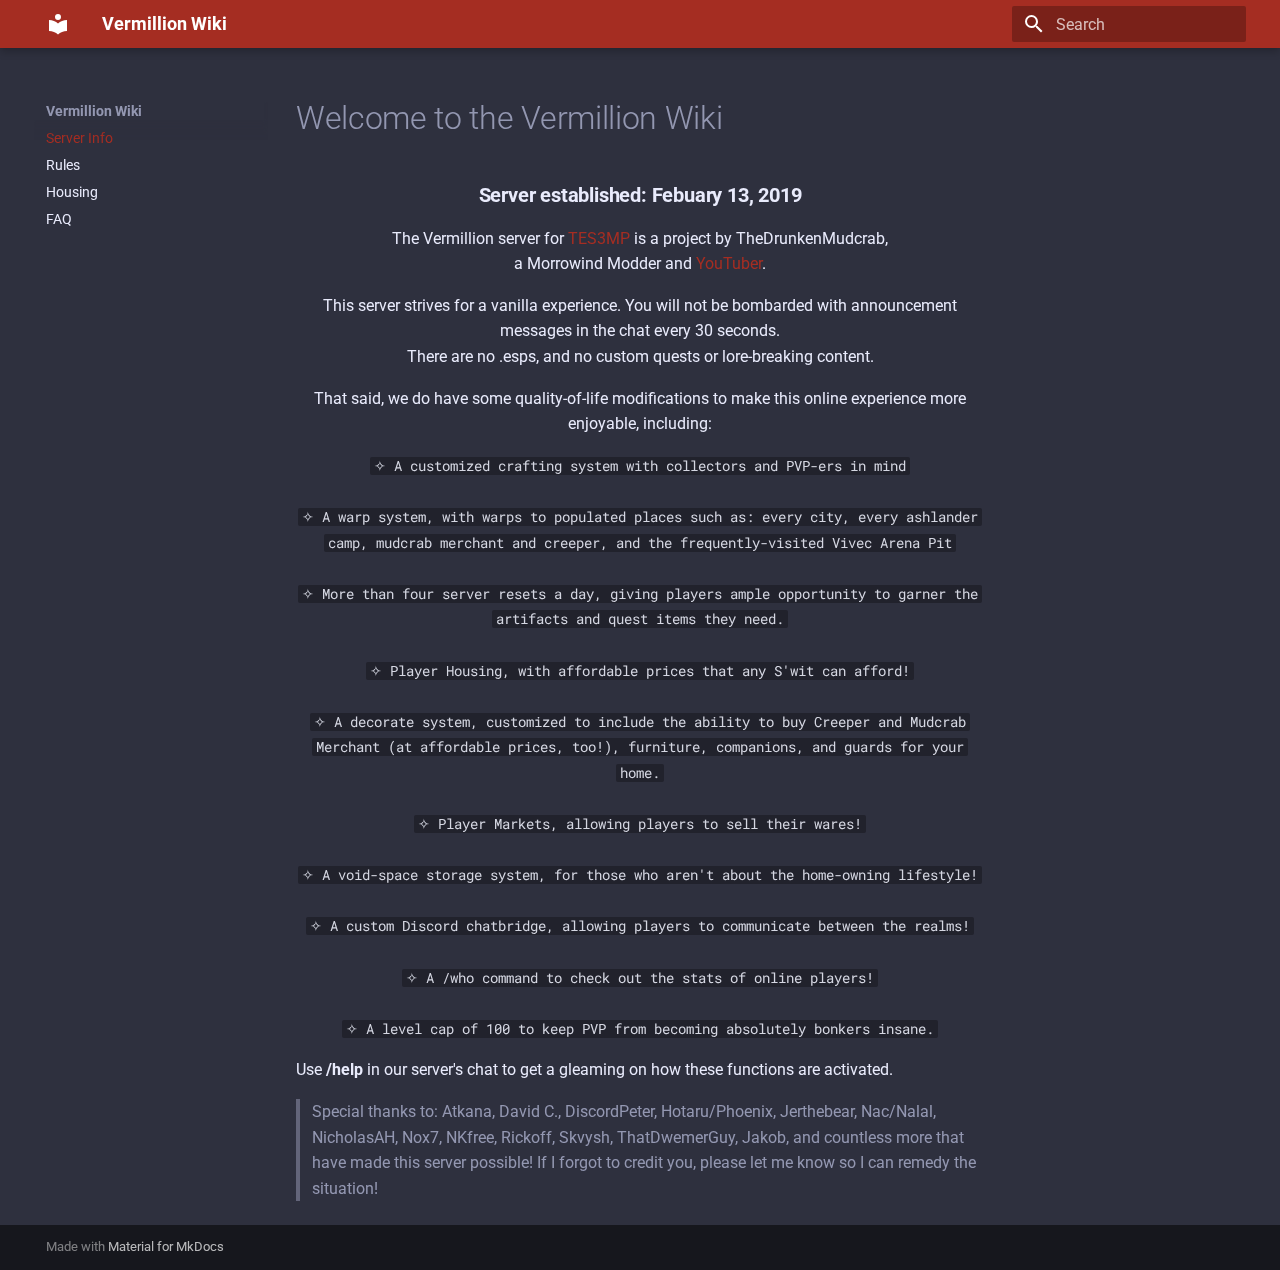
<file: index.html>
<!doctype html>
<html lang="en" class="no-js">
  <head>
    
      <meta charset="utf-8">
      <meta name="viewport" content="width=device-width,initial-scale=1">
      
      
      
      
      
        <link rel="next" href="rules/">
      
      <link rel="icon" href="assets/images/favicon.png">
      <meta name="generator" content="mkdocs-1.4.2, mkdocs-material-9.0.6">
    
    
      
        <title>Vermillion Wiki</title>
      
    
    
      <link rel="stylesheet" href="assets/stylesheets/main.558e4712.min.css">
      
        
        <link rel="stylesheet" href="assets/stylesheets/palette.2505c338.min.css">
      
      

    
    
    
      
        
        
        <link rel="preconnect" href="https://fonts.gstatic.com" crossorigin>
        <link rel="stylesheet" href="https://fonts.googleapis.com/css?family=Roboto:300,300i,400,400i,700,700i%7CRoboto+Mono:400,400i,700,700i&display=fallback">
        <style>:root{--md-text-font:"Roboto";--md-code-font:"Roboto Mono"}</style>
      
    
    
      <link rel="stylesheet" href="stylesheets/extra.css">
    
    <script>__md_scope=new URL(".",location),__md_hash=e=>[...e].reduce((e,_)=>(e<<5)-e+_.charCodeAt(0),0),__md_get=(e,_=localStorage,t=__md_scope)=>JSON.parse(_.getItem(t.pathname+"."+e)),__md_set=(e,_,t=localStorage,a=__md_scope)=>{try{t.setItem(a.pathname+"."+e,JSON.stringify(_))}catch(e){}}</script>
    
      

    
    
    
  </head>
  
  
    
    
      
    
    
    
    
    <body dir="ltr" data-md-color-scheme="slate" data-md-color-primary="" data-md-color-accent="">
  
    
    
      <script>var palette=__md_get("__palette");if(palette&&"object"==typeof palette.color)for(var key of Object.keys(palette.color))document.body.setAttribute("data-md-color-"+key,palette.color[key])</script>
    
    <input class="md-toggle" data-md-toggle="drawer" type="checkbox" id="__drawer" autocomplete="off">
    <input class="md-toggle" data-md-toggle="search" type="checkbox" id="__search" autocomplete="off">
    <label class="md-overlay" for="__drawer"></label>
    <div data-md-component="skip">
      
        
        <a href="#welcome-to-the-vermillion-wiki" class="md-skip">
          Skip to content
        </a>
      
    </div>
    <div data-md-component="announce">
      
    </div>
    
    
      

<header class="md-header" data-md-component="header">
  <nav class="md-header__inner md-grid" aria-label="Header">
    <a href="." title="Vermillion Wiki" class="md-header__button md-logo" aria-label="Vermillion Wiki" data-md-component="logo">
      
  
  <svg xmlns="http://www.w3.org/2000/svg" viewBox="0 0 24 24"><path d="M12 8a3 3 0 0 0 3-3 3 3 0 0 0-3-3 3 3 0 0 0-3 3 3 3 0 0 0 3 3m0 3.54C9.64 9.35 6.5 8 3 8v11c3.5 0 6.64 1.35 9 3.54 2.36-2.19 5.5-3.54 9-3.54V8c-3.5 0-6.64 1.35-9 3.54Z"/></svg>

    </a>
    <label class="md-header__button md-icon" for="__drawer">
      <svg xmlns="http://www.w3.org/2000/svg" viewBox="0 0 24 24"><path d="M3 6h18v2H3V6m0 5h18v2H3v-2m0 5h18v2H3v-2Z"/></svg>
    </label>
    <div class="md-header__title" data-md-component="header-title">
      <div class="md-header__ellipsis">
        <div class="md-header__topic">
          <span class="md-ellipsis">
            Vermillion Wiki
          </span>
        </div>
        <div class="md-header__topic" data-md-component="header-topic">
          <span class="md-ellipsis">
            
              Server Info
            
          </span>
        </div>
      </div>
    </div>
    
      <form class="md-header__option" data-md-component="palette">
        
          
          <input class="md-option" data-md-color-media="" data-md-color-scheme="slate" data-md-color-primary="" data-md-color-accent=""  aria-hidden="true"  type="radio" name="__palette" id="__palette_1">
          
        
      </form>
    
    
    
      <label class="md-header__button md-icon" for="__search">
        <svg xmlns="http://www.w3.org/2000/svg" viewBox="0 0 24 24"><path d="M9.5 3A6.5 6.5 0 0 1 16 9.5c0 1.61-.59 3.09-1.56 4.23l.27.27h.79l5 5-1.5 1.5-5-5v-.79l-.27-.27A6.516 6.516 0 0 1 9.5 16 6.5 6.5 0 0 1 3 9.5 6.5 6.5 0 0 1 9.5 3m0 2C7 5 5 7 5 9.5S7 14 9.5 14 14 12 14 9.5 12 5 9.5 5Z"/></svg>
      </label>
      <div class="md-search" data-md-component="search" role="dialog">
  <label class="md-search__overlay" for="__search"></label>
  <div class="md-search__inner" role="search">
    <form class="md-search__form" name="search">
      <input type="text" class="md-search__input" name="query" aria-label="Search" placeholder="Search" autocapitalize="off" autocorrect="off" autocomplete="off" spellcheck="false" data-md-component="search-query" required>
      <label class="md-search__icon md-icon" for="__search">
        <svg xmlns="http://www.w3.org/2000/svg" viewBox="0 0 24 24"><path d="M9.5 3A6.5 6.5 0 0 1 16 9.5c0 1.61-.59 3.09-1.56 4.23l.27.27h.79l5 5-1.5 1.5-5-5v-.79l-.27-.27A6.516 6.516 0 0 1 9.5 16 6.5 6.5 0 0 1 3 9.5 6.5 6.5 0 0 1 9.5 3m0 2C7 5 5 7 5 9.5S7 14 9.5 14 14 12 14 9.5 12 5 9.5 5Z"/></svg>
        <svg xmlns="http://www.w3.org/2000/svg" viewBox="0 0 24 24"><path d="M20 11v2H8l5.5 5.5-1.42 1.42L4.16 12l7.92-7.92L13.5 5.5 8 11h12Z"/></svg>
      </label>
      <nav class="md-search__options" aria-label="Search">
        
        <button type="reset" class="md-search__icon md-icon" title="Clear" aria-label="Clear" tabindex="-1">
          <svg xmlns="http://www.w3.org/2000/svg" viewBox="0 0 24 24"><path d="M19 6.41 17.59 5 12 10.59 6.41 5 5 6.41 10.59 12 5 17.59 6.41 19 12 13.41 17.59 19 19 17.59 13.41 12 19 6.41Z"/></svg>
        </button>
      </nav>
      
    </form>
    <div class="md-search__output">
      <div class="md-search__scrollwrap" data-md-scrollfix>
        <div class="md-search-result" data-md-component="search-result">
          <div class="md-search-result__meta">
            Initializing search
          </div>
          <ol class="md-search-result__list" role="presentation"></ol>
        </div>
      </div>
    </div>
  </div>
</div>
    
    
  </nav>
  
</header>
    
    <div class="md-container" data-md-component="container">
      
      
        
          
        
      
      <main class="md-main" data-md-component="main">
        <div class="md-main__inner md-grid">
          
            
              
              <div class="md-sidebar md-sidebar--primary" data-md-component="sidebar" data-md-type="navigation" >
                <div class="md-sidebar__scrollwrap">
                  <div class="md-sidebar__inner">
                    


<nav class="md-nav md-nav--primary" aria-label="Navigation" data-md-level="0">
  <label class="md-nav__title" for="__drawer">
    <a href="." title="Vermillion Wiki" class="md-nav__button md-logo" aria-label="Vermillion Wiki" data-md-component="logo">
      
  
  <svg xmlns="http://www.w3.org/2000/svg" viewBox="0 0 24 24"><path d="M12 8a3 3 0 0 0 3-3 3 3 0 0 0-3-3 3 3 0 0 0-3 3 3 3 0 0 0 3 3m0 3.54C9.64 9.35 6.5 8 3 8v11c3.5 0 6.64 1.35 9 3.54 2.36-2.19 5.5-3.54 9-3.54V8c-3.5 0-6.64 1.35-9 3.54Z"/></svg>

    </a>
    Vermillion Wiki
  </label>
  
  <ul class="md-nav__list" data-md-scrollfix>
    
      
      
      

  
  
    
  
  
    <li class="md-nav__item md-nav__item--active">
      
      <input class="md-nav__toggle md-toggle" data-md-toggle="toc" type="checkbox" id="__toc">
      
      
        
      
      
      <a href="." class="md-nav__link md-nav__link--active">
        Server Info
      </a>
      
    </li>
  

    
      
      
      

  
  
  
    <li class="md-nav__item">
      <a href="rules/" class="md-nav__link">
        Rules
      </a>
    </li>
  

    
      
      
      

  
  
  
    <li class="md-nav__item">
      <a href="housing/" class="md-nav__link">
        Housing
      </a>
    </li>
  

    
      
      
      

  
  
  
    <li class="md-nav__item">
      <a href="faq/" class="md-nav__link">
        FAQ
      </a>
    </li>
  

    
  </ul>
</nav>
                  </div>
                </div>
              </div>
            
            
              
              <div class="md-sidebar md-sidebar--secondary" data-md-component="sidebar" data-md-type="toc" >
                <div class="md-sidebar__scrollwrap">
                  <div class="md-sidebar__inner">
                    

<nav class="md-nav md-nav--secondary" aria-label="Table of contents">
  
  
  
    
  
  
</nav>
                  </div>
                </div>
              </div>
            
          
          
            <div class="md-content" data-md-component="content">
              <article class="md-content__inner md-typeset">
                
                  



<h1 id="welcome-to-the-vermillion-wiki">Welcome to the Vermillion Wiki<a class="headerlink" href="#welcome-to-the-vermillion-wiki" title="Permanent link">&para;</a></h1>
<p><center><h3><strong>Server established: Febuary 13, 2019</strong></h2></center>
<center>The Vermillion server for <a href="https://github.com/TES3MP/TES3MP/releases">TES3MP</a> is a project by TheDrunkenMudcrab,
<br>a Morrowind Modder and <a href="https://www.youtube.com/@thedrunkenmudcrab">YouTuber</a>.</p>
<p>This server strives for a vanilla experience. You will not be bombarded with announcement messages in the chat every 30 seconds.
<br>There are no .esps, and no custom quests or lore-breaking content. </p>
<p>That said, we do have some quality-of-life modifications to make this online experience more enjoyable, including: 
</center>
<center>
<code>✧ A customized crafting system with collectors and PVP-ers in mind</code>
<br><br>
<code>✧ A warp system, with warps to populated places such as: every city, every ashlander camp, mudcrab merchant and creeper, and the frequently-visited Vivec Arena Pit</code>
<br><br>
<code>✧ More than four server resets a day, giving players ample opportunity to garner the artifacts and quest items they need.</code>
<br><br>
<code>✧ Player Housing, with affordable prices that any S'wit can afford!</code>
<br><br>
<code>✧ A decorate system, customized to include the ability to buy Creeper and Mudcrab Merchant (at affordable prices, too!), furniture, companions, and guards for your home.</code> 
<br><br>
<code>✧ Player Markets, allowing players to sell their wares!</code>
<br><br>
<code>✧ A void-space storage system, for those who aren't about the home-owning lifestyle!</code>
<br><br>
<code>✧ A custom Discord chatbridge, allowing players to communicate between the realms!</code>
<br><br>
<code>✧ A /who command to check out the stats of online players!</code>
<br><br>
<code>✧ A level cap of 100 to keep PVP from becoming absolutely bonkers insane.</code>
</center></p>
<p>Use <strong>/help</strong> in our server's chat to get a gleaming on how these functions are activated.</p>
<blockquote>
<p>Special thanks to: Atkana, David C., DiscordPeter, Hotaru/Phoenix, Jerthebear, Nac/Nalal, NicholasAH, Nox7, NKfree, Rickoff, Skvysh, ThatDwemerGuy, Jakob, and countless more that have made this server possible! If I forgot to credit you, please let me know so I can remedy the situation! </p>
</blockquote>





                
              </article>
            </div>
          
          
        </div>
        
      </main>
      
        <footer class="md-footer">
  
  <div class="md-footer-meta md-typeset">
    <div class="md-footer-meta__inner md-grid">
      <div class="md-copyright">
  
  
    Made with
    <a href="https://squidfunk.github.io/mkdocs-material/" target="_blank" rel="noopener">
      Material for MkDocs
    </a>
  
</div>
      
    </div>
  </div>
</footer>
      
    </div>
    <div class="md-dialog" data-md-component="dialog">
      <div class="md-dialog__inner md-typeset"></div>
    </div>
    
    <script id="__config" type="application/json">{"base": ".", "features": [], "search": "assets/javascripts/workers/search.e5c33ebb.min.js", "translations": {"clipboard.copied": "Copied to clipboard", "clipboard.copy": "Copy to clipboard", "search.result.more.one": "1 more on this page", "search.result.more.other": "# more on this page", "search.result.none": "No matching documents", "search.result.one": "1 matching document", "search.result.other": "# matching documents", "search.result.placeholder": "Type to start searching", "search.result.term.missing": "Missing", "select.version": "Select version"}}</script>
    
    
      <script src="assets/javascripts/bundle.51d95adb.min.js"></script>
      
    
  </body>
</html>
</file>
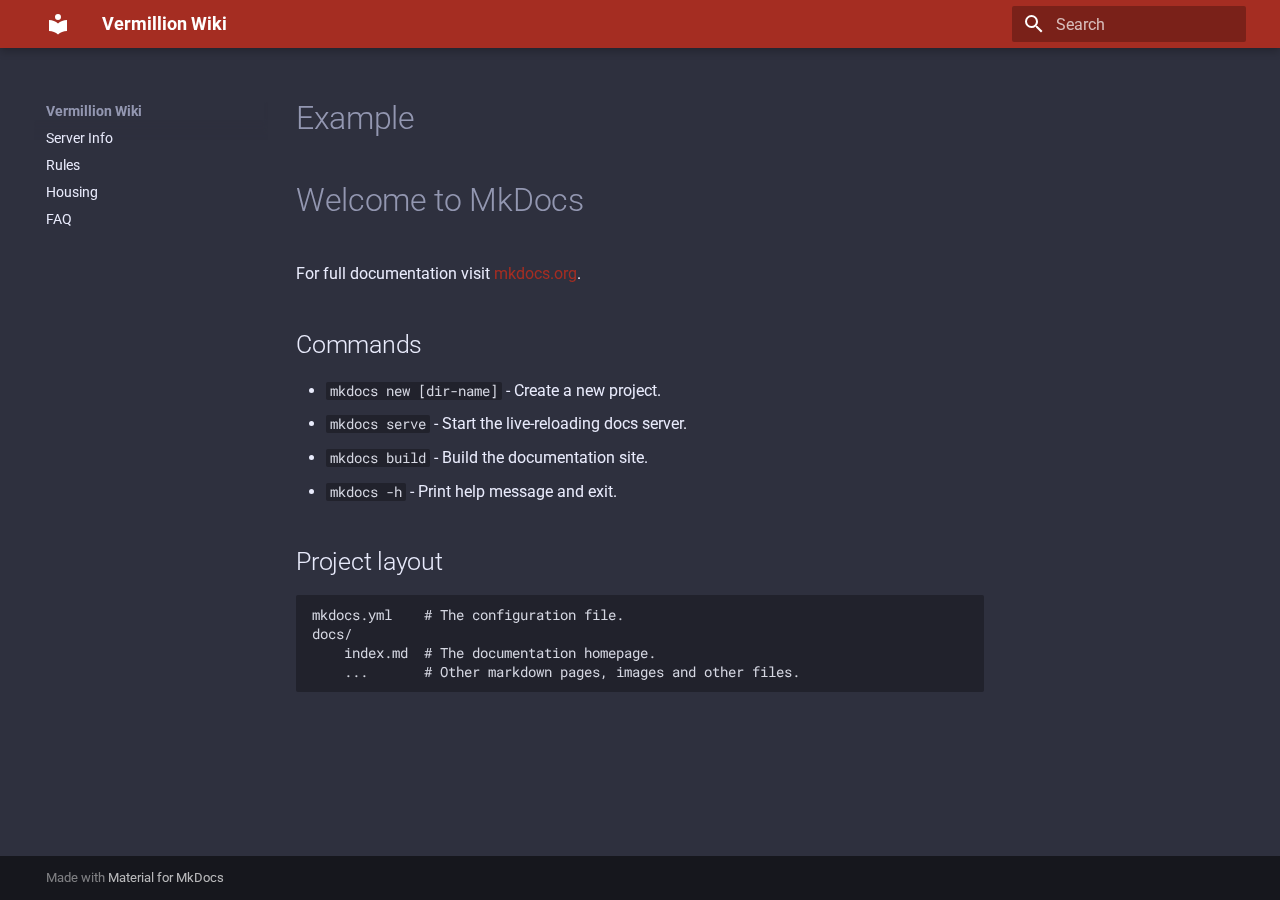
<file: example/index.html>
<!doctype html>
<html lang="en" class="no-js">
  <head>
    
      <meta charset="utf-8">
      <meta name="viewport" content="width=device-width,initial-scale=1">
      
      
      
      
      
      <link rel="icon" href="../assets/images/favicon.png">
      <meta name="generator" content="mkdocs-1.4.2, mkdocs-material-9.0.6">
    
    
      
        <title>Example - Vermillion Wiki</title>
      
    
    
      <link rel="stylesheet" href="../assets/stylesheets/main.558e4712.min.css">
      
        
        <link rel="stylesheet" href="../assets/stylesheets/palette.2505c338.min.css">
      
      

    
    
    
      
        
        
        <link rel="preconnect" href="https://fonts.gstatic.com" crossorigin>
        <link rel="stylesheet" href="https://fonts.googleapis.com/css?family=Roboto:300,300i,400,400i,700,700i%7CRoboto+Mono:400,400i,700,700i&display=fallback">
        <style>:root{--md-text-font:"Roboto";--md-code-font:"Roboto Mono"}</style>
      
    
    
      <link rel="stylesheet" href="../stylesheets/extra.css">
    
    <script>__md_scope=new URL("..",location),__md_hash=e=>[...e].reduce((e,_)=>(e<<5)-e+_.charCodeAt(0),0),__md_get=(e,_=localStorage,t=__md_scope)=>JSON.parse(_.getItem(t.pathname+"."+e)),__md_set=(e,_,t=localStorage,a=__md_scope)=>{try{t.setItem(a.pathname+"."+e,JSON.stringify(_))}catch(e){}}</script>
    
      

    
    
    
  </head>
  
  
    
    
      
    
    
    
    
    <body dir="ltr" data-md-color-scheme="slate" data-md-color-primary="" data-md-color-accent="">
  
    
    
      <script>var palette=__md_get("__palette");if(palette&&"object"==typeof palette.color)for(var key of Object.keys(palette.color))document.body.setAttribute("data-md-color-"+key,palette.color[key])</script>
    
    <input class="md-toggle" data-md-toggle="drawer" type="checkbox" id="__drawer" autocomplete="off">
    <input class="md-toggle" data-md-toggle="search" type="checkbox" id="__search" autocomplete="off">
    <label class="md-overlay" for="__drawer"></label>
    <div data-md-component="skip">
      
        
        <a href="#example" class="md-skip">
          Skip to content
        </a>
      
    </div>
    <div data-md-component="announce">
      
    </div>
    
    
      

<header class="md-header" data-md-component="header">
  <nav class="md-header__inner md-grid" aria-label="Header">
    <a href=".." title="Vermillion Wiki" class="md-header__button md-logo" aria-label="Vermillion Wiki" data-md-component="logo">
      
  
  <svg xmlns="http://www.w3.org/2000/svg" viewBox="0 0 24 24"><path d="M12 8a3 3 0 0 0 3-3 3 3 0 0 0-3-3 3 3 0 0 0-3 3 3 3 0 0 0 3 3m0 3.54C9.64 9.35 6.5 8 3 8v11c3.5 0 6.64 1.35 9 3.54 2.36-2.19 5.5-3.54 9-3.54V8c-3.5 0-6.64 1.35-9 3.54Z"/></svg>

    </a>
    <label class="md-header__button md-icon" for="__drawer">
      <svg xmlns="http://www.w3.org/2000/svg" viewBox="0 0 24 24"><path d="M3 6h18v2H3V6m0 5h18v2H3v-2m0 5h18v2H3v-2Z"/></svg>
    </label>
    <div class="md-header__title" data-md-component="header-title">
      <div class="md-header__ellipsis">
        <div class="md-header__topic">
          <span class="md-ellipsis">
            Vermillion Wiki
          </span>
        </div>
        <div class="md-header__topic" data-md-component="header-topic">
          <span class="md-ellipsis">
            
              Example
            
          </span>
        </div>
      </div>
    </div>
    
      <form class="md-header__option" data-md-component="palette">
        
          
          <input class="md-option" data-md-color-media="" data-md-color-scheme="slate" data-md-color-primary="" data-md-color-accent=""  aria-hidden="true"  type="radio" name="__palette" id="__palette_1">
          
        
      </form>
    
    
    
      <label class="md-header__button md-icon" for="__search">
        <svg xmlns="http://www.w3.org/2000/svg" viewBox="0 0 24 24"><path d="M9.5 3A6.5 6.5 0 0 1 16 9.5c0 1.61-.59 3.09-1.56 4.23l.27.27h.79l5 5-1.5 1.5-5-5v-.79l-.27-.27A6.516 6.516 0 0 1 9.5 16 6.5 6.5 0 0 1 3 9.5 6.5 6.5 0 0 1 9.5 3m0 2C7 5 5 7 5 9.5S7 14 9.5 14 14 12 14 9.5 12 5 9.5 5Z"/></svg>
      </label>
      <div class="md-search" data-md-component="search" role="dialog">
  <label class="md-search__overlay" for="__search"></label>
  <div class="md-search__inner" role="search">
    <form class="md-search__form" name="search">
      <input type="text" class="md-search__input" name="query" aria-label="Search" placeholder="Search" autocapitalize="off" autocorrect="off" autocomplete="off" spellcheck="false" data-md-component="search-query" required>
      <label class="md-search__icon md-icon" for="__search">
        <svg xmlns="http://www.w3.org/2000/svg" viewBox="0 0 24 24"><path d="M9.5 3A6.5 6.5 0 0 1 16 9.5c0 1.61-.59 3.09-1.56 4.23l.27.27h.79l5 5-1.5 1.5-5-5v-.79l-.27-.27A6.516 6.516 0 0 1 9.5 16 6.5 6.5 0 0 1 3 9.5 6.5 6.5 0 0 1 9.5 3m0 2C7 5 5 7 5 9.5S7 14 9.5 14 14 12 14 9.5 12 5 9.5 5Z"/></svg>
        <svg xmlns="http://www.w3.org/2000/svg" viewBox="0 0 24 24"><path d="M20 11v2H8l5.5 5.5-1.42 1.42L4.16 12l7.92-7.92L13.5 5.5 8 11h12Z"/></svg>
      </label>
      <nav class="md-search__options" aria-label="Search">
        
        <button type="reset" class="md-search__icon md-icon" title="Clear" aria-label="Clear" tabindex="-1">
          <svg xmlns="http://www.w3.org/2000/svg" viewBox="0 0 24 24"><path d="M19 6.41 17.59 5 12 10.59 6.41 5 5 6.41 10.59 12 5 17.59 6.41 19 12 13.41 17.59 19 19 17.59 13.41 12 19 6.41Z"/></svg>
        </button>
      </nav>
      
    </form>
    <div class="md-search__output">
      <div class="md-search__scrollwrap" data-md-scrollfix>
        <div class="md-search-result" data-md-component="search-result">
          <div class="md-search-result__meta">
            Initializing search
          </div>
          <ol class="md-search-result__list" role="presentation"></ol>
        </div>
      </div>
    </div>
  </div>
</div>
    
    
  </nav>
  
</header>
    
    <div class="md-container" data-md-component="container">
      
      
        
          
        
      
      <main class="md-main" data-md-component="main">
        <div class="md-main__inner md-grid">
          
            
              
              <div class="md-sidebar md-sidebar--primary" data-md-component="sidebar" data-md-type="navigation" >
                <div class="md-sidebar__scrollwrap">
                  <div class="md-sidebar__inner">
                    


<nav class="md-nav md-nav--primary" aria-label="Navigation" data-md-level="0">
  <label class="md-nav__title" for="__drawer">
    <a href=".." title="Vermillion Wiki" class="md-nav__button md-logo" aria-label="Vermillion Wiki" data-md-component="logo">
      
  
  <svg xmlns="http://www.w3.org/2000/svg" viewBox="0 0 24 24"><path d="M12 8a3 3 0 0 0 3-3 3 3 0 0 0-3-3 3 3 0 0 0-3 3 3 3 0 0 0 3 3m0 3.54C9.64 9.35 6.5 8 3 8v11c3.5 0 6.64 1.35 9 3.54 2.36-2.19 5.5-3.54 9-3.54V8c-3.5 0-6.64 1.35-9 3.54Z"/></svg>

    </a>
    Vermillion Wiki
  </label>
  
  <ul class="md-nav__list" data-md-scrollfix>
    
      
      
      

  
  
  
    <li class="md-nav__item">
      <a href=".." class="md-nav__link">
        Server Info
      </a>
    </li>
  

    
      
      
      

  
  
  
    <li class="md-nav__item">
      <a href="../rules/" class="md-nav__link">
        Rules
      </a>
    </li>
  

    
      
      
      

  
  
  
    <li class="md-nav__item">
      <a href="../housing/" class="md-nav__link">
        Housing
      </a>
    </li>
  

    
      
      
      

  
  
  
    <li class="md-nav__item">
      <a href="../faq/" class="md-nav__link">
        FAQ
      </a>
    </li>
  

    
  </ul>
</nav>
                  </div>
                </div>
              </div>
            
            
              
              <div class="md-sidebar md-sidebar--secondary" data-md-component="sidebar" data-md-type="toc" >
                <div class="md-sidebar__scrollwrap">
                  <div class="md-sidebar__inner">
                    

<nav class="md-nav md-nav--secondary" aria-label="Table of contents">
  
  
  
    
  
  
</nav>
                  </div>
                </div>
              </div>
            
          
          
            <div class="md-content" data-md-component="content">
              <article class="md-content__inner md-typeset">
                
                  



<h1 id="example">Example<a class="headerlink" href="#example" title="Permanent link">&para;</a></h1>
<h1 id="welcome-to-mkdocs">Welcome to MkDocs<a class="headerlink" href="#welcome-to-mkdocs" title="Permanent link">&para;</a></h1>
<p>For full documentation visit <a href="https://www.mkdocs.org">mkdocs.org</a>.</p>
<h2 id="commands">Commands<a class="headerlink" href="#commands" title="Permanent link">&para;</a></h2>
<ul>
<li><code>mkdocs new [dir-name]</code> - Create a new project.</li>
<li><code>mkdocs serve</code> - Start the live-reloading docs server.</li>
<li><code>mkdocs build</code> - Build the documentation site.</li>
<li><code>mkdocs -h</code> - Print help message and exit.</li>
</ul>
<h2 id="project-layout">Project layout<a class="headerlink" href="#project-layout" title="Permanent link">&para;</a></h2>
<pre><code>mkdocs.yml    # The configuration file.
docs/
    index.md  # The documentation homepage.
    ...       # Other markdown pages, images and other files.
</code></pre>





                
              </article>
            </div>
          
          
        </div>
        
      </main>
      
        <footer class="md-footer">
  
  <div class="md-footer-meta md-typeset">
    <div class="md-footer-meta__inner md-grid">
      <div class="md-copyright">
  
  
    Made with
    <a href="https://squidfunk.github.io/mkdocs-material/" target="_blank" rel="noopener">
      Material for MkDocs
    </a>
  
</div>
      
    </div>
  </div>
</footer>
      
    </div>
    <div class="md-dialog" data-md-component="dialog">
      <div class="md-dialog__inner md-typeset"></div>
    </div>
    
    <script id="__config" type="application/json">{"base": "..", "features": [], "search": "../assets/javascripts/workers/search.e5c33ebb.min.js", "translations": {"clipboard.copied": "Copied to clipboard", "clipboard.copy": "Copy to clipboard", "search.result.more.one": "1 more on this page", "search.result.more.other": "# more on this page", "search.result.none": "No matching documents", "search.result.one": "1 matching document", "search.result.other": "# matching documents", "search.result.placeholder": "Type to start searching", "search.result.term.missing": "Missing", "select.version": "Select version"}}</script>
    
    
      <script src="../assets/javascripts/bundle.51d95adb.min.js"></script>
      
    
  </body>
</html>
</file>
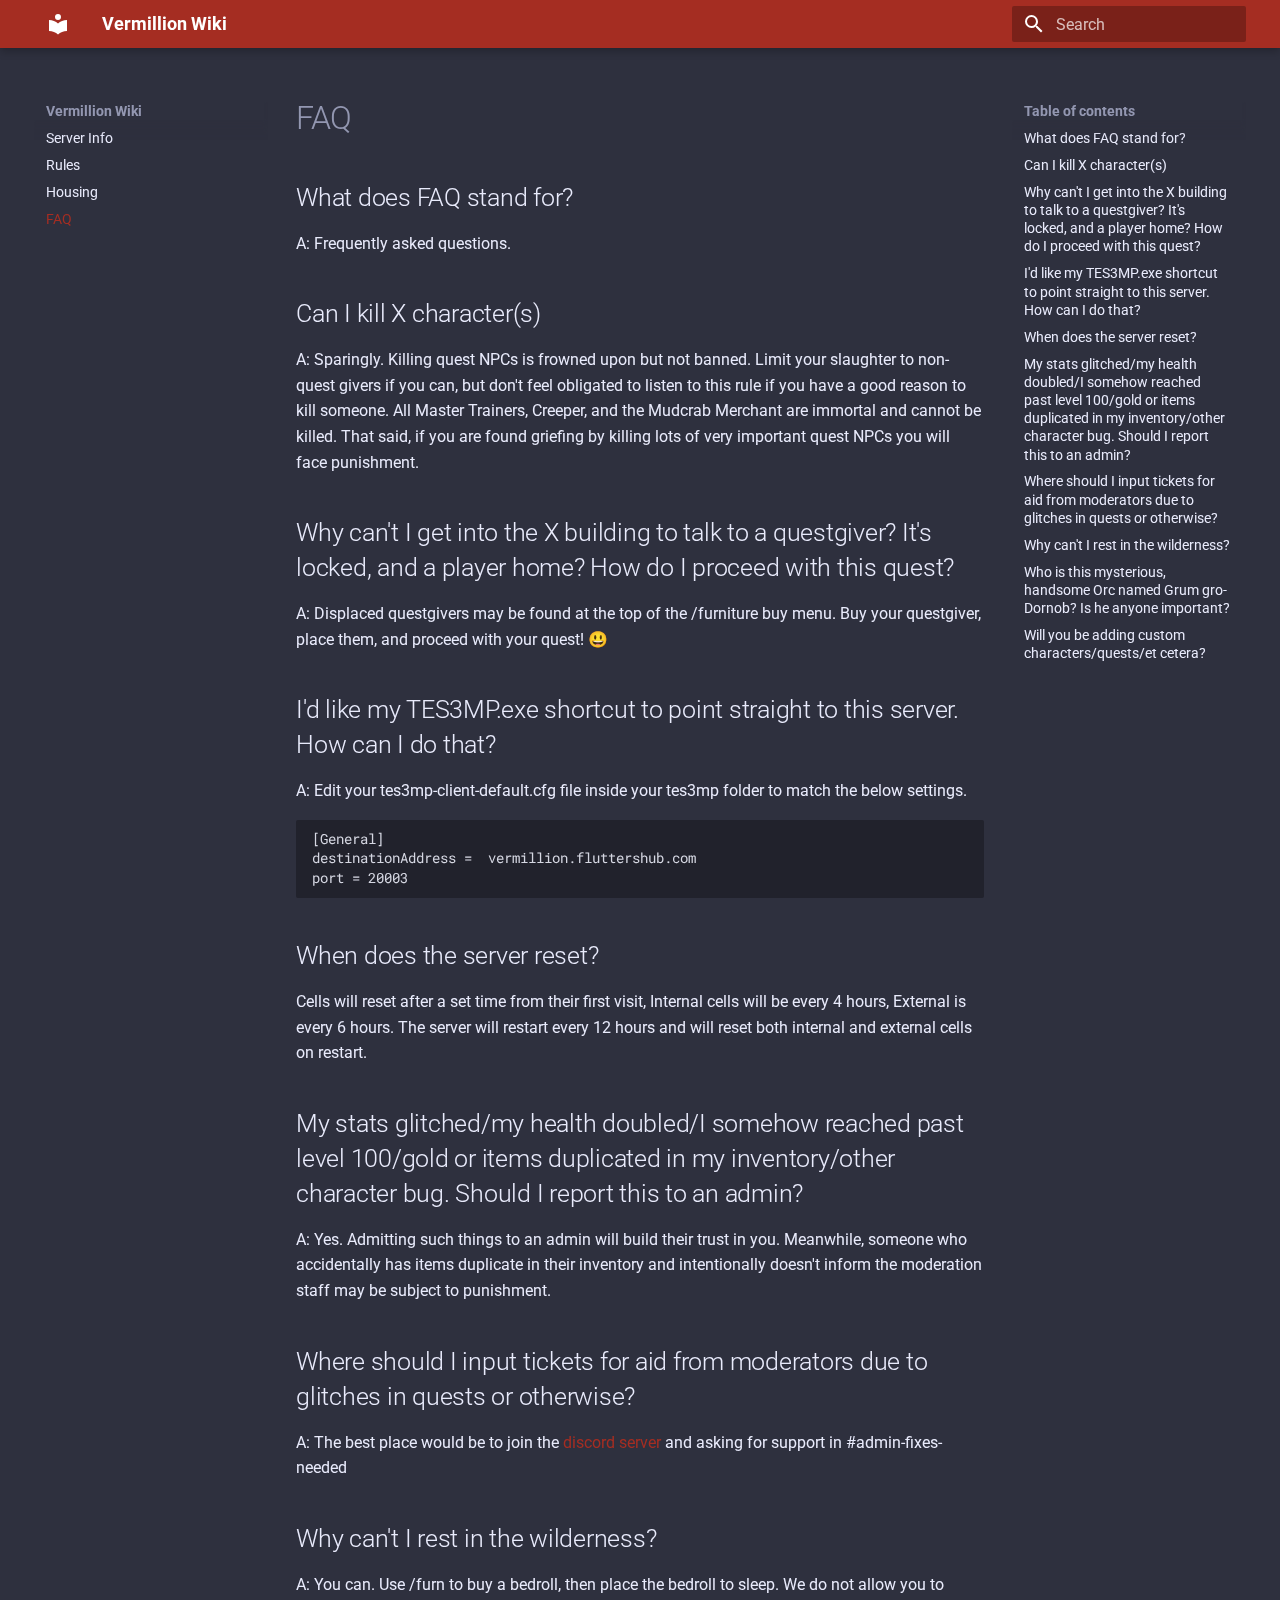
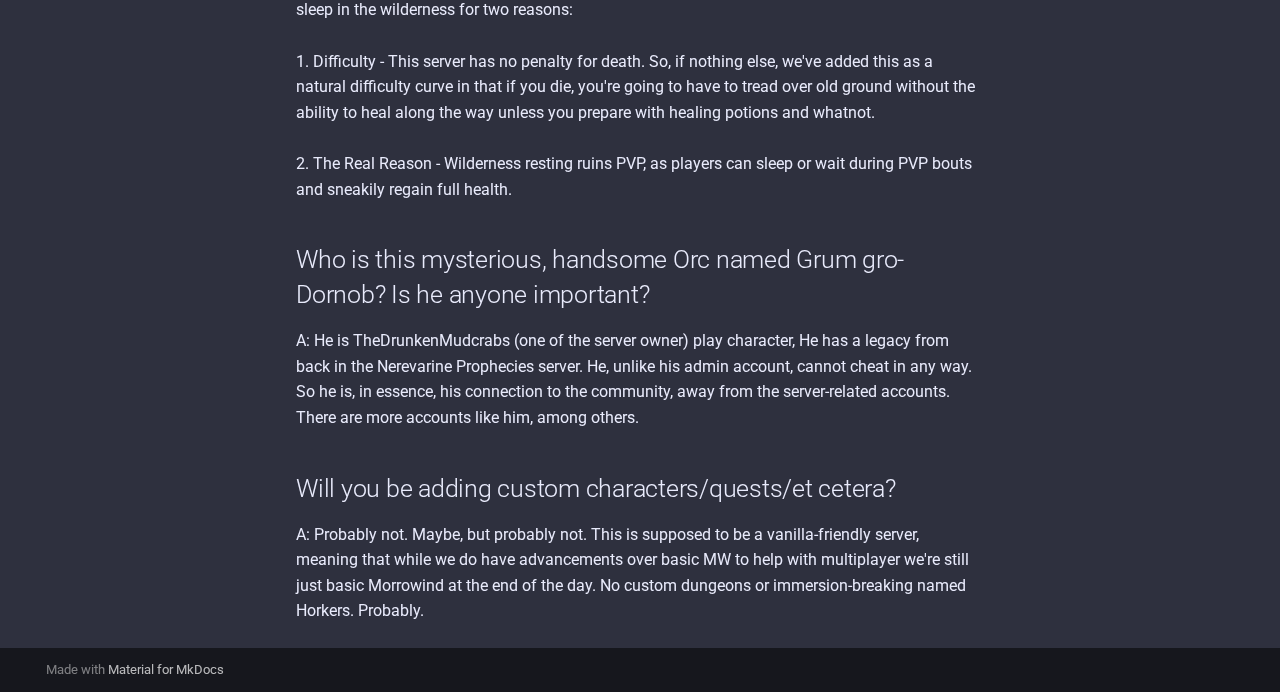
<file: faq/index.html>
<!doctype html>
<html lang="en" class="no-js">
  <head>
    
      <meta charset="utf-8">
      <meta name="viewport" content="width=device-width,initial-scale=1">
      
      
      
      
        <link rel="prev" href="../housing/">
      
      
      <link rel="icon" href="../assets/images/favicon.png">
      <meta name="generator" content="mkdocs-1.4.2, mkdocs-material-9.0.6">
    
    
      
        <title>FAQ - Vermillion Wiki</title>
      
    
    
      <link rel="stylesheet" href="../assets/stylesheets/main.558e4712.min.css">
      
        
        <link rel="stylesheet" href="../assets/stylesheets/palette.2505c338.min.css">
      
      

    
    
    
      
        
        
        <link rel="preconnect" href="https://fonts.gstatic.com" crossorigin>
        <link rel="stylesheet" href="https://fonts.googleapis.com/css?family=Roboto:300,300i,400,400i,700,700i%7CRoboto+Mono:400,400i,700,700i&display=fallback">
        <style>:root{--md-text-font:"Roboto";--md-code-font:"Roboto Mono"}</style>
      
    
    
      <link rel="stylesheet" href="../stylesheets/extra.css">
    
    <script>__md_scope=new URL("..",location),__md_hash=e=>[...e].reduce((e,_)=>(e<<5)-e+_.charCodeAt(0),0),__md_get=(e,_=localStorage,t=__md_scope)=>JSON.parse(_.getItem(t.pathname+"."+e)),__md_set=(e,_,t=localStorage,a=__md_scope)=>{try{t.setItem(a.pathname+"."+e,JSON.stringify(_))}catch(e){}}</script>
    
      

    
    
    
  </head>
  
  
    
    
      
    
    
    
    
    <body dir="ltr" data-md-color-scheme="slate" data-md-color-primary="" data-md-color-accent="">
  
    
    
      <script>var palette=__md_get("__palette");if(palette&&"object"==typeof palette.color)for(var key of Object.keys(palette.color))document.body.setAttribute("data-md-color-"+key,palette.color[key])</script>
    
    <input class="md-toggle" data-md-toggle="drawer" type="checkbox" id="__drawer" autocomplete="off">
    <input class="md-toggle" data-md-toggle="search" type="checkbox" id="__search" autocomplete="off">
    <label class="md-overlay" for="__drawer"></label>
    <div data-md-component="skip">
      
        
        <a href="#faq" class="md-skip">
          Skip to content
        </a>
      
    </div>
    <div data-md-component="announce">
      
    </div>
    
    
      

<header class="md-header" data-md-component="header">
  <nav class="md-header__inner md-grid" aria-label="Header">
    <a href=".." title="Vermillion Wiki" class="md-header__button md-logo" aria-label="Vermillion Wiki" data-md-component="logo">
      
  
  <svg xmlns="http://www.w3.org/2000/svg" viewBox="0 0 24 24"><path d="M12 8a3 3 0 0 0 3-3 3 3 0 0 0-3-3 3 3 0 0 0-3 3 3 3 0 0 0 3 3m0 3.54C9.64 9.35 6.5 8 3 8v11c3.5 0 6.64 1.35 9 3.54 2.36-2.19 5.5-3.54 9-3.54V8c-3.5 0-6.64 1.35-9 3.54Z"/></svg>

    </a>
    <label class="md-header__button md-icon" for="__drawer">
      <svg xmlns="http://www.w3.org/2000/svg" viewBox="0 0 24 24"><path d="M3 6h18v2H3V6m0 5h18v2H3v-2m0 5h18v2H3v-2Z"/></svg>
    </label>
    <div class="md-header__title" data-md-component="header-title">
      <div class="md-header__ellipsis">
        <div class="md-header__topic">
          <span class="md-ellipsis">
            Vermillion Wiki
          </span>
        </div>
        <div class="md-header__topic" data-md-component="header-topic">
          <span class="md-ellipsis">
            
              FAQ
            
          </span>
        </div>
      </div>
    </div>
    
      <form class="md-header__option" data-md-component="palette">
        
          
          <input class="md-option" data-md-color-media="" data-md-color-scheme="slate" data-md-color-primary="" data-md-color-accent=""  aria-hidden="true"  type="radio" name="__palette" id="__palette_1">
          
        
      </form>
    
    
    
      <label class="md-header__button md-icon" for="__search">
        <svg xmlns="http://www.w3.org/2000/svg" viewBox="0 0 24 24"><path d="M9.5 3A6.5 6.5 0 0 1 16 9.5c0 1.61-.59 3.09-1.56 4.23l.27.27h.79l5 5-1.5 1.5-5-5v-.79l-.27-.27A6.516 6.516 0 0 1 9.5 16 6.5 6.5 0 0 1 3 9.5 6.5 6.5 0 0 1 9.5 3m0 2C7 5 5 7 5 9.5S7 14 9.5 14 14 12 14 9.5 12 5 9.5 5Z"/></svg>
      </label>
      <div class="md-search" data-md-component="search" role="dialog">
  <label class="md-search__overlay" for="__search"></label>
  <div class="md-search__inner" role="search">
    <form class="md-search__form" name="search">
      <input type="text" class="md-search__input" name="query" aria-label="Search" placeholder="Search" autocapitalize="off" autocorrect="off" autocomplete="off" spellcheck="false" data-md-component="search-query" required>
      <label class="md-search__icon md-icon" for="__search">
        <svg xmlns="http://www.w3.org/2000/svg" viewBox="0 0 24 24"><path d="M9.5 3A6.5 6.5 0 0 1 16 9.5c0 1.61-.59 3.09-1.56 4.23l.27.27h.79l5 5-1.5 1.5-5-5v-.79l-.27-.27A6.516 6.516 0 0 1 9.5 16 6.5 6.5 0 0 1 3 9.5 6.5 6.5 0 0 1 9.5 3m0 2C7 5 5 7 5 9.5S7 14 9.5 14 14 12 14 9.5 12 5 9.5 5Z"/></svg>
        <svg xmlns="http://www.w3.org/2000/svg" viewBox="0 0 24 24"><path d="M20 11v2H8l5.5 5.5-1.42 1.42L4.16 12l7.92-7.92L13.5 5.5 8 11h12Z"/></svg>
      </label>
      <nav class="md-search__options" aria-label="Search">
        
        <button type="reset" class="md-search__icon md-icon" title="Clear" aria-label="Clear" tabindex="-1">
          <svg xmlns="http://www.w3.org/2000/svg" viewBox="0 0 24 24"><path d="M19 6.41 17.59 5 12 10.59 6.41 5 5 6.41 10.59 12 5 17.59 6.41 19 12 13.41 17.59 19 19 17.59 13.41 12 19 6.41Z"/></svg>
        </button>
      </nav>
      
    </form>
    <div class="md-search__output">
      <div class="md-search__scrollwrap" data-md-scrollfix>
        <div class="md-search-result" data-md-component="search-result">
          <div class="md-search-result__meta">
            Initializing search
          </div>
          <ol class="md-search-result__list" role="presentation"></ol>
        </div>
      </div>
    </div>
  </div>
</div>
    
    
  </nav>
  
</header>
    
    <div class="md-container" data-md-component="container">
      
      
        
          
        
      
      <main class="md-main" data-md-component="main">
        <div class="md-main__inner md-grid">
          
            
              
              <div class="md-sidebar md-sidebar--primary" data-md-component="sidebar" data-md-type="navigation" >
                <div class="md-sidebar__scrollwrap">
                  <div class="md-sidebar__inner">
                    


<nav class="md-nav md-nav--primary" aria-label="Navigation" data-md-level="0">
  <label class="md-nav__title" for="__drawer">
    <a href=".." title="Vermillion Wiki" class="md-nav__button md-logo" aria-label="Vermillion Wiki" data-md-component="logo">
      
  
  <svg xmlns="http://www.w3.org/2000/svg" viewBox="0 0 24 24"><path d="M12 8a3 3 0 0 0 3-3 3 3 0 0 0-3-3 3 3 0 0 0-3 3 3 3 0 0 0 3 3m0 3.54C9.64 9.35 6.5 8 3 8v11c3.5 0 6.64 1.35 9 3.54 2.36-2.19 5.5-3.54 9-3.54V8c-3.5 0-6.64 1.35-9 3.54Z"/></svg>

    </a>
    Vermillion Wiki
  </label>
  
  <ul class="md-nav__list" data-md-scrollfix>
    
      
      
      

  
  
  
    <li class="md-nav__item">
      <a href=".." class="md-nav__link">
        Server Info
      </a>
    </li>
  

    
      
      
      

  
  
  
    <li class="md-nav__item">
      <a href="../rules/" class="md-nav__link">
        Rules
      </a>
    </li>
  

    
      
      
      

  
  
  
    <li class="md-nav__item">
      <a href="../housing/" class="md-nav__link">
        Housing
      </a>
    </li>
  

    
      
      
      

  
  
    
  
  
    <li class="md-nav__item md-nav__item--active">
      
      <input class="md-nav__toggle md-toggle" data-md-toggle="toc" type="checkbox" id="__toc">
      
      
        
      
      
        <label class="md-nav__link md-nav__link--active" for="__toc">
          FAQ
          <span class="md-nav__icon md-icon"></span>
        </label>
      
      <a href="./" class="md-nav__link md-nav__link--active">
        FAQ
      </a>
      
        

<nav class="md-nav md-nav--secondary" aria-label="Table of contents">
  
  
  
    
  
  
    <label class="md-nav__title" for="__toc">
      <span class="md-nav__icon md-icon"></span>
      Table of contents
    </label>
    <ul class="md-nav__list" data-md-component="toc" data-md-scrollfix>
      
        <li class="md-nav__item">
  <a href="#what-does-faq-stand-for" class="md-nav__link">
    What does FAQ stand for?
  </a>
  
</li>
      
        <li class="md-nav__item">
  <a href="#can-i-kill-x-characters" class="md-nav__link">
    Can I kill X character(s)
  </a>
  
</li>
      
        <li class="md-nav__item">
  <a href="#why-cant-i-get-into-the-x-building-to-talk-to-a-questgiver-its-locked-and-a-player-home-how-do-i-proceed-with-this-quest" class="md-nav__link">
    Why can't I get into the X building to talk to a questgiver? It's locked, and a player home? How do I proceed with this quest?
  </a>
  
</li>
      
        <li class="md-nav__item">
  <a href="#id-like-my-tes3mpexe-shortcut-to-point-straight-to-this-server-how-can-i-do-that" class="md-nav__link">
    I'd like my TES3MP.exe shortcut to point straight to this server. How can I do that?
  </a>
  
</li>
      
        <li class="md-nav__item">
  <a href="#when-does-the-server-reset" class="md-nav__link">
    When does the server reset?
  </a>
  
</li>
      
        <li class="md-nav__item">
  <a href="#my-stats-glitchedmy-health-doubledi-somehow-reached-past-level-100gold-or-items-duplicated-in-my-inventoryother-character-bug-should-i-report-this-to-an-admin" class="md-nav__link">
    My stats glitched/my health doubled/I somehow reached past level 100/gold or items duplicated in my inventory/other character bug. Should I report this to an admin?
  </a>
  
</li>
      
        <li class="md-nav__item">
  <a href="#where-should-i-input-tickets-for-aid-from-moderators-due-to-glitches-in-quests-or-otherwise" class="md-nav__link">
    Where should I input tickets for aid from moderators due to glitches in quests or otherwise?
  </a>
  
</li>
      
        <li class="md-nav__item">
  <a href="#why-cant-i-rest-in-the-wilderness" class="md-nav__link">
    Why can't I rest in the wilderness?
  </a>
  
</li>
      
        <li class="md-nav__item">
  <a href="#who-is-this-mysterious-handsome-orc-named-grum-gro-dornob-is-he-anyone-important" class="md-nav__link">
    Who is this mysterious, handsome Orc named Grum gro-Dornob? Is he anyone important?
  </a>
  
</li>
      
        <li class="md-nav__item">
  <a href="#will-you-be-adding-custom-charactersquestset-cetera" class="md-nav__link">
    Will you be adding custom characters/quests/et cetera?
  </a>
  
</li>
      
    </ul>
  
</nav>
      
    </li>
  

    
  </ul>
</nav>
                  </div>
                </div>
              </div>
            
            
              
              <div class="md-sidebar md-sidebar--secondary" data-md-component="sidebar" data-md-type="toc" >
                <div class="md-sidebar__scrollwrap">
                  <div class="md-sidebar__inner">
                    

<nav class="md-nav md-nav--secondary" aria-label="Table of contents">
  
  
  
    
  
  
    <label class="md-nav__title" for="__toc">
      <span class="md-nav__icon md-icon"></span>
      Table of contents
    </label>
    <ul class="md-nav__list" data-md-component="toc" data-md-scrollfix>
      
        <li class="md-nav__item">
  <a href="#what-does-faq-stand-for" class="md-nav__link">
    What does FAQ stand for?
  </a>
  
</li>
      
        <li class="md-nav__item">
  <a href="#can-i-kill-x-characters" class="md-nav__link">
    Can I kill X character(s)
  </a>
  
</li>
      
        <li class="md-nav__item">
  <a href="#why-cant-i-get-into-the-x-building-to-talk-to-a-questgiver-its-locked-and-a-player-home-how-do-i-proceed-with-this-quest" class="md-nav__link">
    Why can't I get into the X building to talk to a questgiver? It's locked, and a player home? How do I proceed with this quest?
  </a>
  
</li>
      
        <li class="md-nav__item">
  <a href="#id-like-my-tes3mpexe-shortcut-to-point-straight-to-this-server-how-can-i-do-that" class="md-nav__link">
    I'd like my TES3MP.exe shortcut to point straight to this server. How can I do that?
  </a>
  
</li>
      
        <li class="md-nav__item">
  <a href="#when-does-the-server-reset" class="md-nav__link">
    When does the server reset?
  </a>
  
</li>
      
        <li class="md-nav__item">
  <a href="#my-stats-glitchedmy-health-doubledi-somehow-reached-past-level-100gold-or-items-duplicated-in-my-inventoryother-character-bug-should-i-report-this-to-an-admin" class="md-nav__link">
    My stats glitched/my health doubled/I somehow reached past level 100/gold or items duplicated in my inventory/other character bug. Should I report this to an admin?
  </a>
  
</li>
      
        <li class="md-nav__item">
  <a href="#where-should-i-input-tickets-for-aid-from-moderators-due-to-glitches-in-quests-or-otherwise" class="md-nav__link">
    Where should I input tickets for aid from moderators due to glitches in quests or otherwise?
  </a>
  
</li>
      
        <li class="md-nav__item">
  <a href="#why-cant-i-rest-in-the-wilderness" class="md-nav__link">
    Why can't I rest in the wilderness?
  </a>
  
</li>
      
        <li class="md-nav__item">
  <a href="#who-is-this-mysterious-handsome-orc-named-grum-gro-dornob-is-he-anyone-important" class="md-nav__link">
    Who is this mysterious, handsome Orc named Grum gro-Dornob? Is he anyone important?
  </a>
  
</li>
      
        <li class="md-nav__item">
  <a href="#will-you-be-adding-custom-charactersquestset-cetera" class="md-nav__link">
    Will you be adding custom characters/quests/et cetera?
  </a>
  
</li>
      
    </ul>
  
</nav>
                  </div>
                </div>
              </div>
            
          
          
            <div class="md-content" data-md-component="content">
              <article class="md-content__inner md-typeset">
                
                  



<h1 id="faq">FAQ<a class="headerlink" href="#faq" title="Permanent link">&para;</a></h1>
<h2 id="what-does-faq-stand-for">What does FAQ stand for?<a class="headerlink" href="#what-does-faq-stand-for" title="Permanent link">&para;</a></h2>
<p>A: Frequently asked questions.</p>
<h2 id="can-i-kill-x-characters">Can I kill X character(s)<a class="headerlink" href="#can-i-kill-x-characters" title="Permanent link">&para;</a></h2>
<p>A: Sparingly. Killing quest NPCs is frowned upon but not banned. Limit your slaughter to non-quest givers if you can, but don't feel obligated to listen to this rule if you have a good reason to kill someone. All Master Trainers, Creeper, and the Mudcrab Merchant are immortal and cannot be killed. That said, if you are found griefing by killing lots of very important quest NPCs you will face punishment.</p>
<h2 id="why-cant-i-get-into-the-x-building-to-talk-to-a-questgiver-its-locked-and-a-player-home-how-do-i-proceed-with-this-quest">Why can't I get into the X building to talk to a questgiver? It's locked, and a player home? How do I proceed with this quest?<a class="headerlink" href="#why-cant-i-get-into-the-x-building-to-talk-to-a-questgiver-its-locked-and-a-player-home-how-do-i-proceed-with-this-quest" title="Permanent link">&para;</a></h2>
<p>A: Displaced questgivers may be found at the top of the /furniture buy menu. Buy your questgiver, place them, and proceed with your quest! 😃</p>
<h2 id="id-like-my-tes3mpexe-shortcut-to-point-straight-to-this-server-how-can-i-do-that">I'd like my TES3MP.exe shortcut to point straight to this server. How can I do that?<a class="headerlink" href="#id-like-my-tes3mpexe-shortcut-to-point-straight-to-this-server-how-can-i-do-that" title="Permanent link">&para;</a></h2>
<p>A: Edit your tes3mp-client-default.cfg file inside your tes3mp folder to match the below settings.</p>
<pre><code>[General]
destinationAddress =  vermillion.fluttershub.com
port = 20003
</code></pre>
<h2 id="when-does-the-server-reset">When does the server reset?<a class="headerlink" href="#when-does-the-server-reset" title="Permanent link">&para;</a></h2>
<p>Cells will reset after a set time from their first visit, Internal cells will be every 4 hours, External is every 6 hours. The server will restart every 12 hours and will reset both internal and external cells on restart.</p>
<h2 id="my-stats-glitchedmy-health-doubledi-somehow-reached-past-level-100gold-or-items-duplicated-in-my-inventoryother-character-bug-should-i-report-this-to-an-admin">My stats glitched/my health doubled/I somehow reached past level 100/gold or items duplicated in my inventory/other character bug. Should I report this to an admin?<a class="headerlink" href="#my-stats-glitchedmy-health-doubledi-somehow-reached-past-level-100gold-or-items-duplicated-in-my-inventoryother-character-bug-should-i-report-this-to-an-admin" title="Permanent link">&para;</a></h2>
<p>A: Yes. Admitting such things to an admin will build their trust in you. Meanwhile, someone who accidentally has items duplicate in their inventory and intentionally doesn't inform the moderation staff may be subject to punishment.</p>
<h2 id="where-should-i-input-tickets-for-aid-from-moderators-due-to-glitches-in-quests-or-otherwise">Where should I input tickets for aid from moderators due to glitches in quests or otherwise?<a class="headerlink" href="#where-should-i-input-tickets-for-aid-from-moderators-due-to-glitches-in-quests-or-otherwise" title="Permanent link">&para;</a></h2>
<p>A: The best place would be to join the <a href="https://discord.gg/phrFT27">discord server</a> and asking for support in #admin-fixes-needed</p>
<h2 id="why-cant-i-rest-in-the-wilderness">Why can't I rest in the wilderness?<a class="headerlink" href="#why-cant-i-rest-in-the-wilderness" title="Permanent link">&para;</a></h2>
<p>A: You can. Use /furn to buy a bedroll, then place the bedroll to sleep. We do not allow you to sleep in the wilderness for two reasons:<br><br>
1. Difficulty - This server has no penalty for death. So, if nothing else, we've added this as a natural difficulty curve in that if you die, you're going to have to tread over old ground without the ability to heal along the way unless you prepare with healing potions and whatnot. 
<br><br>2. The Real Reason - Wilderness resting ruins PVP, as players can sleep or wait during PVP bouts and sneakily regain full health.</p>
<h2 id="who-is-this-mysterious-handsome-orc-named-grum-gro-dornob-is-he-anyone-important">Who is this mysterious, handsome Orc named Grum gro-Dornob? Is he anyone important?<a class="headerlink" href="#who-is-this-mysterious-handsome-orc-named-grum-gro-dornob-is-he-anyone-important" title="Permanent link">&para;</a></h2>
<p>A: He is TheDrunkenMudcrabs (one of the server owner) play character, He has a legacy from back in the Nerevarine Prophecies server. He, unlike his admin account, cannot cheat in any way. So he is, in essence, his connection to the community, away from the server-related accounts.
<br>There are more accounts like him, among others. </p>
<h2 id="will-you-be-adding-custom-charactersquestset-cetera">Will you be adding custom characters/quests/et cetera?<a class="headerlink" href="#will-you-be-adding-custom-charactersquestset-cetera" title="Permanent link">&para;</a></h2>
<p>A: Probably not. Maybe, but probably not. This is supposed to be a vanilla-friendly server, meaning that while we do have advancements over basic MW to help with multiplayer we're still just basic Morrowind at the end of the day. No custom dungeons or immersion-breaking named Horkers. Probably.</p>





                
              </article>
            </div>
          
          
        </div>
        
      </main>
      
        <footer class="md-footer">
  
  <div class="md-footer-meta md-typeset">
    <div class="md-footer-meta__inner md-grid">
      <div class="md-copyright">
  
  
    Made with
    <a href="https://squidfunk.github.io/mkdocs-material/" target="_blank" rel="noopener">
      Material for MkDocs
    </a>
  
</div>
      
    </div>
  </div>
</footer>
      
    </div>
    <div class="md-dialog" data-md-component="dialog">
      <div class="md-dialog__inner md-typeset"></div>
    </div>
    
    <script id="__config" type="application/json">{"base": "..", "features": [], "search": "../assets/javascripts/workers/search.e5c33ebb.min.js", "translations": {"clipboard.copied": "Copied to clipboard", "clipboard.copy": "Copy to clipboard", "search.result.more.one": "1 more on this page", "search.result.more.other": "# more on this page", "search.result.none": "No matching documents", "search.result.one": "1 matching document", "search.result.other": "# matching documents", "search.result.placeholder": "Type to start searching", "search.result.term.missing": "Missing", "select.version": "Select version"}}</script>
    
    
      <script src="../assets/javascripts/bundle.51d95adb.min.js"></script>
      
    
  </body>
</html>
</file>
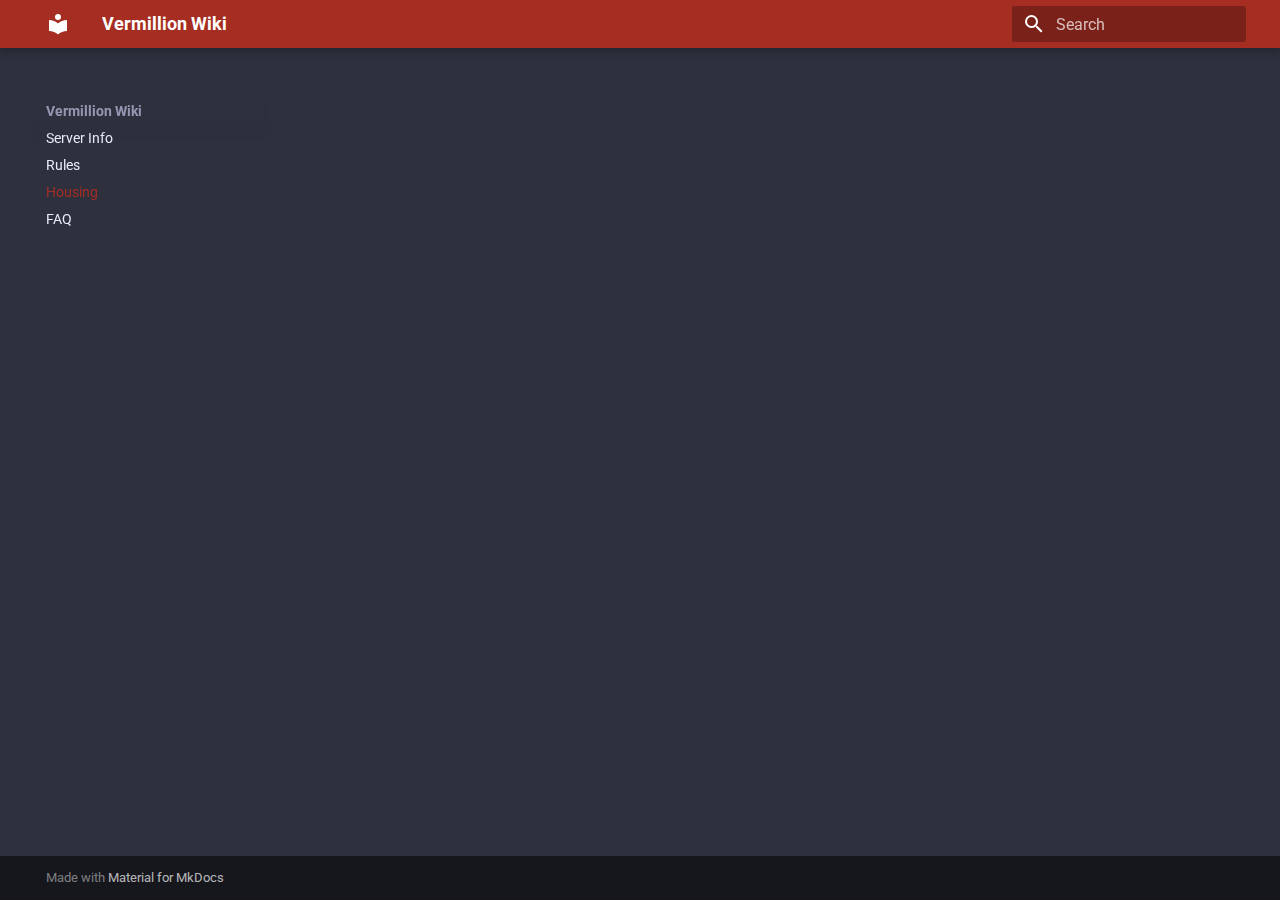
<file: housing/index.html>
<!doctype html>
<html lang="en" class="no-js">
  <head>
    
      <meta charset="utf-8">
      <meta name="viewport" content="width=device-width,initial-scale=1">
      
      
      
      
        <link rel="prev" href="../rules/">
      
      
        <link rel="next" href="../faq/">
      
      <link rel="icon" href="../assets/images/favicon.png">
      <meta name="generator" content="mkdocs-1.4.2, mkdocs-material-9.0.6">
    
    
      
        <title>Housing - Vermillion Wiki</title>
      
    
    
      <link rel="stylesheet" href="../assets/stylesheets/main.558e4712.min.css">
      
        
        <link rel="stylesheet" href="../assets/stylesheets/palette.2505c338.min.css">
      
      

    
    
    
      
        
        
        <link rel="preconnect" href="https://fonts.gstatic.com" crossorigin>
        <link rel="stylesheet" href="https://fonts.googleapis.com/css?family=Roboto:300,300i,400,400i,700,700i%7CRoboto+Mono:400,400i,700,700i&display=fallback">
        <style>:root{--md-text-font:"Roboto";--md-code-font:"Roboto Mono"}</style>
      
    
    
      <link rel="stylesheet" href="../stylesheets/extra.css">
    
    <script>__md_scope=new URL("..",location),__md_hash=e=>[...e].reduce((e,_)=>(e<<5)-e+_.charCodeAt(0),0),__md_get=(e,_=localStorage,t=__md_scope)=>JSON.parse(_.getItem(t.pathname+"."+e)),__md_set=(e,_,t=localStorage,a=__md_scope)=>{try{t.setItem(a.pathname+"."+e,JSON.stringify(_))}catch(e){}}</script>
    
      

    
    
    
  </head>
  
  
    
    
      
    
    
    
    
    <body dir="ltr" data-md-color-scheme="slate" data-md-color-primary="" data-md-color-accent="">
  
    
    
      <script>var palette=__md_get("__palette");if(palette&&"object"==typeof palette.color)for(var key of Object.keys(palette.color))document.body.setAttribute("data-md-color-"+key,palette.color[key])</script>
    
    <input class="md-toggle" data-md-toggle="drawer" type="checkbox" id="__drawer" autocomplete="off">
    <input class="md-toggle" data-md-toggle="search" type="checkbox" id="__search" autocomplete="off">
    <label class="md-overlay" for="__drawer"></label>
    <div data-md-component="skip">
      
    </div>
    <div data-md-component="announce">
      
    </div>
    
    
      

<header class="md-header" data-md-component="header">
  <nav class="md-header__inner md-grid" aria-label="Header">
    <a href=".." title="Vermillion Wiki" class="md-header__button md-logo" aria-label="Vermillion Wiki" data-md-component="logo">
      
  
  <svg xmlns="http://www.w3.org/2000/svg" viewBox="0 0 24 24"><path d="M12 8a3 3 0 0 0 3-3 3 3 0 0 0-3-3 3 3 0 0 0-3 3 3 3 0 0 0 3 3m0 3.54C9.64 9.35 6.5 8 3 8v11c3.5 0 6.64 1.35 9 3.54 2.36-2.19 5.5-3.54 9-3.54V8c-3.5 0-6.64 1.35-9 3.54Z"/></svg>

    </a>
    <label class="md-header__button md-icon" for="__drawer">
      <svg xmlns="http://www.w3.org/2000/svg" viewBox="0 0 24 24"><path d="M3 6h18v2H3V6m0 5h18v2H3v-2m0 5h18v2H3v-2Z"/></svg>
    </label>
    <div class="md-header__title" data-md-component="header-title">
      <div class="md-header__ellipsis">
        <div class="md-header__topic">
          <span class="md-ellipsis">
            Vermillion Wiki
          </span>
        </div>
        <div class="md-header__topic" data-md-component="header-topic">
          <span class="md-ellipsis">
            
              Housing
            
          </span>
        </div>
      </div>
    </div>
    
      <form class="md-header__option" data-md-component="palette">
        
          
          <input class="md-option" data-md-color-media="" data-md-color-scheme="slate" data-md-color-primary="" data-md-color-accent=""  aria-hidden="true"  type="radio" name="__palette" id="__palette_1">
          
        
      </form>
    
    
    
      <label class="md-header__button md-icon" for="__search">
        <svg xmlns="http://www.w3.org/2000/svg" viewBox="0 0 24 24"><path d="M9.5 3A6.5 6.5 0 0 1 16 9.5c0 1.61-.59 3.09-1.56 4.23l.27.27h.79l5 5-1.5 1.5-5-5v-.79l-.27-.27A6.516 6.516 0 0 1 9.5 16 6.5 6.5 0 0 1 3 9.5 6.5 6.5 0 0 1 9.5 3m0 2C7 5 5 7 5 9.5S7 14 9.5 14 14 12 14 9.5 12 5 9.5 5Z"/></svg>
      </label>
      <div class="md-search" data-md-component="search" role="dialog">
  <label class="md-search__overlay" for="__search"></label>
  <div class="md-search__inner" role="search">
    <form class="md-search__form" name="search">
      <input type="text" class="md-search__input" name="query" aria-label="Search" placeholder="Search" autocapitalize="off" autocorrect="off" autocomplete="off" spellcheck="false" data-md-component="search-query" required>
      <label class="md-search__icon md-icon" for="__search">
        <svg xmlns="http://www.w3.org/2000/svg" viewBox="0 0 24 24"><path d="M9.5 3A6.5 6.5 0 0 1 16 9.5c0 1.61-.59 3.09-1.56 4.23l.27.27h.79l5 5-1.5 1.5-5-5v-.79l-.27-.27A6.516 6.516 0 0 1 9.5 16 6.5 6.5 0 0 1 3 9.5 6.5 6.5 0 0 1 9.5 3m0 2C7 5 5 7 5 9.5S7 14 9.5 14 14 12 14 9.5 12 5 9.5 5Z"/></svg>
        <svg xmlns="http://www.w3.org/2000/svg" viewBox="0 0 24 24"><path d="M20 11v2H8l5.5 5.5-1.42 1.42L4.16 12l7.92-7.92L13.5 5.5 8 11h12Z"/></svg>
      </label>
      <nav class="md-search__options" aria-label="Search">
        
        <button type="reset" class="md-search__icon md-icon" title="Clear" aria-label="Clear" tabindex="-1">
          <svg xmlns="http://www.w3.org/2000/svg" viewBox="0 0 24 24"><path d="M19 6.41 17.59 5 12 10.59 6.41 5 5 6.41 10.59 12 5 17.59 6.41 19 12 13.41 17.59 19 19 17.59 13.41 12 19 6.41Z"/></svg>
        </button>
      </nav>
      
    </form>
    <div class="md-search__output">
      <div class="md-search__scrollwrap" data-md-scrollfix>
        <div class="md-search-result" data-md-component="search-result">
          <div class="md-search-result__meta">
            Initializing search
          </div>
          <ol class="md-search-result__list" role="presentation"></ol>
        </div>
      </div>
    </div>
  </div>
</div>
    
    
  </nav>
  
</header>
    
    <div class="md-container" data-md-component="container">
      
      
        
          
        
      
      <main class="md-main" data-md-component="main">
        <div class="md-main__inner md-grid">
          
            
              
              <div class="md-sidebar md-sidebar--primary" data-md-component="sidebar" data-md-type="navigation" >
                <div class="md-sidebar__scrollwrap">
                  <div class="md-sidebar__inner">
                    


<nav class="md-nav md-nav--primary" aria-label="Navigation" data-md-level="0">
  <label class="md-nav__title" for="__drawer">
    <a href=".." title="Vermillion Wiki" class="md-nav__button md-logo" aria-label="Vermillion Wiki" data-md-component="logo">
      
  
  <svg xmlns="http://www.w3.org/2000/svg" viewBox="0 0 24 24"><path d="M12 8a3 3 0 0 0 3-3 3 3 0 0 0-3-3 3 3 0 0 0-3 3 3 3 0 0 0 3 3m0 3.54C9.64 9.35 6.5 8 3 8v11c3.5 0 6.64 1.35 9 3.54 2.36-2.19 5.5-3.54 9-3.54V8c-3.5 0-6.64 1.35-9 3.54Z"/></svg>

    </a>
    Vermillion Wiki
  </label>
  
  <ul class="md-nav__list" data-md-scrollfix>
    
      
      
      

  
  
  
    <li class="md-nav__item">
      <a href=".." class="md-nav__link">
        Server Info
      </a>
    </li>
  

    
      
      
      

  
  
  
    <li class="md-nav__item">
      <a href="../rules/" class="md-nav__link">
        Rules
      </a>
    </li>
  

    
      
      
      

  
  
    
  
  
    <li class="md-nav__item md-nav__item--active">
      
      <input class="md-nav__toggle md-toggle" data-md-toggle="toc" type="checkbox" id="__toc">
      
      
      
      <a href="./" class="md-nav__link md-nav__link--active">
        Housing
      </a>
      
    </li>
  

    
      
      
      

  
  
  
    <li class="md-nav__item">
      <a href="../faq/" class="md-nav__link">
        FAQ
      </a>
    </li>
  

    
  </ul>
</nav>
                  </div>
                </div>
              </div>
            
            
              
              <div class="md-sidebar md-sidebar--secondary" data-md-component="sidebar" data-md-type="toc" >
                <div class="md-sidebar__scrollwrap">
                  <div class="md-sidebar__inner">
                    

<nav class="md-nav md-nav--secondary" aria-label="Table of contents">
  
  
  
  
</nav>
                  </div>
                </div>
              </div>
            
          
          
            <div class="md-content" data-md-component="content">
              <article class="md-content__inner md-typeset">
                
                  









                
              </article>
            </div>
          
          
        </div>
        
      </main>
      
        <footer class="md-footer">
  
  <div class="md-footer-meta md-typeset">
    <div class="md-footer-meta__inner md-grid">
      <div class="md-copyright">
  
  
    Made with
    <a href="https://squidfunk.github.io/mkdocs-material/" target="_blank" rel="noopener">
      Material for MkDocs
    </a>
  
</div>
      
    </div>
  </div>
</footer>
      
    </div>
    <div class="md-dialog" data-md-component="dialog">
      <div class="md-dialog__inner md-typeset"></div>
    </div>
    
    <script id="__config" type="application/json">{"base": "..", "features": [], "search": "../assets/javascripts/workers/search.e5c33ebb.min.js", "translations": {"clipboard.copied": "Copied to clipboard", "clipboard.copy": "Copy to clipboard", "search.result.more.one": "1 more on this page", "search.result.more.other": "# more on this page", "search.result.none": "No matching documents", "search.result.one": "1 matching document", "search.result.other": "# matching documents", "search.result.placeholder": "Type to start searching", "search.result.term.missing": "Missing", "select.version": "Select version"}}</script>
    
    
      <script src="../assets/javascripts/bundle.51d95adb.min.js"></script>
      
    
  </body>
</html>
</file>
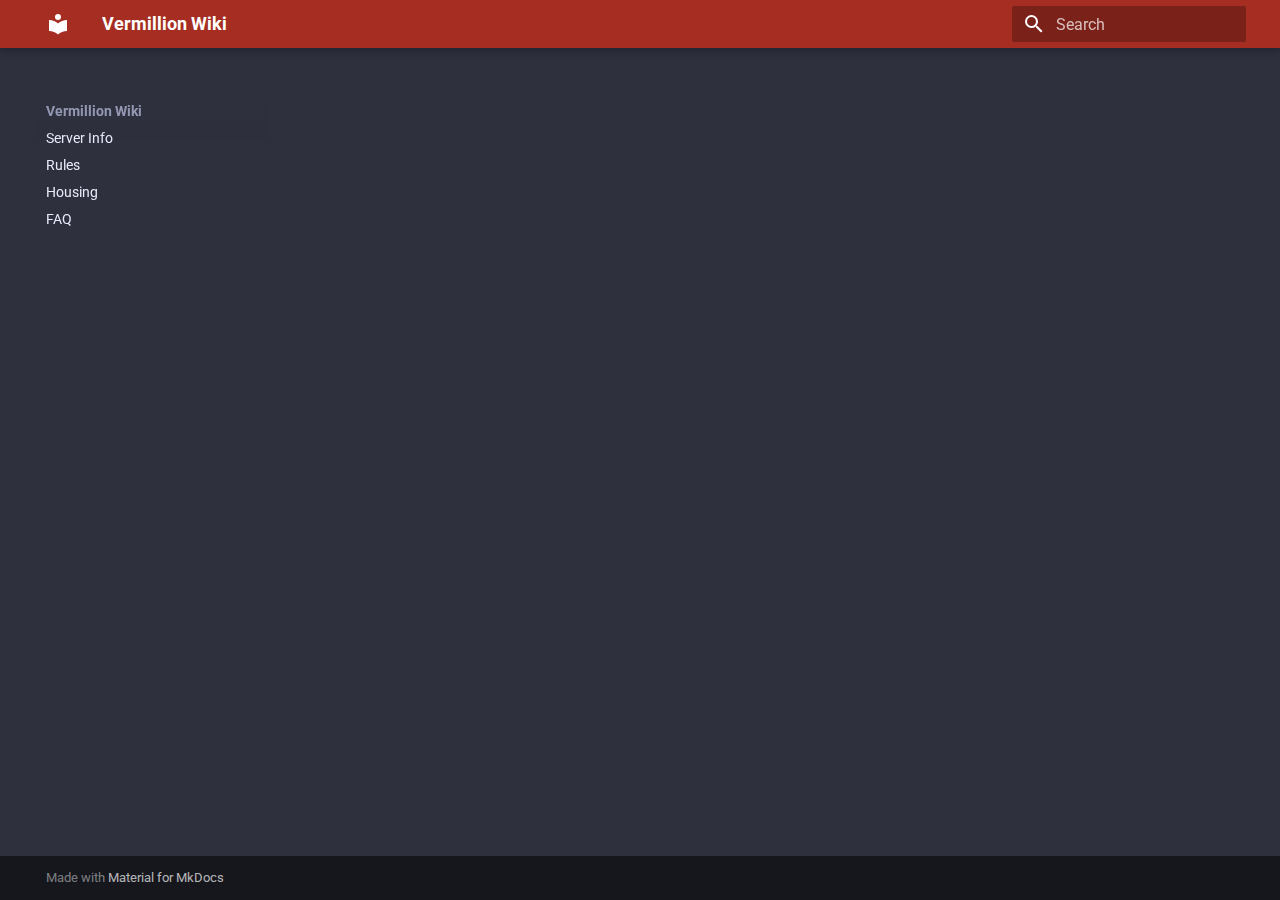
<file: market/index.html>
<!doctype html>
<html lang="en" class="no-js">
  <head>
    
      <meta charset="utf-8">
      <meta name="viewport" content="width=device-width,initial-scale=1">
      
      
      
      
      
      <link rel="icon" href="../assets/images/favicon.png">
      <meta name="generator" content="mkdocs-1.4.2, mkdocs-material-9.0.6">
    
    
      
        <title>Market - Vermillion Wiki</title>
      
    
    
      <link rel="stylesheet" href="../assets/stylesheets/main.558e4712.min.css">
      
        
        <link rel="stylesheet" href="../assets/stylesheets/palette.2505c338.min.css">
      
      

    
    
    
      
        
        
        <link rel="preconnect" href="https://fonts.gstatic.com" crossorigin>
        <link rel="stylesheet" href="https://fonts.googleapis.com/css?family=Roboto:300,300i,400,400i,700,700i%7CRoboto+Mono:400,400i,700,700i&display=fallback">
        <style>:root{--md-text-font:"Roboto";--md-code-font:"Roboto Mono"}</style>
      
    
    
      <link rel="stylesheet" href="../stylesheets/extra.css">
    
    <script>__md_scope=new URL("..",location),__md_hash=e=>[...e].reduce((e,_)=>(e<<5)-e+_.charCodeAt(0),0),__md_get=(e,_=localStorage,t=__md_scope)=>JSON.parse(_.getItem(t.pathname+"."+e)),__md_set=(e,_,t=localStorage,a=__md_scope)=>{try{t.setItem(a.pathname+"."+e,JSON.stringify(_))}catch(e){}}</script>
    
      

    
    
    
  </head>
  
  
    
    
      
    
    
    
    
    <body dir="ltr" data-md-color-scheme="slate" data-md-color-primary="" data-md-color-accent="">
  
    
    
      <script>var palette=__md_get("__palette");if(palette&&"object"==typeof palette.color)for(var key of Object.keys(palette.color))document.body.setAttribute("data-md-color-"+key,palette.color[key])</script>
    
    <input class="md-toggle" data-md-toggle="drawer" type="checkbox" id="__drawer" autocomplete="off">
    <input class="md-toggle" data-md-toggle="search" type="checkbox" id="__search" autocomplete="off">
    <label class="md-overlay" for="__drawer"></label>
    <div data-md-component="skip">
      
    </div>
    <div data-md-component="announce">
      
    </div>
    
    
      

<header class="md-header" data-md-component="header">
  <nav class="md-header__inner md-grid" aria-label="Header">
    <a href=".." title="Vermillion Wiki" class="md-header__button md-logo" aria-label="Vermillion Wiki" data-md-component="logo">
      
  
  <svg xmlns="http://www.w3.org/2000/svg" viewBox="0 0 24 24"><path d="M12 8a3 3 0 0 0 3-3 3 3 0 0 0-3-3 3 3 0 0 0-3 3 3 3 0 0 0 3 3m0 3.54C9.64 9.35 6.5 8 3 8v11c3.5 0 6.64 1.35 9 3.54 2.36-2.19 5.5-3.54 9-3.54V8c-3.5 0-6.64 1.35-9 3.54Z"/></svg>

    </a>
    <label class="md-header__button md-icon" for="__drawer">
      <svg xmlns="http://www.w3.org/2000/svg" viewBox="0 0 24 24"><path d="M3 6h18v2H3V6m0 5h18v2H3v-2m0 5h18v2H3v-2Z"/></svg>
    </label>
    <div class="md-header__title" data-md-component="header-title">
      <div class="md-header__ellipsis">
        <div class="md-header__topic">
          <span class="md-ellipsis">
            Vermillion Wiki
          </span>
        </div>
        <div class="md-header__topic" data-md-component="header-topic">
          <span class="md-ellipsis">
            
              Market
            
          </span>
        </div>
      </div>
    </div>
    
      <form class="md-header__option" data-md-component="palette">
        
          
          <input class="md-option" data-md-color-media="" data-md-color-scheme="slate" data-md-color-primary="" data-md-color-accent=""  aria-hidden="true"  type="radio" name="__palette" id="__palette_1">
          
        
      </form>
    
    
    
      <label class="md-header__button md-icon" for="__search">
        <svg xmlns="http://www.w3.org/2000/svg" viewBox="0 0 24 24"><path d="M9.5 3A6.5 6.5 0 0 1 16 9.5c0 1.61-.59 3.09-1.56 4.23l.27.27h.79l5 5-1.5 1.5-5-5v-.79l-.27-.27A6.516 6.516 0 0 1 9.5 16 6.5 6.5 0 0 1 3 9.5 6.5 6.5 0 0 1 9.5 3m0 2C7 5 5 7 5 9.5S7 14 9.5 14 14 12 14 9.5 12 5 9.5 5Z"/></svg>
      </label>
      <div class="md-search" data-md-component="search" role="dialog">
  <label class="md-search__overlay" for="__search"></label>
  <div class="md-search__inner" role="search">
    <form class="md-search__form" name="search">
      <input type="text" class="md-search__input" name="query" aria-label="Search" placeholder="Search" autocapitalize="off" autocorrect="off" autocomplete="off" spellcheck="false" data-md-component="search-query" required>
      <label class="md-search__icon md-icon" for="__search">
        <svg xmlns="http://www.w3.org/2000/svg" viewBox="0 0 24 24"><path d="M9.5 3A6.5 6.5 0 0 1 16 9.5c0 1.61-.59 3.09-1.56 4.23l.27.27h.79l5 5-1.5 1.5-5-5v-.79l-.27-.27A6.516 6.516 0 0 1 9.5 16 6.5 6.5 0 0 1 3 9.5 6.5 6.5 0 0 1 9.5 3m0 2C7 5 5 7 5 9.5S7 14 9.5 14 14 12 14 9.5 12 5 9.5 5Z"/></svg>
        <svg xmlns="http://www.w3.org/2000/svg" viewBox="0 0 24 24"><path d="M20 11v2H8l5.5 5.5-1.42 1.42L4.16 12l7.92-7.92L13.5 5.5 8 11h12Z"/></svg>
      </label>
      <nav class="md-search__options" aria-label="Search">
        
        <button type="reset" class="md-search__icon md-icon" title="Clear" aria-label="Clear" tabindex="-1">
          <svg xmlns="http://www.w3.org/2000/svg" viewBox="0 0 24 24"><path d="M19 6.41 17.59 5 12 10.59 6.41 5 5 6.41 10.59 12 5 17.59 6.41 19 12 13.41 17.59 19 19 17.59 13.41 12 19 6.41Z"/></svg>
        </button>
      </nav>
      
    </form>
    <div class="md-search__output">
      <div class="md-search__scrollwrap" data-md-scrollfix>
        <div class="md-search-result" data-md-component="search-result">
          <div class="md-search-result__meta">
            Initializing search
          </div>
          <ol class="md-search-result__list" role="presentation"></ol>
        </div>
      </div>
    </div>
  </div>
</div>
    
    
  </nav>
  
</header>
    
    <div class="md-container" data-md-component="container">
      
      
        
          
        
      
      <main class="md-main" data-md-component="main">
        <div class="md-main__inner md-grid">
          
            
              
              <div class="md-sidebar md-sidebar--primary" data-md-component="sidebar" data-md-type="navigation" >
                <div class="md-sidebar__scrollwrap">
                  <div class="md-sidebar__inner">
                    


<nav class="md-nav md-nav--primary" aria-label="Navigation" data-md-level="0">
  <label class="md-nav__title" for="__drawer">
    <a href=".." title="Vermillion Wiki" class="md-nav__button md-logo" aria-label="Vermillion Wiki" data-md-component="logo">
      
  
  <svg xmlns="http://www.w3.org/2000/svg" viewBox="0 0 24 24"><path d="M12 8a3 3 0 0 0 3-3 3 3 0 0 0-3-3 3 3 0 0 0-3 3 3 3 0 0 0 3 3m0 3.54C9.64 9.35 6.5 8 3 8v11c3.5 0 6.64 1.35 9 3.54 2.36-2.19 5.5-3.54 9-3.54V8c-3.5 0-6.64 1.35-9 3.54Z"/></svg>

    </a>
    Vermillion Wiki
  </label>
  
  <ul class="md-nav__list" data-md-scrollfix>
    
      
      
      

  
  
  
    <li class="md-nav__item">
      <a href=".." class="md-nav__link">
        Server Info
      </a>
    </li>
  

    
      
      
      

  
  
  
    <li class="md-nav__item">
      <a href="../rules/" class="md-nav__link">
        Rules
      </a>
    </li>
  

    
      
      
      

  
  
  
    <li class="md-nav__item">
      <a href="../housing/" class="md-nav__link">
        Housing
      </a>
    </li>
  

    
      
      
      

  
  
  
    <li class="md-nav__item">
      <a href="../faq/" class="md-nav__link">
        FAQ
      </a>
    </li>
  

    
  </ul>
</nav>
                  </div>
                </div>
              </div>
            
            
              
              <div class="md-sidebar md-sidebar--secondary" data-md-component="sidebar" data-md-type="toc" >
                <div class="md-sidebar__scrollwrap">
                  <div class="md-sidebar__inner">
                    

<nav class="md-nav md-nav--secondary" aria-label="Table of contents">
  
  
  
  
</nav>
                  </div>
                </div>
              </div>
            
          
          
            <div class="md-content" data-md-component="content">
              <article class="md-content__inner md-typeset">
                
                  









                
              </article>
            </div>
          
          
        </div>
        
      </main>
      
        <footer class="md-footer">
  
  <div class="md-footer-meta md-typeset">
    <div class="md-footer-meta__inner md-grid">
      <div class="md-copyright">
  
  
    Made with
    <a href="https://squidfunk.github.io/mkdocs-material/" target="_blank" rel="noopener">
      Material for MkDocs
    </a>
  
</div>
      
    </div>
  </div>
</footer>
      
    </div>
    <div class="md-dialog" data-md-component="dialog">
      <div class="md-dialog__inner md-typeset"></div>
    </div>
    
    <script id="__config" type="application/json">{"base": "..", "features": [], "search": "../assets/javascripts/workers/search.e5c33ebb.min.js", "translations": {"clipboard.copied": "Copied to clipboard", "clipboard.copy": "Copy to clipboard", "search.result.more.one": "1 more on this page", "search.result.more.other": "# more on this page", "search.result.none": "No matching documents", "search.result.one": "1 matching document", "search.result.other": "# matching documents", "search.result.placeholder": "Type to start searching", "search.result.term.missing": "Missing", "select.version": "Select version"}}</script>
    
    
      <script src="../assets/javascripts/bundle.51d95adb.min.js"></script>
      
    
  </body>
</html>
</file>
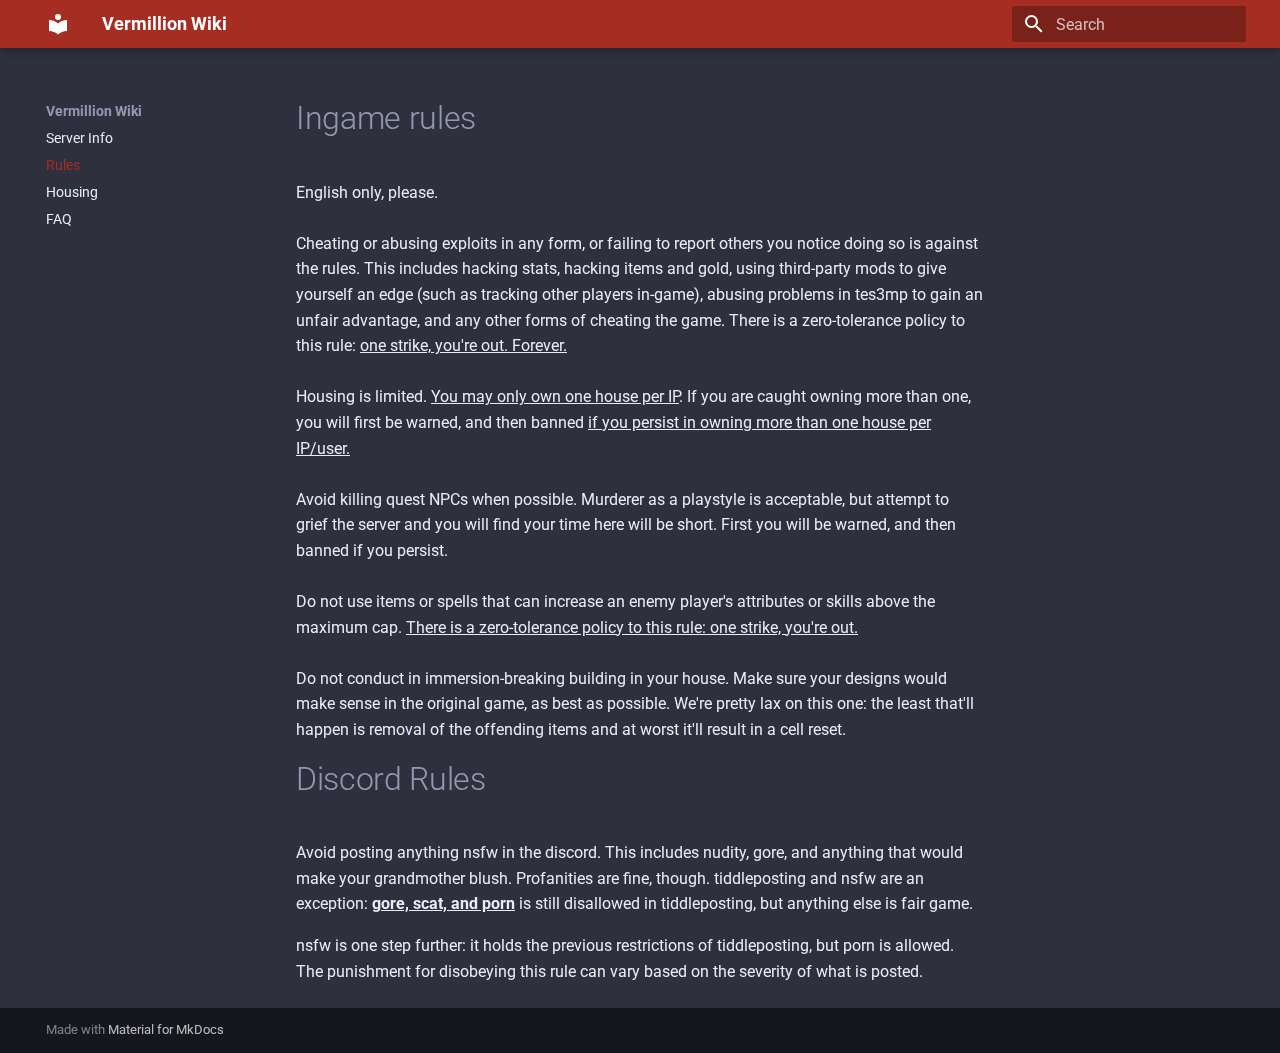
<file: rules/index.html>
<!doctype html>
<html lang="en" class="no-js">
  <head>
    
      <meta charset="utf-8">
      <meta name="viewport" content="width=device-width,initial-scale=1">
      
      
      
      
        <link rel="prev" href="..">
      
      
        <link rel="next" href="../housing/">
      
      <link rel="icon" href="../assets/images/favicon.png">
      <meta name="generator" content="mkdocs-1.4.2, mkdocs-material-9.0.6">
    
    
      
        <title>Rules - Vermillion Wiki</title>
      
    
    
      <link rel="stylesheet" href="../assets/stylesheets/main.558e4712.min.css">
      
        
        <link rel="stylesheet" href="../assets/stylesheets/palette.2505c338.min.css">
      
      

    
    
    
      
        
        
        <link rel="preconnect" href="https://fonts.gstatic.com" crossorigin>
        <link rel="stylesheet" href="https://fonts.googleapis.com/css?family=Roboto:300,300i,400,400i,700,700i%7CRoboto+Mono:400,400i,700,700i&display=fallback">
        <style>:root{--md-text-font:"Roboto";--md-code-font:"Roboto Mono"}</style>
      
    
    
      <link rel="stylesheet" href="../stylesheets/extra.css">
    
    <script>__md_scope=new URL("..",location),__md_hash=e=>[...e].reduce((e,_)=>(e<<5)-e+_.charCodeAt(0),0),__md_get=(e,_=localStorage,t=__md_scope)=>JSON.parse(_.getItem(t.pathname+"."+e)),__md_set=(e,_,t=localStorage,a=__md_scope)=>{try{t.setItem(a.pathname+"."+e,JSON.stringify(_))}catch(e){}}</script>
    
      

    
    
    
  </head>
  
  
    
    
      
    
    
    
    
    <body dir="ltr" data-md-color-scheme="slate" data-md-color-primary="" data-md-color-accent="">
  
    
    
      <script>var palette=__md_get("__palette");if(palette&&"object"==typeof palette.color)for(var key of Object.keys(palette.color))document.body.setAttribute("data-md-color-"+key,palette.color[key])</script>
    
    <input class="md-toggle" data-md-toggle="drawer" type="checkbox" id="__drawer" autocomplete="off">
    <input class="md-toggle" data-md-toggle="search" type="checkbox" id="__search" autocomplete="off">
    <label class="md-overlay" for="__drawer"></label>
    <div data-md-component="skip">
      
        
        <a href="#ingame-rules" class="md-skip">
          Skip to content
        </a>
      
    </div>
    <div data-md-component="announce">
      
    </div>
    
    
      

<header class="md-header" data-md-component="header">
  <nav class="md-header__inner md-grid" aria-label="Header">
    <a href=".." title="Vermillion Wiki" class="md-header__button md-logo" aria-label="Vermillion Wiki" data-md-component="logo">
      
  
  <svg xmlns="http://www.w3.org/2000/svg" viewBox="0 0 24 24"><path d="M12 8a3 3 0 0 0 3-3 3 3 0 0 0-3-3 3 3 0 0 0-3 3 3 3 0 0 0 3 3m0 3.54C9.64 9.35 6.5 8 3 8v11c3.5 0 6.64 1.35 9 3.54 2.36-2.19 5.5-3.54 9-3.54V8c-3.5 0-6.64 1.35-9 3.54Z"/></svg>

    </a>
    <label class="md-header__button md-icon" for="__drawer">
      <svg xmlns="http://www.w3.org/2000/svg" viewBox="0 0 24 24"><path d="M3 6h18v2H3V6m0 5h18v2H3v-2m0 5h18v2H3v-2Z"/></svg>
    </label>
    <div class="md-header__title" data-md-component="header-title">
      <div class="md-header__ellipsis">
        <div class="md-header__topic">
          <span class="md-ellipsis">
            Vermillion Wiki
          </span>
        </div>
        <div class="md-header__topic" data-md-component="header-topic">
          <span class="md-ellipsis">
            
              Rules
            
          </span>
        </div>
      </div>
    </div>
    
      <form class="md-header__option" data-md-component="palette">
        
          
          <input class="md-option" data-md-color-media="" data-md-color-scheme="slate" data-md-color-primary="" data-md-color-accent=""  aria-hidden="true"  type="radio" name="__palette" id="__palette_1">
          
        
      </form>
    
    
    
      <label class="md-header__button md-icon" for="__search">
        <svg xmlns="http://www.w3.org/2000/svg" viewBox="0 0 24 24"><path d="M9.5 3A6.5 6.5 0 0 1 16 9.5c0 1.61-.59 3.09-1.56 4.23l.27.27h.79l5 5-1.5 1.5-5-5v-.79l-.27-.27A6.516 6.516 0 0 1 9.5 16 6.5 6.5 0 0 1 3 9.5 6.5 6.5 0 0 1 9.5 3m0 2C7 5 5 7 5 9.5S7 14 9.5 14 14 12 14 9.5 12 5 9.5 5Z"/></svg>
      </label>
      <div class="md-search" data-md-component="search" role="dialog">
  <label class="md-search__overlay" for="__search"></label>
  <div class="md-search__inner" role="search">
    <form class="md-search__form" name="search">
      <input type="text" class="md-search__input" name="query" aria-label="Search" placeholder="Search" autocapitalize="off" autocorrect="off" autocomplete="off" spellcheck="false" data-md-component="search-query" required>
      <label class="md-search__icon md-icon" for="__search">
        <svg xmlns="http://www.w3.org/2000/svg" viewBox="0 0 24 24"><path d="M9.5 3A6.5 6.5 0 0 1 16 9.5c0 1.61-.59 3.09-1.56 4.23l.27.27h.79l5 5-1.5 1.5-5-5v-.79l-.27-.27A6.516 6.516 0 0 1 9.5 16 6.5 6.5 0 0 1 3 9.5 6.5 6.5 0 0 1 9.5 3m0 2C7 5 5 7 5 9.5S7 14 9.5 14 14 12 14 9.5 12 5 9.5 5Z"/></svg>
        <svg xmlns="http://www.w3.org/2000/svg" viewBox="0 0 24 24"><path d="M20 11v2H8l5.5 5.5-1.42 1.42L4.16 12l7.92-7.92L13.5 5.5 8 11h12Z"/></svg>
      </label>
      <nav class="md-search__options" aria-label="Search">
        
        <button type="reset" class="md-search__icon md-icon" title="Clear" aria-label="Clear" tabindex="-1">
          <svg xmlns="http://www.w3.org/2000/svg" viewBox="0 0 24 24"><path d="M19 6.41 17.59 5 12 10.59 6.41 5 5 6.41 10.59 12 5 17.59 6.41 19 12 13.41 17.59 19 19 17.59 13.41 12 19 6.41Z"/></svg>
        </button>
      </nav>
      
    </form>
    <div class="md-search__output">
      <div class="md-search__scrollwrap" data-md-scrollfix>
        <div class="md-search-result" data-md-component="search-result">
          <div class="md-search-result__meta">
            Initializing search
          </div>
          <ol class="md-search-result__list" role="presentation"></ol>
        </div>
      </div>
    </div>
  </div>
</div>
    
    
  </nav>
  
</header>
    
    <div class="md-container" data-md-component="container">
      
      
        
          
        
      
      <main class="md-main" data-md-component="main">
        <div class="md-main__inner md-grid">
          
            
              
              <div class="md-sidebar md-sidebar--primary" data-md-component="sidebar" data-md-type="navigation" >
                <div class="md-sidebar__scrollwrap">
                  <div class="md-sidebar__inner">
                    


<nav class="md-nav md-nav--primary" aria-label="Navigation" data-md-level="0">
  <label class="md-nav__title" for="__drawer">
    <a href=".." title="Vermillion Wiki" class="md-nav__button md-logo" aria-label="Vermillion Wiki" data-md-component="logo">
      
  
  <svg xmlns="http://www.w3.org/2000/svg" viewBox="0 0 24 24"><path d="M12 8a3 3 0 0 0 3-3 3 3 0 0 0-3-3 3 3 0 0 0-3 3 3 3 0 0 0 3 3m0 3.54C9.64 9.35 6.5 8 3 8v11c3.5 0 6.64 1.35 9 3.54 2.36-2.19 5.5-3.54 9-3.54V8c-3.5 0-6.64 1.35-9 3.54Z"/></svg>

    </a>
    Vermillion Wiki
  </label>
  
  <ul class="md-nav__list" data-md-scrollfix>
    
      
      
      

  
  
  
    <li class="md-nav__item">
      <a href=".." class="md-nav__link">
        Server Info
      </a>
    </li>
  

    
      
      
      

  
  
    
  
  
    <li class="md-nav__item md-nav__item--active">
      
      <input class="md-nav__toggle md-toggle" data-md-toggle="toc" type="checkbox" id="__toc">
      
      
        
      
      
      <a href="./" class="md-nav__link md-nav__link--active">
        Rules
      </a>
      
    </li>
  

    
      
      
      

  
  
  
    <li class="md-nav__item">
      <a href="../housing/" class="md-nav__link">
        Housing
      </a>
    </li>
  

    
      
      
      

  
  
  
    <li class="md-nav__item">
      <a href="../faq/" class="md-nav__link">
        FAQ
      </a>
    </li>
  

    
  </ul>
</nav>
                  </div>
                </div>
              </div>
            
            
              
              <div class="md-sidebar md-sidebar--secondary" data-md-component="sidebar" data-md-type="toc" >
                <div class="md-sidebar__scrollwrap">
                  <div class="md-sidebar__inner">
                    

<nav class="md-nav md-nav--secondary" aria-label="Table of contents">
  
  
  
    
  
  
</nav>
                  </div>
                </div>
              </div>
            
          
          
            <div class="md-content" data-md-component="content">
              <article class="md-content__inner md-typeset">
                
                  



<h1 id="ingame-rules">Ingame rules<a class="headerlink" href="#ingame-rules" title="Permanent link">&para;</a></h1>
<p>English only, please.
<br><br>
Cheating or abusing exploits in any form, or failing to report others you notice doing so is against the rules. This includes hacking stats, hacking items and gold, using third-party mods to give yourself an edge (such as tracking other players in-game), abusing problems in tes3mp to gain an unfair advantage, and any other forms of cheating the game. There is a zero-tolerance policy to this rule: <ins>one strike, you're out. Forever.</ins>
<br><br>
Housing is limited. <ins>You may only own one house per IP</ins>. If you are caught owning more than one, you will first be warned, and then banned <ins>if you persist in owning more than one house per IP/user.</ins>
<br><br>
Avoid killing quest NPCs when possible. Murderer as a playstyle is acceptable, but attempt to grief the server and you will find your time here will be short. First you will be warned, and then banned if you persist.
<br><br>
Do not use items or spells that can increase an enemy player's attributes or skills above the maximum cap. <ins>There is a zero-tolerance policy to this rule: one strike, you're out.</ins>
<br><br>
Do not conduct in immersion-breaking building in your house. Make sure your designs would make sense in the original game, as best as possible. We're pretty lax on this one: the least that'll happen is removal of the offending items and at worst it'll result in a cell reset.</p>
<h1 id="discord-rules">Discord Rules<a class="headerlink" href="#discord-rules" title="Permanent link">&para;</a></h1>
<p>Avoid posting anything nsfw in the discord. This includes nudity, gore, and anything that would make your grandmother blush. Profanities are fine, though.
tiddleposting and nsfw are an exception: <ins><strong>gore, scat, and porn</strong></ins> is still disallowed in tiddleposting, but anything else is fair game. </p>
<p>nsfw is one step further: it holds the previous restrictions of tiddleposting, but porn is allowed. The punishment for disobeying this rule can vary based on the severity of what is posted.</p>





                
              </article>
            </div>
          
          
        </div>
        
      </main>
      
        <footer class="md-footer">
  
  <div class="md-footer-meta md-typeset">
    <div class="md-footer-meta__inner md-grid">
      <div class="md-copyright">
  
  
    Made with
    <a href="https://squidfunk.github.io/mkdocs-material/" target="_blank" rel="noopener">
      Material for MkDocs
    </a>
  
</div>
      
    </div>
  </div>
</footer>
      
    </div>
    <div class="md-dialog" data-md-component="dialog">
      <div class="md-dialog__inner md-typeset"></div>
    </div>
    
    <script id="__config" type="application/json">{"base": "..", "features": [], "search": "../assets/javascripts/workers/search.e5c33ebb.min.js", "translations": {"clipboard.copied": "Copied to clipboard", "clipboard.copy": "Copy to clipboard", "search.result.more.one": "1 more on this page", "search.result.more.other": "# more on this page", "search.result.none": "No matching documents", "search.result.one": "1 matching document", "search.result.other": "# matching documents", "search.result.placeholder": "Type to start searching", "search.result.term.missing": "Missing", "select.version": "Select version"}}</script>
    
    
      <script src="../assets/javascripts/bundle.51d95adb.min.js"></script>
      
    
  </body>
</html>
</file>
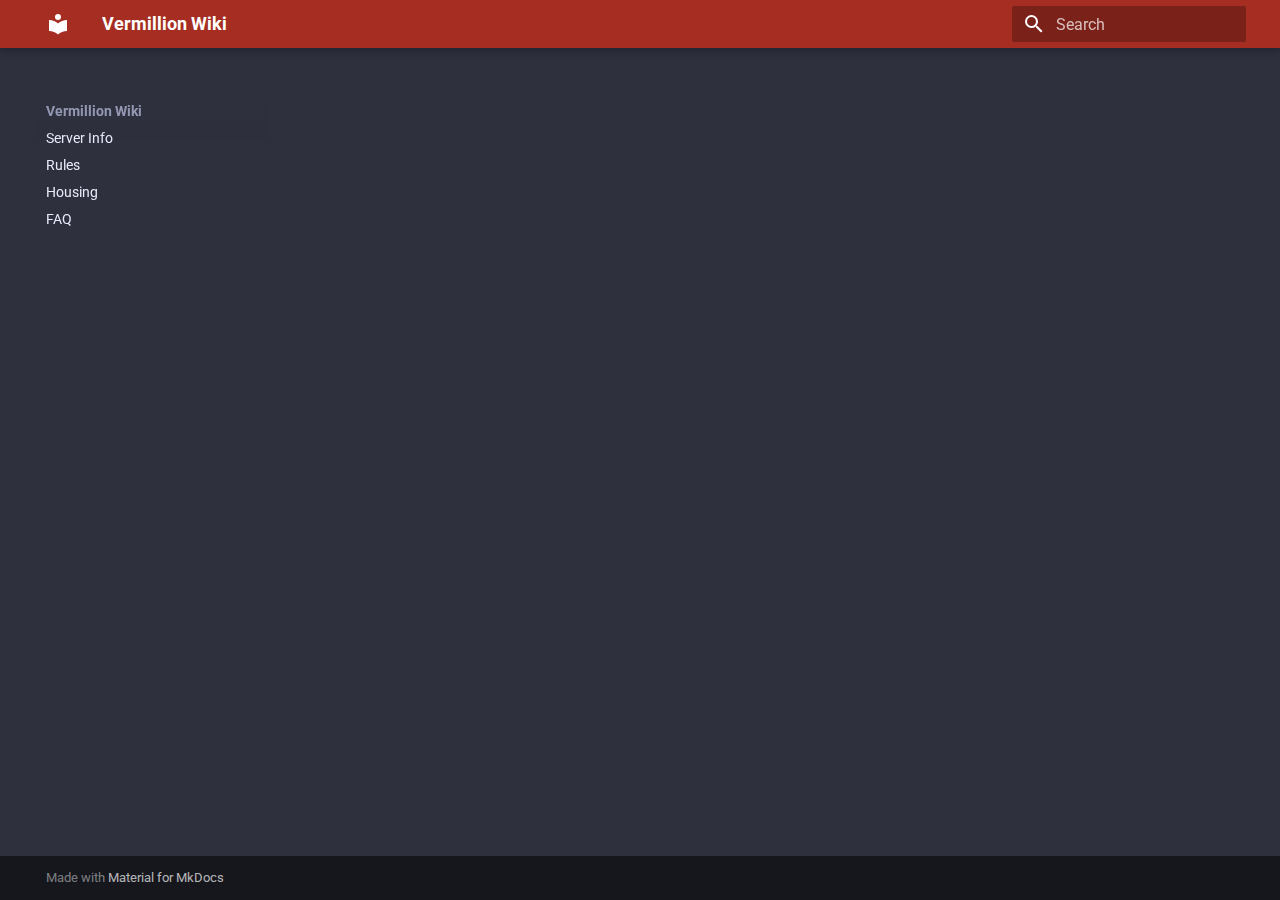
<file: server-info/index.html>
<!doctype html>
<html lang="en" class="no-js">
  <head>
    
      <meta charset="utf-8">
      <meta name="viewport" content="width=device-width,initial-scale=1">
      
      
      
      
      
      <link rel="icon" href="../assets/images/favicon.png">
      <meta name="generator" content="mkdocs-1.4.2, mkdocs-material-9.0.6">
    
    
      
        <title>Server info - Vermillion Wiki</title>
      
    
    
      <link rel="stylesheet" href="../assets/stylesheets/main.558e4712.min.css">
      
        
        <link rel="stylesheet" href="../assets/stylesheets/palette.2505c338.min.css">
      
      

    
    
    
      
        
        
        <link rel="preconnect" href="https://fonts.gstatic.com" crossorigin>
        <link rel="stylesheet" href="https://fonts.googleapis.com/css?family=Roboto:300,300i,400,400i,700,700i%7CRoboto+Mono:400,400i,700,700i&display=fallback">
        <style>:root{--md-text-font:"Roboto";--md-code-font:"Roboto Mono"}</style>
      
    
    
      <link rel="stylesheet" href="../stylesheets/extra.css">
    
    <script>__md_scope=new URL("..",location),__md_hash=e=>[...e].reduce((e,_)=>(e<<5)-e+_.charCodeAt(0),0),__md_get=(e,_=localStorage,t=__md_scope)=>JSON.parse(_.getItem(t.pathname+"."+e)),__md_set=(e,_,t=localStorage,a=__md_scope)=>{try{t.setItem(a.pathname+"."+e,JSON.stringify(_))}catch(e){}}</script>
    
      

    
    
    
  </head>
  
  
    
    
      
    
    
    
    
    <body dir="ltr" data-md-color-scheme="slate" data-md-color-primary="" data-md-color-accent="">
  
    
    
      <script>var palette=__md_get("__palette");if(palette&&"object"==typeof palette.color)for(var key of Object.keys(palette.color))document.body.setAttribute("data-md-color-"+key,palette.color[key])</script>
    
    <input class="md-toggle" data-md-toggle="drawer" type="checkbox" id="__drawer" autocomplete="off">
    <input class="md-toggle" data-md-toggle="search" type="checkbox" id="__search" autocomplete="off">
    <label class="md-overlay" for="__drawer"></label>
    <div data-md-component="skip">
      
    </div>
    <div data-md-component="announce">
      
    </div>
    
    
      

<header class="md-header" data-md-component="header">
  <nav class="md-header__inner md-grid" aria-label="Header">
    <a href=".." title="Vermillion Wiki" class="md-header__button md-logo" aria-label="Vermillion Wiki" data-md-component="logo">
      
  
  <svg xmlns="http://www.w3.org/2000/svg" viewBox="0 0 24 24"><path d="M12 8a3 3 0 0 0 3-3 3 3 0 0 0-3-3 3 3 0 0 0-3 3 3 3 0 0 0 3 3m0 3.54C9.64 9.35 6.5 8 3 8v11c3.5 0 6.64 1.35 9 3.54 2.36-2.19 5.5-3.54 9-3.54V8c-3.5 0-6.64 1.35-9 3.54Z"/></svg>

    </a>
    <label class="md-header__button md-icon" for="__drawer">
      <svg xmlns="http://www.w3.org/2000/svg" viewBox="0 0 24 24"><path d="M3 6h18v2H3V6m0 5h18v2H3v-2m0 5h18v2H3v-2Z"/></svg>
    </label>
    <div class="md-header__title" data-md-component="header-title">
      <div class="md-header__ellipsis">
        <div class="md-header__topic">
          <span class="md-ellipsis">
            Vermillion Wiki
          </span>
        </div>
        <div class="md-header__topic" data-md-component="header-topic">
          <span class="md-ellipsis">
            
              Server info
            
          </span>
        </div>
      </div>
    </div>
    
      <form class="md-header__option" data-md-component="palette">
        
          
          <input class="md-option" data-md-color-media="" data-md-color-scheme="slate" data-md-color-primary="" data-md-color-accent=""  aria-hidden="true"  type="radio" name="__palette" id="__palette_1">
          
        
      </form>
    
    
    
      <label class="md-header__button md-icon" for="__search">
        <svg xmlns="http://www.w3.org/2000/svg" viewBox="0 0 24 24"><path d="M9.5 3A6.5 6.5 0 0 1 16 9.5c0 1.61-.59 3.09-1.56 4.23l.27.27h.79l5 5-1.5 1.5-5-5v-.79l-.27-.27A6.516 6.516 0 0 1 9.5 16 6.5 6.5 0 0 1 3 9.5 6.5 6.5 0 0 1 9.5 3m0 2C7 5 5 7 5 9.5S7 14 9.5 14 14 12 14 9.5 12 5 9.5 5Z"/></svg>
      </label>
      <div class="md-search" data-md-component="search" role="dialog">
  <label class="md-search__overlay" for="__search"></label>
  <div class="md-search__inner" role="search">
    <form class="md-search__form" name="search">
      <input type="text" class="md-search__input" name="query" aria-label="Search" placeholder="Search" autocapitalize="off" autocorrect="off" autocomplete="off" spellcheck="false" data-md-component="search-query" required>
      <label class="md-search__icon md-icon" for="__search">
        <svg xmlns="http://www.w3.org/2000/svg" viewBox="0 0 24 24"><path d="M9.5 3A6.5 6.5 0 0 1 16 9.5c0 1.61-.59 3.09-1.56 4.23l.27.27h.79l5 5-1.5 1.5-5-5v-.79l-.27-.27A6.516 6.516 0 0 1 9.5 16 6.5 6.5 0 0 1 3 9.5 6.5 6.5 0 0 1 9.5 3m0 2C7 5 5 7 5 9.5S7 14 9.5 14 14 12 14 9.5 12 5 9.5 5Z"/></svg>
        <svg xmlns="http://www.w3.org/2000/svg" viewBox="0 0 24 24"><path d="M20 11v2H8l5.5 5.5-1.42 1.42L4.16 12l7.92-7.92L13.5 5.5 8 11h12Z"/></svg>
      </label>
      <nav class="md-search__options" aria-label="Search">
        
        <button type="reset" class="md-search__icon md-icon" title="Clear" aria-label="Clear" tabindex="-1">
          <svg xmlns="http://www.w3.org/2000/svg" viewBox="0 0 24 24"><path d="M19 6.41 17.59 5 12 10.59 6.41 5 5 6.41 10.59 12 5 17.59 6.41 19 12 13.41 17.59 19 19 17.59 13.41 12 19 6.41Z"/></svg>
        </button>
      </nav>
      
    </form>
    <div class="md-search__output">
      <div class="md-search__scrollwrap" data-md-scrollfix>
        <div class="md-search-result" data-md-component="search-result">
          <div class="md-search-result__meta">
            Initializing search
          </div>
          <ol class="md-search-result__list" role="presentation"></ol>
        </div>
      </div>
    </div>
  </div>
</div>
    
    
  </nav>
  
</header>
    
    <div class="md-container" data-md-component="container">
      
      
        
          
        
      
      <main class="md-main" data-md-component="main">
        <div class="md-main__inner md-grid">
          
            
              
              <div class="md-sidebar md-sidebar--primary" data-md-component="sidebar" data-md-type="navigation" >
                <div class="md-sidebar__scrollwrap">
                  <div class="md-sidebar__inner">
                    


<nav class="md-nav md-nav--primary" aria-label="Navigation" data-md-level="0">
  <label class="md-nav__title" for="__drawer">
    <a href=".." title="Vermillion Wiki" class="md-nav__button md-logo" aria-label="Vermillion Wiki" data-md-component="logo">
      
  
  <svg xmlns="http://www.w3.org/2000/svg" viewBox="0 0 24 24"><path d="M12 8a3 3 0 0 0 3-3 3 3 0 0 0-3-3 3 3 0 0 0-3 3 3 3 0 0 0 3 3m0 3.54C9.64 9.35 6.5 8 3 8v11c3.5 0 6.64 1.35 9 3.54 2.36-2.19 5.5-3.54 9-3.54V8c-3.5 0-6.64 1.35-9 3.54Z"/></svg>

    </a>
    Vermillion Wiki
  </label>
  
  <ul class="md-nav__list" data-md-scrollfix>
    
      
      
      

  
  
  
    <li class="md-nav__item">
      <a href=".." class="md-nav__link">
        Server Info
      </a>
    </li>
  

    
      
      
      

  
  
  
    <li class="md-nav__item">
      <a href="../rules/" class="md-nav__link">
        Rules
      </a>
    </li>
  

    
      
      
      

  
  
  
    <li class="md-nav__item">
      <a href="../housing/" class="md-nav__link">
        Housing
      </a>
    </li>
  

    
      
      
      

  
  
  
    <li class="md-nav__item">
      <a href="../faq/" class="md-nav__link">
        FAQ
      </a>
    </li>
  

    
  </ul>
</nav>
                  </div>
                </div>
              </div>
            
            
              
              <div class="md-sidebar md-sidebar--secondary" data-md-component="sidebar" data-md-type="toc" >
                <div class="md-sidebar__scrollwrap">
                  <div class="md-sidebar__inner">
                    

<nav class="md-nav md-nav--secondary" aria-label="Table of contents">
  
  
  
  
</nav>
                  </div>
                </div>
              </div>
            
          
          
            <div class="md-content" data-md-component="content">
              <article class="md-content__inner md-typeset">
                
                  









                
              </article>
            </div>
          
          
        </div>
        
      </main>
      
        <footer class="md-footer">
  
  <div class="md-footer-meta md-typeset">
    <div class="md-footer-meta__inner md-grid">
      <div class="md-copyright">
  
  
    Made with
    <a href="https://squidfunk.github.io/mkdocs-material/" target="_blank" rel="noopener">
      Material for MkDocs
    </a>
  
</div>
      
    </div>
  </div>
</footer>
      
    </div>
    <div class="md-dialog" data-md-component="dialog">
      <div class="md-dialog__inner md-typeset"></div>
    </div>
    
    <script id="__config" type="application/json">{"base": "..", "features": [], "search": "../assets/javascripts/workers/search.e5c33ebb.min.js", "translations": {"clipboard.copied": "Copied to clipboard", "clipboard.copy": "Copy to clipboard", "search.result.more.one": "1 more on this page", "search.result.more.other": "# more on this page", "search.result.none": "No matching documents", "search.result.one": "1 matching document", "search.result.other": "# matching documents", "search.result.placeholder": "Type to start searching", "search.result.term.missing": "Missing", "select.version": "Select version"}}</script>
    
    
      <script src="../assets/javascripts/bundle.51d95adb.min.js"></script>
      
    
  </body>
</html>
</file>
<file: stylesheets/extra.css>
/* --md-primary-fg-color:        #494D5F; */
:root {
    --md-primary-fg-color:        #a52d22;
    --md-primary-fg-color--light: #ECB7B7;
    --md-primary-fg-color--dark:  #90030C;
}
</file>
<file: assets/stylesheets/main.558e4712.min.css>
@charset "UTF-8";html{-webkit-text-size-adjust:none;-moz-text-size-adjust:none;text-size-adjust:none;box-sizing:border-box}*,:after,:before{box-sizing:inherit}@media (prefers-reduced-motion){*,:after,:before{transition:none!important}}body{margin:0}a,button,input,label{-webkit-tap-highlight-color:transparent}a{color:inherit;text-decoration:none}hr{border:0;box-sizing:initial;display:block;height:.05rem;overflow:visible;padding:0}small{font-size:80%}sub,sup{line-height:1em}img{border-style:none}table{border-collapse:initial;border-spacing:0}td,th{font-weight:400;vertical-align:top}button{background:#0000;border:0;font-family:inherit;font-size:inherit;margin:0;padding:0}input{border:0;outline:none}:root{--md-primary-fg-color:#4051b5;--md-primary-fg-color--light:#5d6cc0;--md-primary-fg-color--dark:#303fa1;--md-primary-bg-color:#fff;--md-primary-bg-color--light:#ffffffb3;--md-accent-fg-color:#526cfe;--md-accent-fg-color--transparent:#526cfe1a;--md-accent-bg-color:#fff;--md-accent-bg-color--light:#ffffffb3}:root,[data-md-color-scheme=default]{--md-default-fg-color:#000000de;--md-default-fg-color--light:#0000008a;--md-default-fg-color--lighter:#00000052;--md-default-fg-color--lightest:#00000012;--md-default-bg-color:#fff;--md-default-bg-color--light:#ffffffb3;--md-default-bg-color--lighter:#ffffff4d;--md-default-bg-color--lightest:#ffffff1f;--md-code-fg-color:#36464e;--md-code-bg-color:#f5f5f5;--md-code-hl-color:#ffff0080;--md-code-hl-number-color:#d52a2a;--md-code-hl-special-color:#db1457;--md-code-hl-function-color:#a846b9;--md-code-hl-constant-color:#6e59d9;--md-code-hl-keyword-color:#3f6ec6;--md-code-hl-string-color:#1c7d4d;--md-code-hl-name-color:var(--md-code-fg-color);--md-code-hl-operator-color:var(--md-default-fg-color--light);--md-code-hl-punctuation-color:var(--md-default-fg-color--light);--md-code-hl-comment-color:var(--md-default-fg-color--light);--md-code-hl-generic-color:var(--md-default-fg-color--light);--md-code-hl-variable-color:var(--md-default-fg-color--light);--md-typeset-color:var(--md-default-fg-color);--md-typeset-a-color:var(--md-primary-fg-color);--md-typeset-mark-color:#ffff0080;--md-typeset-del-color:#f5503d26;--md-typeset-ins-color:#0bd57026;--md-typeset-kbd-color:#fafafa;--md-typeset-kbd-accent-color:#fff;--md-typeset-kbd-border-color:#b8b8b8;--md-typeset-table-color:#0000001f;--md-admonition-fg-color:var(--md-default-fg-color);--md-admonition-bg-color:var(--md-default-bg-color);--md-footer-fg-color:#fff;--md-footer-fg-color--light:#ffffffb3;--md-footer-fg-color--lighter:#ffffff73;--md-footer-bg-color:#000000de;--md-footer-bg-color--dark:#00000052;--md-shadow-z1:0 0.2rem 0.5rem #0000000d,0 0 0.05rem #0000001a;--md-shadow-z2:0 0.2rem 0.5rem #0000001a,0 0 0.05rem #00000040;--md-shadow-z3:0 0.2rem 0.5rem #0003,0 0 0.05rem #00000059}.md-icon svg{fill:currentcolor;display:block;height:1.2rem;width:1.2rem}body{-webkit-font-smoothing:antialiased;-moz-osx-font-smoothing:grayscale;--md-text-font-family:var(--md-text-font,_),-apple-system,BlinkMacSystemFont,Helvetica,Arial,sans-serif;--md-code-font-family:var(--md-code-font,_),SFMono-Regular,Consolas,Menlo,monospace}aside,body,input{font-feature-settings:"kern","liga";color:var(--md-typeset-color);font-family:var(--md-text-font-family)}code,kbd,pre{font-feature-settings:"kern";font-family:var(--md-code-font-family)}:root{--md-typeset-table-sort-icon:url('data:image/svg+xml;charset=utf-8,<svg xmlns="http://www.w3.org/2000/svg" viewBox="0 0 24 24"><path d="m18 21-4-4h3V7h-3l4-4 4 4h-3v10h3M2 19v-2h10v2M2 13v-2h7v2M2 7V5h4v2H2Z"/></svg>');--md-typeset-table-sort-icon--asc:url('data:image/svg+xml;charset=utf-8,<svg xmlns="http://www.w3.org/2000/svg" viewBox="0 0 24 24"><path d="M19 17h3l-4 4-4-4h3V3h2M2 17h10v2H2M6 5v2H2V5m0 6h7v2H2v-2Z"/></svg>');--md-typeset-table-sort-icon--desc:url('data:image/svg+xml;charset=utf-8,<svg xmlns="http://www.w3.org/2000/svg" viewBox="0 0 24 24"><path d="M19 7h3l-4-4-4 4h3v14h2M2 17h10v2H2M6 5v2H2V5m0 6h7v2H2v-2Z"/></svg>')}.md-typeset{-webkit-print-color-adjust:exact;color-adjust:exact;font-size:.8rem;line-height:1.6}@media print{.md-typeset{font-size:.68rem}}.md-typeset blockquote,.md-typeset dl,.md-typeset figure,.md-typeset ol,.md-typeset pre,.md-typeset ul{margin-bottom:1em;margin-top:1em}.md-typeset h1{color:var(--md-default-fg-color--light);font-size:2em;line-height:1.3;margin:0 0 1.25em}.md-typeset h1,.md-typeset h2{font-weight:300;letter-spacing:-.01em}.md-typeset h2{font-size:1.5625em;line-height:1.4;margin:1.6em 0 .64em}.md-typeset h3{font-size:1.25em;font-weight:400;letter-spacing:-.01em;line-height:1.5;margin:1.6em 0 .8em}.md-typeset h2+h3{margin-top:.8em}.md-typeset h4{font-weight:700;letter-spacing:-.01em;margin:1em 0}.md-typeset h5,.md-typeset h6{color:var(--md-default-fg-color--light);font-size:.8em;font-weight:700;letter-spacing:-.01em;margin:1.25em 0}.md-typeset h5{text-transform:uppercase}.md-typeset hr{border-bottom:.05rem solid var(--md-default-fg-color--lightest);display:flow-root;margin:1.5em 0}.md-typeset a{color:var(--md-typeset-a-color);word-break:break-word}.md-typeset a,.md-typeset a:before{transition:color 125ms}.md-typeset a:focus,.md-typeset a:hover{color:var(--md-accent-fg-color)}.md-typeset a:focus code,.md-typeset a:hover code{background-color:var(--md-accent-fg-color--transparent)}.md-typeset a code{color:currentcolor;transition:background-color 125ms}.md-typeset a.focus-visible{outline-color:var(--md-accent-fg-color);outline-offset:.2rem}.md-typeset code,.md-typeset kbd,.md-typeset pre{color:var(--md-code-fg-color);direction:ltr;font-variant-ligatures:none}@media print{.md-typeset code,.md-typeset kbd,.md-typeset pre{white-space:pre-wrap}}.md-typeset code{background-color:var(--md-code-bg-color);border-radius:.1rem;-webkit-box-decoration-break:clone;box-decoration-break:clone;font-size:.85em;padding:0 .2941176471em;word-break:break-word}.md-typeset code:not(.focus-visible){-webkit-tap-highlight-color:transparent;outline:none}.md-typeset pre{display:flow-root;line-height:1.4;position:relative}.md-typeset pre>code{-webkit-box-decoration-break:slice;box-decoration-break:slice;box-shadow:none;display:block;margin:0;outline-color:var(--md-accent-fg-color);overflow:auto;padding:.7720588235em 1.1764705882em;scrollbar-color:var(--md-default-fg-color--lighter) #0000;scrollbar-width:thin;touch-action:auto;word-break:normal}.md-typeset pre>code:hover{scrollbar-color:var(--md-accent-fg-color) #0000}.md-typeset pre>code::-webkit-scrollbar{height:.2rem;width:.2rem}.md-typeset pre>code::-webkit-scrollbar-thumb{background-color:var(--md-default-fg-color--lighter)}.md-typeset pre>code::-webkit-scrollbar-thumb:hover{background-color:var(--md-accent-fg-color)}.md-typeset kbd{background-color:var(--md-typeset-kbd-color);border-radius:.1rem;box-shadow:0 .1rem 0 .05rem var(--md-typeset-kbd-border-color),0 .1rem 0 var(--md-typeset-kbd-border-color),0 -.1rem .2rem var(--md-typeset-kbd-accent-color) inset;color:var(--md-default-fg-color);display:inline-block;font-size:.75em;padding:0 .6666666667em;vertical-align:text-top;word-break:break-word}.md-typeset mark{background-color:var(--md-typeset-mark-color);-webkit-box-decoration-break:clone;box-decoration-break:clone;color:inherit;word-break:break-word}.md-typeset abbr{border-bottom:.05rem dotted var(--md-default-fg-color--light);cursor:help;text-decoration:none}@media (hover:none){.md-typeset abbr[title]:focus:after,.md-typeset abbr[title]:hover:after{background-color:var(--md-default-fg-color);border-radius:.1rem;box-shadow:var(--md-shadow-z3);color:var(--md-default-bg-color);content:attr(title);font-size:.7rem;left:.8rem;margin-top:2em;padding:.2rem .3rem;position:absolute;right:.8rem}}.md-typeset small{opacity:.75}[dir=ltr] .md-typeset sub,[dir=ltr] .md-typeset sup{margin-left:.078125em}[dir=rtl] .md-typeset sub,[dir=rtl] .md-typeset sup{margin-right:.078125em}[dir=ltr] .md-typeset blockquote{padding-left:.6rem}[dir=rtl] .md-typeset blockquote{padding-right:.6rem}[dir=ltr] .md-typeset blockquote{border-left:.2rem solid var(--md-default-fg-color--lighter)}[dir=rtl] .md-typeset blockquote{border-right:.2rem solid var(--md-default-fg-color--lighter)}.md-typeset blockquote{color:var(--md-default-fg-color--light);margin-left:0;margin-right:0}.md-typeset ul{list-style-type:disc}[dir=ltr] .md-typeset ol,[dir=ltr] .md-typeset ul{margin-left:.625em}[dir=rtl] .md-typeset ol,[dir=rtl] .md-typeset ul{margin-right:.625em}.md-typeset ol,.md-typeset ul{padding:0}.md-typeset ol:not([hidden]),.md-typeset ul:not([hidden]){display:flow-root}.md-typeset ol ol,.md-typeset ul ol{list-style-type:lower-alpha}.md-typeset ol ol ol,.md-typeset ul ol ol{list-style-type:lower-roman}[dir=ltr] .md-typeset ol li,[dir=ltr] .md-typeset ul li{margin-left:1.25em}[dir=rtl] .md-typeset ol li,[dir=rtl] .md-typeset ul li{margin-right:1.25em}.md-typeset ol li,.md-typeset ul li{margin-bottom:.5em}.md-typeset ol li blockquote,.md-typeset ol li p,.md-typeset ul li blockquote,.md-typeset ul li p{margin:.5em 0}.md-typeset ol li:last-child,.md-typeset ul li:last-child{margin-bottom:0}[dir=ltr] .md-typeset ol li ol,[dir=ltr] .md-typeset ol li ul,[dir=ltr] .md-typeset ul li ol,[dir=ltr] .md-typeset ul li ul{margin-left:.625em}[dir=rtl] .md-typeset ol li ol,[dir=rtl] .md-typeset ol li ul,[dir=rtl] .md-typeset ul li ol,[dir=rtl] .md-typeset ul li ul{margin-right:.625em}.md-typeset ol li ol,.md-typeset ol li ul,.md-typeset ul li ol,.md-typeset ul li ul{margin-bottom:.5em;margin-top:.5em}[dir=ltr] .md-typeset dd{margin-left:1.875em}[dir=rtl] .md-typeset dd{margin-right:1.875em}.md-typeset dd{margin-bottom:1.5em;margin-top:1em}.md-typeset img,.md-typeset svg,.md-typeset video{height:auto;max-width:100%}.md-typeset img[align=left]{margin:1em 1em 1em 0}.md-typeset img[align=right]{margin:1em 0 1em 1em}.md-typeset img[align]:only-child{margin-top:0}.md-typeset img[src$="#gh-dark-mode-only"],.md-typeset img[src$="#only-dark"]{display:none}.md-typeset figure{display:flow-root;margin:1em auto;max-width:100%;text-align:center;width:-webkit-fit-content;width:-moz-fit-content;width:fit-content}.md-typeset figure img{display:block}.md-typeset figcaption{font-style:italic;margin:1em auto;max-width:24rem}.md-typeset iframe{max-width:100%}.md-typeset table:not([class]){background-color:var(--md-default-bg-color);border:.05rem solid var(--md-typeset-table-color);border-radius:.1rem;display:inline-block;font-size:.64rem;max-width:100%;overflow:auto;touch-action:auto}@media print{.md-typeset table:not([class]){display:table}}.md-typeset table:not([class])+*{margin-top:1.5em}.md-typeset table:not([class]) td>:first-child,.md-typeset table:not([class]) th>:first-child{margin-top:0}.md-typeset table:not([class]) td>:last-child,.md-typeset table:not([class]) th>:last-child{margin-bottom:0}.md-typeset table:not([class]) td:not([align]),.md-typeset table:not([class]) th:not([align]){text-align:left}[dir=rtl] .md-typeset table:not([class]) td:not([align]),[dir=rtl] .md-typeset table:not([class]) th:not([align]){text-align:right}.md-typeset table:not([class]) th{font-weight:700;min-width:5rem;padding:.9375em 1.25em;vertical-align:top}.md-typeset table:not([class]) td{border-top:.05rem solid var(--md-typeset-table-color);padding:.9375em 1.25em;vertical-align:top}.md-typeset table:not([class]) tbody tr{transition:background-color 125ms}.md-typeset table:not([class]) tbody tr:hover{background-color:rgba(0,0,0,.035);box-shadow:0 .05rem 0 var(--md-default-bg-color) inset}.md-typeset table:not([class]) a{word-break:normal}.md-typeset table th[role=columnheader]{cursor:pointer}[dir=ltr] .md-typeset table th[role=columnheader]:after{margin-left:.5em}[dir=rtl] .md-typeset table th[role=columnheader]:after{margin-right:.5em}.md-typeset table th[role=columnheader]:after{content:"";display:inline-block;height:1.2em;-webkit-mask-image:var(--md-typeset-table-sort-icon);mask-image:var(--md-typeset-table-sort-icon);-webkit-mask-repeat:no-repeat;mask-repeat:no-repeat;-webkit-mask-size:contain;mask-size:contain;transition:background-color 125ms;vertical-align:text-bottom;width:1.2em}.md-typeset table th[role=columnheader]:hover:after{background-color:var(--md-default-fg-color--lighter)}.md-typeset table th[role=columnheader][aria-sort=ascending]:after{background-color:var(--md-default-fg-color--light);-webkit-mask-image:var(--md-typeset-table-sort-icon--asc);mask-image:var(--md-typeset-table-sort-icon--asc)}.md-typeset table th[role=columnheader][aria-sort=descending]:after{background-color:var(--md-default-fg-color--light);-webkit-mask-image:var(--md-typeset-table-sort-icon--desc);mask-image:var(--md-typeset-table-sort-icon--desc)}.md-typeset__scrollwrap{margin:1em -.8rem;overflow-x:auto;touch-action:auto}.md-typeset__table{display:inline-block;margin-bottom:.5em;padding:0 .8rem}@media print{.md-typeset__table{display:block}}html .md-typeset__table table{display:table;margin:0;overflow:hidden;width:100%}@media screen and (max-width:44.9375em){.md-content__inner>pre{margin:1em -.8rem}.md-content__inner>pre code{border-radius:0}}.md-banner{background-color:var(--md-footer-bg-color);color:var(--md-footer-fg-color);overflow:auto}@media print{.md-banner{display:none}}.md-banner--warning{background:var(--md-typeset-mark-color);color:var(--md-default-fg-color)}.md-banner__inner{font-size:.7rem;margin:.6rem auto;padding:0 .8rem}[dir=ltr] .md-banner__button{float:right}[dir=rtl] .md-banner__button{float:left}.md-banner__button{color:inherit;cursor:pointer;transition:opacity .25s}.md-banner__button:hover{opacity:.7}html{font-size:125%;height:100%;overflow-x:hidden}@media screen and (min-width:100em){html{font-size:137.5%}}@media screen and (min-width:125em){html{font-size:150%}}body{background-color:var(--md-default-bg-color);display:flex;flex-direction:column;font-size:.5rem;min-height:100%;position:relative;width:100%}@media print{body{display:block}}@media screen and (max-width:59.9375em){body[data-md-scrolllock]{position:fixed}}.md-grid{margin-left:auto;margin-right:auto;max-width:61rem}.md-container{display:flex;flex-direction:column;flex-grow:1}@media print{.md-container{display:block}}.md-main{flex-grow:1}.md-main__inner{display:flex;height:100%;margin-top:1.5rem}.md-ellipsis{overflow:hidden;text-overflow:ellipsis;white-space:nowrap}.md-toggle{display:none}.md-option{height:0;opacity:0;position:absolute;width:0}.md-option:checked+label:not([hidden]){display:block}.md-option.focus-visible+label{outline-color:var(--md-accent-fg-color);outline-style:auto}.md-skip{background-color:var(--md-default-fg-color);border-radius:.1rem;color:var(--md-default-bg-color);font-size:.64rem;margin:.5rem;opacity:0;outline-color:var(--md-accent-fg-color);padding:.3rem .5rem;position:fixed;transform:translateY(.4rem);z-index:-1}.md-skip:focus{opacity:1;transform:translateY(0);transition:transform .25s cubic-bezier(.4,0,.2,1),opacity 175ms 75ms;z-index:10}@page{margin:25mm}:root{--md-clipboard-icon:url('data:image/svg+xml;charset=utf-8,<svg xmlns="http://www.w3.org/2000/svg" viewBox="0 0 24 24"><path d="M19 21H8V7h11m0-2H8a2 2 0 0 0-2 2v14a2 2 0 0 0 2 2h11a2 2 0 0 0 2-2V7a2 2 0 0 0-2-2m-3-4H4a2 2 0 0 0-2 2v14h2V3h12V1Z"/></svg>')}.md-clipboard{border-radius:.1rem;color:var(--md-default-fg-color--lightest);cursor:pointer;height:1.5em;outline-color:var(--md-accent-fg-color);outline-offset:.1rem;position:absolute;right:.5em;top:.5em;transition:color .25s;width:1.5em;z-index:1}@media print{.md-clipboard{display:none}}.md-clipboard:not(.focus-visible){-webkit-tap-highlight-color:transparent;outline:none}:hover>.md-clipboard{color:var(--md-default-fg-color--light)}.md-clipboard:focus,.md-clipboard:hover{color:var(--md-accent-fg-color)}.md-clipboard:after{background-color:currentcolor;content:"";display:block;height:1.125em;margin:0 auto;-webkit-mask-image:var(--md-clipboard-icon);mask-image:var(--md-clipboard-icon);-webkit-mask-position:center;mask-position:center;-webkit-mask-repeat:no-repeat;mask-repeat:no-repeat;-webkit-mask-size:contain;mask-size:contain;width:1.125em}.md-clipboard--inline{cursor:pointer}.md-clipboard--inline code{transition:color .25s,background-color .25s}.md-clipboard--inline:focus code,.md-clipboard--inline:hover code{background-color:var(--md-accent-fg-color--transparent);color:var(--md-accent-fg-color)}@keyframes consent{0%{opacity:0;transform:translateY(100%)}to{opacity:1;transform:translateY(0)}}@keyframes overlay{0%{opacity:0}to{opacity:1}}.md-consent__overlay{animation:overlay .25s both;-webkit-backdrop-filter:blur(.1rem);backdrop-filter:blur(.1rem);background-color:#0000008a;height:100%;opacity:1;position:fixed;top:0;width:100%;z-index:5}.md-consent__inner{animation:consent .5s cubic-bezier(.1,.7,.1,1) both;background-color:var(--md-default-bg-color);border:0;border-radius:.1rem;bottom:0;box-shadow:0 0 .2rem #0000001a,0 .2rem .4rem #0003;max-height:100%;overflow:auto;padding:0;position:fixed;width:100%;z-index:5}.md-consent__form{padding:.8rem}.md-consent__settings{display:none;margin:1em 0}input:checked+.md-consent__settings{display:block}.md-consent__controls{margin-bottom:.8rem}.md-typeset .md-consent__controls .md-button{display:inline}@media screen and (max-width:44.9375em){.md-typeset .md-consent__controls .md-button{display:block;margin-top:.4rem;text-align:center;width:100%}}.md-consent label{cursor:pointer}.md-content{flex-grow:1;min-width:0}.md-content__inner{margin:0 .8rem 1.2rem;padding-top:.6rem}@media screen and (min-width:76.25em){[dir=ltr] .md-sidebar--primary:not([hidden])~.md-content>.md-content__inner{margin-left:1.2rem}[dir=ltr] .md-sidebar--secondary:not([hidden])~.md-content>.md-content__inner,[dir=rtl] .md-sidebar--primary:not([hidden])~.md-content>.md-content__inner{margin-right:1.2rem}[dir=rtl] .md-sidebar--secondary:not([hidden])~.md-content>.md-content__inner{margin-left:1.2rem}}.md-content__inner:before{content:"";display:block;height:.4rem}.md-content__inner>:last-child{margin-bottom:0}[dir=ltr] .md-content__button{float:right}[dir=rtl] .md-content__button{float:left}[dir=ltr] .md-content__button{margin-left:.4rem}[dir=rtl] .md-content__button{margin-right:.4rem}.md-content__button{margin:.4rem 0;padding:0}@media print{.md-content__button{display:none}}.md-typeset .md-content__button{color:var(--md-default-fg-color--lighter)}.md-content__button svg{display:inline;vertical-align:top}[dir=rtl] .md-content__button svg{transform:scaleX(-1)}[dir=ltr] .md-dialog{right:.8rem}[dir=rtl] .md-dialog{left:.8rem}.md-dialog{background-color:var(--md-default-fg-color);border-radius:.1rem;bottom:.8rem;box-shadow:var(--md-shadow-z3);min-width:11.1rem;opacity:0;padding:.4rem .6rem;pointer-events:none;position:fixed;transform:translateY(100%);transition:transform 0ms .4s,opacity .4s;z-index:4}@media print{.md-dialog{display:none}}.md-dialog--active{opacity:1;pointer-events:auto;transform:translateY(0);transition:transform .4s cubic-bezier(.075,.85,.175,1),opacity .4s}.md-dialog__inner{color:var(--md-default-bg-color);font-size:.7rem}.md-feedback{margin:2em 0 1em;text-align:center}.md-feedback fieldset{border:none;margin:0;padding:0}.md-feedback__title{font-weight:700;margin:1em auto}.md-feedback__inner{position:relative}.md-feedback__list{align-content:baseline;display:flex;flex-wrap:wrap;justify-content:center;position:relative}.md-feedback__list:hover .md-icon:not(:disabled){color:var(--md-default-fg-color--lighter)}:disabled .md-feedback__list{min-height:1.8rem}.md-feedback__icon{color:var(--md-default-fg-color--light);cursor:pointer;flex-shrink:0;margin:0 .1rem;transition:color 125ms}.md-feedback__icon:not(:disabled).md-icon:hover{color:var(--md-accent-fg-color)}.md-feedback__icon:disabled{color:var(--md-default-fg-color--lightest);pointer-events:none}.md-feedback__note{opacity:0;position:relative;transform:translateY(.4rem);transition:transform .4s cubic-bezier(.1,.7,.1,1),opacity .15s}.md-feedback__note>*{margin:0 auto;max-width:16rem}:disabled .md-feedback__note{opacity:1;transform:translateY(0)}.md-footer{background-color:var(--md-footer-bg-color);color:var(--md-footer-fg-color)}@media print{.md-footer{display:none}}.md-footer__inner{justify-content:space-between;overflow:auto;padding:.2rem}.md-footer__inner:not([hidden]){display:flex}.md-footer__link{display:flex;flex-grow:0.01;outline-color:var(--md-accent-fg-color);overflow:hidden;padding-bottom:.4rem;padding-top:1.4rem;transition:opacity .25s}.md-footer__link:focus,.md-footer__link:hover{opacity:.7}[dir=rtl] .md-footer__link svg{transform:scaleX(-1)}@media screen and (max-width:44.9375em){.md-footer__link--prev .md-footer__title{display:none}}[dir=ltr] .md-footer__link--next{margin-left:auto}[dir=rtl] .md-footer__link--next{margin-right:auto}.md-footer__link--next{text-align:right}[dir=rtl] .md-footer__link--next{text-align:left}.md-footer__title{flex-grow:1;font-size:.9rem;line-height:2.4rem;max-width:calc(100% - 2.4rem);padding:0 1rem;position:relative;white-space:nowrap}.md-footer__button{margin:.2rem;padding:.4rem}.md-footer__direction{font-size:.64rem;left:0;margin-top:-1rem;opacity:.7;padding:0 1rem;position:absolute;right:0}.md-footer-meta{background-color:var(--md-footer-bg-color--dark)}.md-footer-meta__inner{display:flex;flex-wrap:wrap;justify-content:space-between;padding:.2rem}html .md-footer-meta.md-typeset a{color:var(--md-footer-fg-color--light)}html .md-footer-meta.md-typeset a:focus,html .md-footer-meta.md-typeset a:hover{color:var(--md-footer-fg-color)}.md-copyright{color:var(--md-footer-fg-color--lighter);font-size:.64rem;margin:auto .6rem;padding:.4rem 0;width:100%}@media screen and (min-width:45em){.md-copyright{width:auto}}.md-copyright__highlight{color:var(--md-footer-fg-color--light)}.md-social{margin:0 .4rem;padding:.2rem 0 .6rem}@media screen and (min-width:45em){.md-social{padding:.6rem 0}}.md-social__link{display:inline-block;height:1.6rem;text-align:center;width:1.6rem}.md-social__link:before{line-height:1.9}.md-social__link svg{fill:currentcolor;max-height:.8rem;vertical-align:-25%}.md-typeset .md-button{border:.1rem solid;border-radius:.1rem;color:var(--md-primary-fg-color);cursor:pointer;display:inline-block;font-weight:700;padding:.625em 2em;transition:color 125ms,background-color 125ms,border-color 125ms}.md-typeset .md-button--primary{background-color:var(--md-primary-fg-color);border-color:var(--md-primary-fg-color);color:var(--md-primary-bg-color)}.md-typeset .md-button:focus,.md-typeset .md-button:hover{background-color:var(--md-accent-fg-color);border-color:var(--md-accent-fg-color);color:var(--md-accent-bg-color)}[dir=ltr] .md-typeset .md-input{border-top-left-radius:.1rem}[dir=ltr] .md-typeset .md-input,[dir=rtl] .md-typeset .md-input{border-top-right-radius:.1rem}[dir=rtl] .md-typeset .md-input{border-top-left-radius:.1rem}.md-typeset .md-input{border-bottom:.1rem solid var(--md-default-fg-color--lighter);box-shadow:var(--md-shadow-z1);font-size:.8rem;height:1.8rem;padding:0 .6rem;transition:border .25s,box-shadow .25s}.md-typeset .md-input:focus,.md-typeset .md-input:hover{border-bottom-color:var(--md-accent-fg-color);box-shadow:var(--md-shadow-z2)}.md-typeset .md-input--stretch{width:100%}.md-header{background-color:var(--md-primary-fg-color);box-shadow:0 0 .2rem #0000,0 .2rem .4rem #0000;color:var(--md-primary-bg-color);display:block;left:0;position:-webkit-sticky;position:sticky;right:0;top:0;z-index:4}@media print{.md-header{display:none}}.md-header[hidden]{transform:translateY(-100%);transition:transform .25s cubic-bezier(.8,0,.6,1),box-shadow .25s}.md-header--shadow{box-shadow:0 0 .2rem #0000001a,0 .2rem .4rem #0003;transition:transform .25s cubic-bezier(.1,.7,.1,1),box-shadow .25s}.md-header__inner{align-items:center;display:flex;padding:0 .2rem}.md-header__button{color:currentcolor;cursor:pointer;margin:.2rem;outline-color:var(--md-accent-fg-color);padding:.4rem;position:relative;transition:opacity .25s;vertical-align:middle;z-index:1}.md-header__button:hover{opacity:.7}.md-header__button:not([hidden]){display:inline-block}.md-header__button:not(.focus-visible){-webkit-tap-highlight-color:transparent;outline:none}.md-header__button.md-logo{margin:.2rem;padding:.4rem}@media screen and (max-width:76.1875em){.md-header__button.md-logo{display:none}}.md-header__button.md-logo img,.md-header__button.md-logo svg{fill:currentcolor;display:block;height:1.2rem;width:auto}@media screen and (min-width:60em){.md-header__button[for=__search]{display:none}}.no-js .md-header__button[for=__search]{display:none}[dir=rtl] .md-header__button[for=__search] svg{transform:scaleX(-1)}@media screen and (min-width:76.25em){.md-header__button[for=__drawer]{display:none}}.md-header__topic{display:flex;max-width:100%;position:absolute;transition:transform .4s cubic-bezier(.1,.7,.1,1),opacity .15s;white-space:nowrap}.md-header__topic+.md-header__topic{opacity:0;pointer-events:none;transform:translateX(1.25rem);transition:transform .4s cubic-bezier(1,.7,.1,.1),opacity .15s;z-index:-1}[dir=rtl] .md-header__topic+.md-header__topic{transform:translateX(-1.25rem)}.md-header__topic:first-child{font-weight:700}[dir=ltr] .md-header__title{margin-right:.4rem}[dir=rtl] .md-header__title{margin-left:.4rem}[dir=ltr] .md-header__title{margin-left:1rem}[dir=rtl] .md-header__title{margin-right:1rem}.md-header__title{flex-grow:1;font-size:.9rem;height:2.4rem;line-height:2.4rem}.md-header__title--active .md-header__topic{opacity:0;pointer-events:none;transform:translateX(-1.25rem);transition:transform .4s cubic-bezier(1,.7,.1,.1),opacity .15s;z-index:-1}[dir=rtl] .md-header__title--active .md-header__topic{transform:translateX(1.25rem)}.md-header__title--active .md-header__topic+.md-header__topic{opacity:1;pointer-events:auto;transform:translateX(0);transition:transform .4s cubic-bezier(.1,.7,.1,1),opacity .15s;z-index:0}.md-header__title>.md-header__ellipsis{height:100%;position:relative;width:100%}.md-header__option{display:flex;flex-shrink:0;max-width:100%;transition:max-width 0ms .25s,opacity .25s .25s;white-space:nowrap}[data-md-toggle=search]:checked~.md-header .md-header__option{max-width:0;opacity:0;transition:max-width 0ms,opacity 0ms}.md-header__source{display:none}@media screen and (min-width:60em){[dir=ltr] .md-header__source{margin-left:1rem}[dir=rtl] .md-header__source{margin-right:1rem}.md-header__source{display:block;max-width:11.7rem;width:11.7rem}}@media screen and (min-width:76.25em){[dir=ltr] .md-header__source{margin-left:1.4rem}[dir=rtl] .md-header__source{margin-right:1.4rem}}:root{--md-nav-icon--prev:url('data:image/svg+xml;charset=utf-8,<svg xmlns="http://www.w3.org/2000/svg" viewBox="0 0 24 24"><path d="M20 11v2H8l5.5 5.5-1.42 1.42L4.16 12l7.92-7.92L13.5 5.5 8 11h12Z"/></svg>');--md-nav-icon--next:url('data:image/svg+xml;charset=utf-8,<svg xmlns="http://www.w3.org/2000/svg" viewBox="0 0 24 24"><path d="M8.59 16.58 13.17 12 8.59 7.41 10 6l6 6-6 6-1.41-1.42Z"/></svg>');--md-toc-icon:url('data:image/svg+xml;charset=utf-8,<svg xmlns="http://www.w3.org/2000/svg" viewBox="0 0 24 24"><path d="M3 9h14V7H3v2m0 4h14v-2H3v2m0 4h14v-2H3v2m16 0h2v-2h-2v2m0-10v2h2V7h-2m0 6h2v-2h-2v2Z"/></svg>')}.md-nav{font-size:.7rem;line-height:1.3}.md-nav__title{color:var(--md-default-fg-color--light);display:block;font-weight:700;overflow:hidden;padding:0 .6rem;text-overflow:ellipsis}.md-nav__title .md-nav__button{display:none}.md-nav__title .md-nav__button img{height:100%;width:auto}.md-nav__title .md-nav__button.md-logo img,.md-nav__title .md-nav__button.md-logo svg{fill:currentcolor;display:block;height:2.4rem;max-width:100%;object-fit:contain;width:auto}.md-nav__list{list-style:none;margin:0;padding:0}.md-nav__item{padding:0 .6rem}[dir=ltr] .md-nav__item .md-nav__item{padding-right:0}[dir=rtl] .md-nav__item .md-nav__item{padding-left:0}.md-nav__link{align-items:center;cursor:pointer;display:flex;justify-content:space-between;margin-top:.625em;overflow:hidden;scroll-snap-align:start;text-overflow:ellipsis;transition:color 125ms}.md-nav__link--passed{color:var(--md-default-fg-color--light)}.md-nav__item .md-nav__link--active{color:var(--md-typeset-a-color)}.md-nav__item .md-nav__link--index [href]{width:100%}.md-nav__link:focus,.md-nav__link:hover{color:var(--md-accent-fg-color)}.md-nav__link.focus-visible{outline-color:var(--md-accent-fg-color);outline-offset:.2rem}.md-nav--primary .md-nav__link[for=__toc]{display:none}.md-nav--primary .md-nav__link[for=__toc] .md-icon:after{background-color:currentcolor;display:block;height:100%;-webkit-mask-image:var(--md-toc-icon);mask-image:var(--md-toc-icon);width:100%}.md-nav--primary .md-nav__link[for=__toc]~.md-nav{display:none}.md-nav__link>*{cursor:pointer;display:flex}.md-nav__icon{flex-shrink:0}.md-nav__source{display:none}@media screen and (max-width:76.1875em){.md-nav--primary,.md-nav--primary .md-nav{background-color:var(--md-default-bg-color);display:flex;flex-direction:column;height:100%;left:0;position:absolute;right:0;top:0;z-index:1}.md-nav--primary .md-nav__item,.md-nav--primary .md-nav__title{font-size:.8rem;line-height:1.5}.md-nav--primary .md-nav__title{background-color:var(--md-default-fg-color--lightest);color:var(--md-default-fg-color--light);cursor:pointer;height:5.6rem;line-height:2.4rem;padding:3rem .8rem .2rem;position:relative;white-space:nowrap}[dir=ltr] .md-nav--primary .md-nav__title .md-nav__icon{left:.4rem}[dir=rtl] .md-nav--primary .md-nav__title .md-nav__icon{right:.4rem}.md-nav--primary .md-nav__title .md-nav__icon{display:block;height:1.2rem;margin:.2rem;position:absolute;top:.4rem;width:1.2rem}.md-nav--primary .md-nav__title .md-nav__icon:after{background-color:currentcolor;content:"";display:block;height:100%;-webkit-mask-image:var(--md-nav-icon--prev);mask-image:var(--md-nav-icon--prev);-webkit-mask-position:center;mask-position:center;-webkit-mask-repeat:no-repeat;mask-repeat:no-repeat;-webkit-mask-size:contain;mask-size:contain;width:100%}.md-nav--primary .md-nav__title~.md-nav__list{background-color:var(--md-default-bg-color);box-shadow:0 .05rem 0 var(--md-default-fg-color--lightest) inset;overflow-y:auto;scroll-snap-type:y mandatory;touch-action:pan-y}.md-nav--primary .md-nav__title~.md-nav__list>:first-child{border-top:0}.md-nav--primary .md-nav__title[for=__drawer]{background-color:var(--md-primary-fg-color);color:var(--md-primary-bg-color);font-weight:700}.md-nav--primary .md-nav__title .md-logo{display:block;left:.2rem;margin:.2rem;padding:.4rem;position:absolute;right:.2rem;top:.2rem}.md-nav--primary .md-nav__list{flex:1}.md-nav--primary .md-nav__item{border-top:.05rem solid var(--md-default-fg-color--lightest);padding:0}.md-nav--primary .md-nav__item--active>.md-nav__link{color:var(--md-typeset-a-color)}.md-nav--primary .md-nav__item--active>.md-nav__link:focus,.md-nav--primary .md-nav__item--active>.md-nav__link:hover{color:var(--md-accent-fg-color)}.md-nav--primary .md-nav__link{margin-top:0;padding:.6rem .8rem}[dir=ltr] .md-nav--primary .md-nav__link .md-nav__icon{margin-right:-.2rem}[dir=rtl] .md-nav--primary .md-nav__link .md-nav__icon{margin-left:-.2rem}.md-nav--primary .md-nav__link .md-nav__icon{font-size:1.2rem;height:1.2rem;width:1.2rem}.md-nav--primary .md-nav__link .md-nav__icon:after{background-color:currentcolor;content:"";display:block;height:100%;-webkit-mask-image:var(--md-nav-icon--next);mask-image:var(--md-nav-icon--next);-webkit-mask-position:center;mask-position:center;-webkit-mask-repeat:no-repeat;mask-repeat:no-repeat;-webkit-mask-size:contain;mask-size:contain;width:100%}[dir=rtl] .md-nav--primary .md-nav__icon:after{transform:scale(-1)}.md-nav--primary .md-nav--secondary .md-nav{background-color:initial;position:static}[dir=ltr] .md-nav--primary .md-nav--secondary .md-nav .md-nav__link{padding-left:1.4rem}[dir=rtl] .md-nav--primary .md-nav--secondary .md-nav .md-nav__link{padding-right:1.4rem}[dir=ltr] .md-nav--primary .md-nav--secondary .md-nav .md-nav .md-nav__link{padding-left:2rem}[dir=rtl] .md-nav--primary .md-nav--secondary .md-nav .md-nav .md-nav__link{padding-right:2rem}[dir=ltr] .md-nav--primary .md-nav--secondary .md-nav .md-nav .md-nav .md-nav__link{padding-left:2.6rem}[dir=rtl] .md-nav--primary .md-nav--secondary .md-nav .md-nav .md-nav .md-nav__link{padding-right:2.6rem}[dir=ltr] .md-nav--primary .md-nav--secondary .md-nav .md-nav .md-nav .md-nav .md-nav__link{padding-left:3.2rem}[dir=rtl] .md-nav--primary .md-nav--secondary .md-nav .md-nav .md-nav .md-nav .md-nav__link{padding-right:3.2rem}.md-nav--secondary{background-color:initial}.md-nav__toggle~.md-nav{display:flex;opacity:0;transform:translateX(100%);transition:transform .25s cubic-bezier(.8,0,.6,1),opacity 125ms 50ms}[dir=rtl] .md-nav__toggle~.md-nav{transform:translateX(-100%)}.md-nav__toggle:checked~.md-nav{opacity:1;transform:translateX(0);transition:transform .25s cubic-bezier(.4,0,.2,1),opacity 125ms 125ms}.md-nav__toggle:checked~.md-nav>.md-nav__list{-webkit-backface-visibility:hidden;backface-visibility:hidden}}@media screen and (max-width:59.9375em){.md-nav--primary .md-nav__link[for=__toc]{display:flex}.md-nav--primary .md-nav__link[for=__toc] .md-icon:after{content:""}.md-nav--primary .md-nav__link[for=__toc]+.md-nav__link{display:none}.md-nav--primary .md-nav__link[for=__toc]~.md-nav{display:flex}.md-nav__source{background-color:var(--md-primary-fg-color--dark);color:var(--md-primary-bg-color);display:block;padding:0 .2rem}}@media screen and (min-width:60em) and (max-width:76.1875em){.md-nav--integrated .md-nav__link[for=__toc]{display:flex}.md-nav--integrated .md-nav__link[for=__toc] .md-icon:after{content:""}.md-nav--integrated .md-nav__link[for=__toc]+.md-nav__link{display:none}.md-nav--integrated .md-nav__link[for=__toc]~.md-nav{display:flex}}@media screen and (min-width:60em){.md-nav--secondary .md-nav__title{background:var(--md-default-bg-color);box-shadow:0 0 .4rem .4rem var(--md-default-bg-color);position:-webkit-sticky;position:sticky;top:0;z-index:1}.md-nav--secondary .md-nav__title[for=__toc]{scroll-snap-align:start}.md-nav--secondary .md-nav__title .md-nav__icon{display:none}}@media screen and (min-width:76.25em){.md-nav{transition:max-height .25s cubic-bezier(.86,0,.07,1)}.md-nav--primary .md-nav__title{background:var(--md-default-bg-color);box-shadow:0 0 .4rem .4rem var(--md-default-bg-color);position:-webkit-sticky;position:sticky;top:0;z-index:1}.md-nav--primary .md-nav__title[for=__drawer]{scroll-snap-align:start}.md-nav--primary .md-nav__title .md-nav__icon,.md-nav__toggle~.md-nav{display:none}.md-nav__toggle:checked~.md-nav,.md-nav__toggle:indeterminate~.md-nav{display:block}.md-nav__item--nested>.md-nav>.md-nav__title{display:none}.md-nav__item--section{display:block;margin:1.25em 0}.md-nav__item--section:last-child{margin-bottom:0}.md-nav__item--section>.md-nav__link{font-weight:700;pointer-events:none}.md-nav__item--section>.md-nav__link[for]{color:var(--md-default-fg-color--light)}.md-nav__item--section>.md-nav__link--index [href]{pointer-events:auto}.md-nav__item--section>.md-nav__link .md-nav__icon{display:none}.md-nav__item--section>.md-nav{display:block}.md-nav__item--section>.md-nav>.md-nav__list>.md-nav__item{padding:0}.md-nav__icon{border-radius:100%;height:.9rem;transition:background-color .25s,transform .25s;width:.9rem}[dir=rtl] .md-nav__icon{transform:rotate(180deg)}.md-nav__icon:hover{background-color:var(--md-accent-fg-color--transparent)}.md-nav__icon:after{background-color:currentcolor;content:"";display:inline-block;height:100%;-webkit-mask-image:var(--md-nav-icon--next);mask-image:var(--md-nav-icon--next);-webkit-mask-position:center;mask-position:center;-webkit-mask-repeat:no-repeat;mask-repeat:no-repeat;-webkit-mask-size:contain;mask-size:contain;vertical-align:-.1rem;width:100%}.md-nav__item--nested .md-nav__toggle:checked~.md-nav__link .md-nav__icon,.md-nav__item--nested .md-nav__toggle:indeterminate~.md-nav__link .md-nav__icon{transform:rotate(90deg)}.md-nav--lifted>.md-nav__list>.md-nav__item,.md-nav--lifted>.md-nav__list>.md-nav__item--nested,.md-nav--lifted>.md-nav__title{display:none}.md-nav--lifted>.md-nav__list>.md-nav__item--active{display:block;padding:0}.md-nav--lifted>.md-nav__list>.md-nav__item--active>.md-nav__link{background:var(--md-default-bg-color);box-shadow:0 0 .4rem .4rem var(--md-default-bg-color);font-weight:700;margin-top:0;padding:0 .6rem;position:-webkit-sticky;position:sticky;top:0;z-index:1}.md-nav--lifted>.md-nav__list>.md-nav__item--active>.md-nav__link:not(.md-nav__link--index){pointer-events:none}.md-nav--lifted>.md-nav__list>.md-nav__item--active>.md-nav__link .md-nav__icon{display:none}.md-nav--lifted>.md-nav__list>.md-nav__item>[for]{color:var(--md-default-fg-color--light)}.md-nav--lifted .md-nav[data-md-level="1"]{display:block}[dir=ltr] .md-nav--lifted .md-nav[data-md-level="1"]>.md-nav__list>.md-nav__item{padding-right:.6rem}[dir=rtl] .md-nav--lifted .md-nav[data-md-level="1"]>.md-nav__list>.md-nav__item{padding-left:.6rem}.md-nav--integrated>.md-nav__list>.md-nav__item--active:not(.md-nav__item--nested){padding:0 .6rem}.md-nav--integrated>.md-nav__list>.md-nav__item--active:not(.md-nav__item--nested)>.md-nav__link{padding:0}[dir=ltr] .md-nav--integrated>.md-nav__list>.md-nav__item--active .md-nav--secondary{border-left:.05rem solid var(--md-primary-fg-color)}[dir=rtl] .md-nav--integrated>.md-nav__list>.md-nav__item--active .md-nav--secondary{border-right:.05rem solid var(--md-primary-fg-color)}.md-nav--integrated>.md-nav__list>.md-nav__item--active .md-nav--secondary{display:block;margin-bottom:1.25em}.md-nav--integrated>.md-nav__list>.md-nav__item--active .md-nav--secondary>.md-nav__title{display:none}}:root{--md-search-result-icon:url('data:image/svg+xml;charset=utf-8,<svg xmlns="http://www.w3.org/2000/svg" viewBox="0 0 24 24"><path d="M14 2H6a2 2 0 0 0-2 2v16a2 2 0 0 0 2 2h7c-.41-.25-.8-.56-1.14-.9-.33-.33-.61-.7-.86-1.1H6V4h7v5h5v1.18c.71.16 1.39.43 2 .82V8l-6-6m6.31 16.9c1.33-2.11.69-4.9-1.4-6.22-2.11-1.33-4.91-.68-6.22 1.4-1.34 2.11-.69 4.89 1.4 6.22 1.46.93 3.32.93 4.79.02L22 23.39 23.39 22l-3.08-3.1m-3.81.1a2.5 2.5 0 0 1-2.5-2.5 2.5 2.5 0 0 1 2.5-2.5 2.5 2.5 0 0 1 2.5 2.5 2.5 2.5 0 0 1-2.5 2.5Z"/></svg>')}.md-search{position:relative}@media screen and (min-width:60em){.md-search{padding:.2rem 0}}.no-js .md-search{display:none}.md-search__overlay{opacity:0;z-index:1}@media screen and (max-width:59.9375em){[dir=ltr] .md-search__overlay{left:-2.2rem}[dir=rtl] .md-search__overlay{right:-2.2rem}.md-search__overlay{background-color:var(--md-default-bg-color);border-radius:1rem;height:2rem;overflow:hidden;pointer-events:none;position:absolute;top:-1rem;transform-origin:center;transition:transform .3s .1s,opacity .2s .2s;width:2rem}[data-md-toggle=search]:checked~.md-header .md-search__overlay{opacity:1;transition:transform .4s,opacity .1s}}@media screen and (min-width:60em){[dir=ltr] .md-search__overlay{left:0}[dir=rtl] .md-search__overlay{right:0}.md-search__overlay{background-color:#0000008a;cursor:pointer;height:0;position:fixed;top:0;transition:width 0ms .25s,height 0ms .25s,opacity .25s;width:0}[data-md-toggle=search]:checked~.md-header .md-search__overlay{height:200vh;opacity:1;transition:width 0ms,height 0ms,opacity .25s;width:100%}}@media screen and (max-width:29.9375em){[data-md-toggle=search]:checked~.md-header .md-search__overlay{transform:scale(45)}}@media screen and (min-width:30em) and (max-width:44.9375em){[data-md-toggle=search]:checked~.md-header .md-search__overlay{transform:scale(60)}}@media screen and (min-width:45em) and (max-width:59.9375em){[data-md-toggle=search]:checked~.md-header .md-search__overlay{transform:scale(75)}}.md-search__inner{-webkit-backface-visibility:hidden;backface-visibility:hidden}@media screen and (max-width:59.9375em){[dir=ltr] .md-search__inner{left:0}[dir=rtl] .md-search__inner{right:0}.md-search__inner{height:0;opacity:0;overflow:hidden;position:fixed;top:0;transform:translateX(5%);transition:width 0ms .3s,height 0ms .3s,transform .15s cubic-bezier(.4,0,.2,1) .15s,opacity .15s .15s;width:0;z-index:2}[dir=rtl] .md-search__inner{transform:translateX(-5%)}[data-md-toggle=search]:checked~.md-header .md-search__inner{height:100%;opacity:1;transform:translateX(0);transition:width 0ms 0ms,height 0ms 0ms,transform .15s cubic-bezier(.1,.7,.1,1) .15s,opacity .15s .15s;width:100%}}@media screen and (min-width:60em){[dir=ltr] .md-search__inner{float:right}[dir=rtl] .md-search__inner{float:left}.md-search__inner{padding:.1rem 0;position:relative;transition:width .25s cubic-bezier(.1,.7,.1,1);width:11.7rem}}@media screen and (min-width:60em) and (max-width:76.1875em){[data-md-toggle=search]:checked~.md-header .md-search__inner{width:23.4rem}}@media screen and (min-width:76.25em){[data-md-toggle=search]:checked~.md-header .md-search__inner{width:34.4rem}}.md-search__form{background-color:var(--md-default-bg-color);box-shadow:0 0 .6rem #0000;height:2.4rem;position:relative;transition:color .25s,background-color .25s;z-index:2}@media screen and (min-width:60em){.md-search__form{background-color:#00000042;border-radius:.1rem;height:1.8rem}.md-search__form:hover{background-color:#ffffff1f}}[data-md-toggle=search]:checked~.md-header .md-search__form{background-color:var(--md-default-bg-color);border-radius:.1rem .1rem 0 0;box-shadow:0 0 .6rem #00000012;color:var(--md-default-fg-color)}[dir=ltr] .md-search__input{padding-left:3.6rem;padding-right:2.2rem}[dir=rtl] .md-search__input{padding-left:2.2rem;padding-right:3.6rem}.md-search__input{background:#0000;font-size:.9rem;height:100%;position:relative;text-overflow:ellipsis;width:100%;z-index:2}.md-search__input::placeholder{transition:color .25s}.md-search__input::placeholder,.md-search__input~.md-search__icon{color:var(--md-default-fg-color--light)}.md-search__input::-ms-clear{display:none}@media screen and (max-width:59.9375em){.md-search__input{font-size:.9rem;height:2.4rem;width:100%}}@media screen and (min-width:60em){[dir=ltr] .md-search__input{padding-left:2.2rem}[dir=rtl] .md-search__input{padding-right:2.2rem}.md-search__input{color:inherit;font-size:.8rem}.md-search__input::placeholder{color:var(--md-primary-bg-color--light)}.md-search__input+.md-search__icon{color:var(--md-primary-bg-color)}[data-md-toggle=search]:checked~.md-header .md-search__input{text-overflow:clip}[data-md-toggle=search]:checked~.md-header .md-search__input+.md-search__icon{color:var(--md-default-fg-color--light)}[data-md-toggle=search]:checked~.md-header .md-search__input::placeholder{color:#0000}}.md-search__icon{cursor:pointer;display:inline-block;height:1.2rem;transition:color .25s,opacity .25s;width:1.2rem}.md-search__icon:hover{opacity:.7}[dir=ltr] .md-search__icon[for=__search]{left:.5rem}[dir=rtl] .md-search__icon[for=__search]{right:.5rem}.md-search__icon[for=__search]{position:absolute;top:.3rem;z-index:2}[dir=rtl] .md-search__icon[for=__search] svg{transform:scaleX(-1)}@media screen and (max-width:59.9375em){[dir=ltr] .md-search__icon[for=__search]{left:.8rem}[dir=rtl] .md-search__icon[for=__search]{right:.8rem}.md-search__icon[for=__search]{top:.6rem}.md-search__icon[for=__search] svg:first-child{display:none}}@media screen and (min-width:60em){.md-search__icon[for=__search]{pointer-events:none}.md-search__icon[for=__search] svg:last-child{display:none}}[dir=ltr] .md-search__options{right:.5rem}[dir=rtl] .md-search__options{left:.5rem}.md-search__options{pointer-events:none;position:absolute;top:.3rem;z-index:2}@media screen and (max-width:59.9375em){[dir=ltr] .md-search__options{right:.8rem}[dir=rtl] .md-search__options{left:.8rem}.md-search__options{top:.6rem}}[dir=ltr] .md-search__options>.md-icon{margin-left:.2rem}[dir=rtl] .md-search__options>.md-icon{margin-right:.2rem}.md-search__options>.md-icon{color:var(--md-default-fg-color--light);opacity:0;transform:scale(.75);transition:transform .15s cubic-bezier(.1,.7,.1,1),opacity .15s}.md-search__options>.md-icon:not(.focus-visible){-webkit-tap-highlight-color:transparent;outline:none}[data-md-toggle=search]:checked~.md-header .md-search__input:valid~.md-search__options>.md-icon{opacity:1;pointer-events:auto;transform:scale(1)}[data-md-toggle=search]:checked~.md-header .md-search__input:valid~.md-search__options>.md-icon:hover{opacity:.7}[dir=ltr] .md-search__suggest{padding-left:3.6rem;padding-right:2.2rem}[dir=rtl] .md-search__suggest{padding-left:2.2rem;padding-right:3.6rem}.md-search__suggest{align-items:center;color:var(--md-default-fg-color--lighter);display:flex;font-size:.9rem;height:100%;opacity:0;position:absolute;top:0;transition:opacity 50ms;white-space:nowrap;width:100%}@media screen and (min-width:60em){[dir=ltr] .md-search__suggest{padding-left:2.2rem}[dir=rtl] .md-search__suggest{padding-right:2.2rem}.md-search__suggest{font-size:.8rem}}[data-md-toggle=search]:checked~.md-header .md-search__suggest{opacity:1;transition:opacity .3s .1s}[dir=ltr] .md-search__output{border-bottom-left-radius:.1rem}[dir=ltr] .md-search__output,[dir=rtl] .md-search__output{border-bottom-right-radius:.1rem}[dir=rtl] .md-search__output{border-bottom-left-radius:.1rem}.md-search__output{overflow:hidden;position:absolute;width:100%;z-index:1}@media screen and (max-width:59.9375em){.md-search__output{bottom:0;top:2.4rem}}@media screen and (min-width:60em){.md-search__output{opacity:0;top:1.9rem;transition:opacity .4s}[data-md-toggle=search]:checked~.md-header .md-search__output{box-shadow:var(--md-shadow-z3);opacity:1}}.md-search__scrollwrap{-webkit-backface-visibility:hidden;backface-visibility:hidden;background-color:var(--md-default-bg-color);height:100%;overflow-y:auto;touch-action:pan-y}@media (-webkit-max-device-pixel-ratio:1),(max-resolution:1dppx){.md-search__scrollwrap{transform:translateZ(0)}}@media screen and (min-width:60em) and (max-width:76.1875em){.md-search__scrollwrap{width:23.4rem}}@media screen and (min-width:76.25em){.md-search__scrollwrap{width:34.4rem}}@media screen and (min-width:60em){.md-search__scrollwrap{max-height:0;scrollbar-color:var(--md-default-fg-color--lighter) #0000;scrollbar-width:thin}[data-md-toggle=search]:checked~.md-header .md-search__scrollwrap{max-height:75vh}.md-search__scrollwrap:hover{scrollbar-color:var(--md-accent-fg-color) #0000}.md-search__scrollwrap::-webkit-scrollbar{height:.2rem;width:.2rem}.md-search__scrollwrap::-webkit-scrollbar-thumb{background-color:var(--md-default-fg-color--lighter)}.md-search__scrollwrap::-webkit-scrollbar-thumb:hover{background-color:var(--md-accent-fg-color)}}.md-search-result{color:var(--md-default-fg-color);word-break:break-word}.md-search-result__meta{background-color:var(--md-default-fg-color--lightest);color:var(--md-default-fg-color--light);font-size:.64rem;line-height:1.8rem;padding:0 .8rem;scroll-snap-align:start}@media screen and (min-width:60em){[dir=ltr] .md-search-result__meta{padding-left:2.2rem}[dir=rtl] .md-search-result__meta{padding-right:2.2rem}}.md-search-result__list{list-style:none;margin:0;padding:0;-webkit-user-select:none;-moz-user-select:none;user-select:none}.md-search-result__item{box-shadow:0 -.05rem var(--md-default-fg-color--lightest)}.md-search-result__item:first-child{box-shadow:none}.md-search-result__link{display:block;outline:none;scroll-snap-align:start;transition:background-color .25s}.md-search-result__link:focus,.md-search-result__link:hover{background-color:var(--md-accent-fg-color--transparent)}.md-search-result__link:last-child p:last-child{margin-bottom:.6rem}.md-search-result__more>summary{cursor:pointer;display:block;outline:none;position:-webkit-sticky;position:sticky;scroll-snap-align:start;top:0;z-index:1}.md-search-result__more>summary::marker{display:none}.md-search-result__more>summary::-webkit-details-marker{display:none}.md-search-result__more>summary>div{color:var(--md-typeset-a-color);font-size:.64rem;padding:.75em .8rem;transition:color .25s,background-color .25s}@media screen and (min-width:60em){[dir=ltr] .md-search-result__more>summary>div{padding-left:2.2rem}[dir=rtl] .md-search-result__more>summary>div{padding-right:2.2rem}}.md-search-result__more>summary:focus>div,.md-search-result__more>summary:hover>div{background-color:var(--md-accent-fg-color--transparent);color:var(--md-accent-fg-color)}.md-search-result__more[open]>summary{background-color:var(--md-default-bg-color)}.md-search-result__article{overflow:hidden;padding:0 .8rem;position:relative}@media screen and (min-width:60em){[dir=ltr] .md-search-result__article{padding-left:2.2rem}[dir=rtl] .md-search-result__article{padding-right:2.2rem}}[dir=ltr] .md-search-result__icon{left:0}[dir=rtl] .md-search-result__icon{right:0}.md-search-result__icon{color:var(--md-default-fg-color--light);height:1.2rem;margin:.5rem;position:absolute;width:1.2rem}@media screen and (max-width:59.9375em){.md-search-result__icon{display:none}}.md-search-result__icon:after{background-color:currentcolor;content:"";display:inline-block;height:100%;-webkit-mask-image:var(--md-search-result-icon);mask-image:var(--md-search-result-icon);-webkit-mask-position:center;mask-position:center;-webkit-mask-repeat:no-repeat;mask-repeat:no-repeat;-webkit-mask-size:contain;mask-size:contain;width:100%}[dir=rtl] .md-search-result__icon:after{transform:scaleX(-1)}.md-search-result .md-typeset{color:var(--md-default-fg-color--light);font-size:.64rem;line-height:1.6}.md-search-result .md-typeset h1{color:var(--md-default-fg-color);font-size:.8rem;font-weight:400;line-height:1.4;margin:.55rem 0}.md-search-result .md-typeset h1 mark{text-decoration:none}.md-search-result .md-typeset h2{color:var(--md-default-fg-color);font-size:.64rem;font-weight:700;line-height:1.6;margin:.5em 0}.md-search-result .md-typeset h2 mark{text-decoration:none}.md-search-result__terms{color:var(--md-default-fg-color);display:block;font-size:.64rem;font-style:italic;margin:.5em 0}.md-search-result mark{background-color:initial;color:var(--md-accent-fg-color);text-decoration:underline}.md-select{position:relative;z-index:1}.md-select__inner{background-color:var(--md-default-bg-color);border-radius:.1rem;box-shadow:var(--md-shadow-z2);color:var(--md-default-fg-color);left:50%;margin-top:.2rem;max-height:0;opacity:0;position:absolute;top:calc(100% - .2rem);transform:translate3d(-50%,.3rem,0);transition:transform .25s 375ms,opacity .25s .25s,max-height 0ms .5s}.md-select:focus-within .md-select__inner,.md-select:hover .md-select__inner{max-height:10rem;opacity:1;transform:translate3d(-50%,0,0);transition:transform .25s cubic-bezier(.1,.7,.1,1),opacity .25s,max-height 0ms}.md-select__inner:after{border-bottom:.2rem solid #0000;border-bottom-color:var(--md-default-bg-color);border-left:.2rem solid #0000;border-right:.2rem solid #0000;border-top:0;content:"";height:0;left:50%;margin-left:-.2rem;margin-top:-.2rem;position:absolute;top:0;width:0}.md-select__list{border-radius:.1rem;font-size:.8rem;list-style-type:none;margin:0;max-height:inherit;overflow:auto;padding:0}.md-select__item{line-height:1.8rem}[dir=ltr] .md-select__link{padding-left:.6rem;padding-right:1.2rem}[dir=rtl] .md-select__link{padding-left:1.2rem;padding-right:.6rem}.md-select__link{cursor:pointer;display:block;outline:none;scroll-snap-align:start;transition:background-color .25s,color .25s;width:100%}.md-select__link:focus,.md-select__link:hover{color:var(--md-accent-fg-color)}.md-select__link:focus{background-color:var(--md-default-fg-color--lightest)}.md-sidebar{align-self:flex-start;flex-shrink:0;padding:1.2rem 0;position:-webkit-sticky;position:sticky;top:2.4rem;width:12.1rem}@media print{.md-sidebar{display:none}}@media screen and (max-width:76.1875em){[dir=ltr] .md-sidebar--primary{left:-12.1rem}[dir=rtl] .md-sidebar--primary{right:-12.1rem}.md-sidebar--primary{background-color:var(--md-default-bg-color);display:block;height:100%;position:fixed;top:0;transform:translateX(0);transition:transform .25s cubic-bezier(.4,0,.2,1),box-shadow .25s;width:12.1rem;z-index:5}[data-md-toggle=drawer]:checked~.md-container .md-sidebar--primary{box-shadow:var(--md-shadow-z3);transform:translateX(12.1rem)}[dir=rtl] [data-md-toggle=drawer]:checked~.md-container .md-sidebar--primary{transform:translateX(-12.1rem)}.md-sidebar--primary .md-sidebar__scrollwrap{bottom:0;left:0;margin:0;overflow:hidden;position:absolute;right:0;scroll-snap-type:none;top:0}}@media screen and (min-width:76.25em){.md-sidebar{height:0}.no-js .md-sidebar{height:auto}.md-header--lifted~.md-container .md-sidebar{top:4.8rem}}.md-sidebar--secondary{display:none;order:2}@media screen and (min-width:60em){.md-sidebar--secondary{height:0}.no-js .md-sidebar--secondary{height:auto}.md-sidebar--secondary:not([hidden]){display:block}.md-sidebar--secondary .md-sidebar__scrollwrap{touch-action:pan-y}}.md-sidebar__scrollwrap{scrollbar-gutter:stable;-webkit-backface-visibility:hidden;backface-visibility:hidden;margin:0 .2rem;overflow-y:auto;scrollbar-color:var(--md-default-fg-color--lighter) #0000;scrollbar-width:thin}.md-sidebar__scrollwrap::-webkit-scrollbar{height:.2rem;width:.2rem}.md-sidebar__scrollwrap:focus-within,.md-sidebar__scrollwrap:hover{scrollbar-color:var(--md-accent-fg-color) #0000}.md-sidebar__scrollwrap:focus-within::-webkit-scrollbar-thumb,.md-sidebar__scrollwrap:hover::-webkit-scrollbar-thumb{background-color:var(--md-default-fg-color--lighter)}.md-sidebar__scrollwrap:focus-within::-webkit-scrollbar-thumb:hover,.md-sidebar__scrollwrap:hover::-webkit-scrollbar-thumb:hover{background-color:var(--md-accent-fg-color)}@supports selector(::-webkit-scrollbar){.md-sidebar__scrollwrap{scrollbar-gutter:auto}[dir=ltr] .md-sidebar__inner{padding-right:calc(100% - 11.5rem)}[dir=rtl] .md-sidebar__inner{padding-left:calc(100% - 11.5rem)}}@media screen and (max-width:76.1875em){.md-overlay{background-color:#0000008a;height:0;opacity:0;position:fixed;top:0;transition:width 0ms .25s,height 0ms .25s,opacity .25s;width:0;z-index:5}[data-md-toggle=drawer]:checked~.md-overlay{height:100%;opacity:1;transition:width 0ms,height 0ms,opacity .25s;width:100%}}@keyframes facts{0%{height:0}to{height:.65rem}}@keyframes fact{0%{opacity:0;transform:translateY(100%)}50%{opacity:0}to{opacity:1;transform:translateY(0)}}:root{--md-source-forks-icon:url('data:image/svg+xml;charset=utf-8,<svg xmlns="http://www.w3.org/2000/svg" viewBox="0 0 16 16"><path d="M5 5.372v.878c0 .414.336.75.75.75h4.5a.75.75 0 0 0 .75-.75v-.878a2.25 2.25 0 1 1 1.5 0v.878a2.25 2.25 0 0 1-2.25 2.25h-1.5v2.128a2.251 2.251 0 1 1-1.5 0V8.5h-1.5A2.25 2.25 0 0 1 3.5 6.25v-.878a2.25 2.25 0 1 1 1.5 0ZM5 3.25a.75.75 0 1 0-1.5 0 .75.75 0 0 0 1.5 0Zm6.75.75a.75.75 0 1 0 0-1.5.75.75 0 0 0 0 1.5Zm-3 8.75a.75.75 0 1 0-1.5 0 .75.75 0 0 0 1.5 0Z"/></svg>');--md-source-repositories-icon:url('data:image/svg+xml;charset=utf-8,<svg xmlns="http://www.w3.org/2000/svg" viewBox="0 0 16 16"><path d="M2 2.5A2.5 2.5 0 0 1 4.5 0h8.75a.75.75 0 0 1 .75.75v12.5a.75.75 0 0 1-.75.75h-2.5a.75.75 0 0 1 0-1.5h1.75v-2h-8a1 1 0 0 0-.714 1.7.75.75 0 1 1-1.072 1.05A2.495 2.495 0 0 1 2 11.5Zm10.5-1h-8a1 1 0 0 0-1 1v6.708A2.486 2.486 0 0 1 4.5 9h8ZM5 12.25a.25.25 0 0 1 .25-.25h3.5a.25.25 0 0 1 .25.25v3.25a.25.25 0 0 1-.4.2l-1.45-1.087a.249.249 0 0 0-.3 0L5.4 15.7a.25.25 0 0 1-.4-.2Z"/></svg>');--md-source-stars-icon:url('data:image/svg+xml;charset=utf-8,<svg xmlns="http://www.w3.org/2000/svg" viewBox="0 0 16 16"><path d="M8 .25a.75.75 0 0 1 .673.418l1.882 3.815 4.21.612a.75.75 0 0 1 .416 1.279l-3.046 2.97.719 4.192a.751.751 0 0 1-1.088.791L8 12.347l-3.766 1.98a.75.75 0 0 1-1.088-.79l.72-4.194L.818 6.374a.75.75 0 0 1 .416-1.28l4.21-.611L7.327.668A.75.75 0 0 1 8 .25Zm0 2.445L6.615 5.5a.75.75 0 0 1-.564.41l-3.097.45 2.24 2.184a.75.75 0 0 1 .216.664l-.528 3.084 2.769-1.456a.75.75 0 0 1 .698 0l2.77 1.456-.53-3.084a.75.75 0 0 1 .216-.664l2.24-2.183-3.096-.45a.75.75 0 0 1-.564-.41L8 2.694Z"/></svg>');--md-source-version-icon:url('data:image/svg+xml;charset=utf-8,<svg xmlns="http://www.w3.org/2000/svg" viewBox="0 0 16 16"><path d="M1 7.775V2.75C1 1.784 1.784 1 2.75 1h5.025c.464 0 .91.184 1.238.513l6.25 6.25a1.75 1.75 0 0 1 0 2.474l-5.026 5.026a1.75 1.75 0 0 1-2.474 0l-6.25-6.25A1.752 1.752 0 0 1 1 7.775Zm1.5 0c0 .066.026.13.073.177l6.25 6.25a.25.25 0 0 0 .354 0l5.025-5.025a.25.25 0 0 0 0-.354l-6.25-6.25a.25.25 0 0 0-.177-.073H2.75a.25.25 0 0 0-.25.25ZM6 5a1 1 0 1 1 0 2 1 1 0 0 1 0-2Z"/></svg>')}.md-source{-webkit-backface-visibility:hidden;backface-visibility:hidden;display:block;font-size:.65rem;line-height:1.2;outline-color:var(--md-accent-fg-color);transition:opacity .25s;white-space:nowrap}.md-source:hover{opacity:.7}.md-source__icon{display:inline-block;height:2.4rem;vertical-align:middle;width:2rem}[dir=ltr] .md-source__icon svg{margin-left:.6rem}[dir=rtl] .md-source__icon svg{margin-right:.6rem}.md-source__icon svg{margin-top:.6rem}[dir=ltr] .md-source__icon+.md-source__repository{margin-left:-2rem}[dir=rtl] .md-source__icon+.md-source__repository{margin-right:-2rem}[dir=ltr] .md-source__icon+.md-source__repository{padding-left:2rem}[dir=rtl] .md-source__icon+.md-source__repository{padding-right:2rem}[dir=ltr] .md-source__repository{margin-left:.6rem}[dir=rtl] .md-source__repository{margin-right:.6rem}.md-source__repository{display:inline-block;max-width:calc(100% - 1.2rem);overflow:hidden;text-overflow:ellipsis;vertical-align:middle}.md-source__facts{display:flex;font-size:.55rem;gap:.4rem;list-style-type:none;margin:.1rem 0 0;opacity:.75;overflow:hidden;padding:0;width:100%}.md-source__repository--active .md-source__facts{animation:facts .25s ease-in}.md-source__fact{overflow:hidden;text-overflow:ellipsis}.md-source__repository--active .md-source__fact{animation:fact .4s ease-out}[dir=ltr] .md-source__fact:before{margin-right:.1rem}[dir=rtl] .md-source__fact:before{margin-left:.1rem}.md-source__fact:before{background-color:currentcolor;content:"";display:inline-block;height:.6rem;-webkit-mask-position:center;mask-position:center;-webkit-mask-repeat:no-repeat;mask-repeat:no-repeat;-webkit-mask-size:contain;mask-size:contain;vertical-align:text-top;width:.6rem}.md-source__fact:nth-child(1n+2){flex-shrink:0}.md-source__fact--version:before{-webkit-mask-image:var(--md-source-version-icon);mask-image:var(--md-source-version-icon)}.md-source__fact--stars:before{-webkit-mask-image:var(--md-source-stars-icon);mask-image:var(--md-source-stars-icon)}.md-source__fact--forks:before{-webkit-mask-image:var(--md-source-forks-icon);mask-image:var(--md-source-forks-icon)}.md-source__fact--repositories:before{-webkit-mask-image:var(--md-source-repositories-icon);mask-image:var(--md-source-repositories-icon)}.md-tabs{background-color:var(--md-primary-fg-color);color:var(--md-primary-bg-color);display:block;line-height:1.3;overflow:auto;width:100%;z-index:3}@media print{.md-tabs{display:none}}@media screen and (max-width:76.1875em){.md-tabs{display:none}}.md-tabs[hidden]{pointer-events:none}[dir=ltr] .md-tabs__list{margin-left:.2rem}[dir=rtl] .md-tabs__list{margin-right:.2rem}.md-tabs__list{contain:content;list-style:none;margin:0;overflow:auto;padding:0;scrollbar-width:none;white-space:nowrap}.md-tabs__list::-webkit-scrollbar{display:none}.md-tabs__item{display:inline-block;height:2.4rem;padding-left:.6rem;padding-right:.6rem}.md-tabs__link{-webkit-backface-visibility:hidden;backface-visibility:hidden;display:block;font-size:.7rem;margin-top:.8rem;opacity:.7;outline-color:var(--md-accent-fg-color);outline-offset:.2rem;transition:transform .4s cubic-bezier(.1,.7,.1,1),opacity .25s}.md-tabs__link--active,.md-tabs__link:focus,.md-tabs__link:hover{color:inherit;opacity:1}.md-tabs__item:nth-child(2) .md-tabs__link{transition-delay:20ms}.md-tabs__item:nth-child(3) .md-tabs__link{transition-delay:40ms}.md-tabs__item:nth-child(4) .md-tabs__link{transition-delay:60ms}.md-tabs__item:nth-child(5) .md-tabs__link{transition-delay:80ms}.md-tabs__item:nth-child(6) .md-tabs__link{transition-delay:.1s}.md-tabs__item:nth-child(7) .md-tabs__link{transition-delay:.12s}.md-tabs__item:nth-child(8) .md-tabs__link{transition-delay:.14s}.md-tabs__item:nth-child(9) .md-tabs__link{transition-delay:.16s}.md-tabs__item:nth-child(10) .md-tabs__link{transition-delay:.18s}.md-tabs__item:nth-child(11) .md-tabs__link{transition-delay:.2s}.md-tabs__item:nth-child(12) .md-tabs__link{transition-delay:.22s}.md-tabs__item:nth-child(13) .md-tabs__link{transition-delay:.24s}.md-tabs__item:nth-child(14) .md-tabs__link{transition-delay:.26s}.md-tabs__item:nth-child(15) .md-tabs__link{transition-delay:.28s}.md-tabs__item:nth-child(16) .md-tabs__link{transition-delay:.3s}.md-tabs[hidden] .md-tabs__link{opacity:0;transform:translateY(50%);transition:transform 0ms .1s,opacity .1s}:root{--md-tag-icon:url('data:image/svg+xml;charset=utf-8,<svg xmlns="http://www.w3.org/2000/svg" viewBox="0 0 24 24"><path d="m5.41 21 .71-4h-4l.35-2h4l1.06-6h-4l.35-2h4l.71-4h2l-.71 4h6l.71-4h2l-.71 4h4l-.35 2h-4l-1.06 6h4l-.35 2h-4l-.71 4h-2l.71-4h-6l-.71 4h-2M9.53 9l-1.06 6h6l1.06-6h-6Z"/></svg>')}.md-typeset .md-tags{margin-bottom:.75em;margin-top:-.125em}[dir=ltr] .md-typeset .md-tag{margin-right:.5em}[dir=rtl] .md-typeset .md-tag{margin-left:.5em}.md-typeset .md-tag{background:var(--md-default-fg-color--lightest);border-radius:2.4rem;display:inline-block;font-size:.64rem;font-weight:700;letter-spacing:normal;line-height:1.6;margin-bottom:.5em;padding:.3125em .9375em;vertical-align:middle}.md-typeset .md-tag[href]{-webkit-tap-highlight-color:transparent;color:inherit;outline:none;transition:color 125ms,background-color 125ms}.md-typeset .md-tag[href]:focus,.md-typeset .md-tag[href]:hover{background-color:var(--md-accent-fg-color);color:var(--md-accent-bg-color)}[id]>.md-typeset .md-tag{vertical-align:text-top}.md-typeset .md-tag-icon:before{background-color:var(--md-default-fg-color--lighter);content:"";display:inline-block;height:1.2em;margin-right:.4em;-webkit-mask-image:var(--md-tag-icon);mask-image:var(--md-tag-icon);-webkit-mask-position:center;mask-position:center;-webkit-mask-repeat:no-repeat;mask-repeat:no-repeat;-webkit-mask-size:contain;mask-size:contain;transition:background-color 125ms;vertical-align:text-bottom;width:1.2em}.md-typeset .md-tag-icon[href]:focus:before,.md-typeset .md-tag-icon[href]:hover:before{background-color:var(--md-accent-bg-color)}@keyframes pulse{0%{box-shadow:0 0 0 0 var(--md-default-fg-color--lightest);transform:scale(.95)}75%{box-shadow:0 0 0 .625em #0000;transform:scale(1)}to{box-shadow:0 0 0 0 #0000;transform:scale(.95)}}:root{--md-tooltip-width:20rem}.md-tooltip{-webkit-backface-visibility:hidden;backface-visibility:hidden;background-color:var(--md-default-bg-color);border-radius:.1rem;box-shadow:var(--md-shadow-z2);color:var(--md-default-fg-color);font-family:var(--md-text-font-family);left:clamp(var(--md-tooltip-0,0rem) + .8rem,var(--md-tooltip-x),100vw + var(--md-tooltip-0,0rem) + .8rem - var(--md-tooltip-width) - 2 * .8rem);max-width:calc(100vw - 1.6rem);opacity:0;position:absolute;top:var(--md-tooltip-y);transform:translateY(-.4rem);transition:transform 0ms .25s,opacity .25s,z-index .25s;width:var(--md-tooltip-width);z-index:0}.md-tooltip--active{opacity:1;transform:translateY(0);transition:transform .25s cubic-bezier(.1,.7,.1,1),opacity .25s,z-index 0ms;z-index:2}.focus-visible>.md-tooltip,.md-tooltip:target{outline:var(--md-accent-fg-color) auto}.md-tooltip__inner{font-size:.64rem;padding:.8rem}.md-tooltip__inner.md-typeset>:first-child{margin-top:0}.md-tooltip__inner.md-typeset>:last-child{margin-bottom:0}.md-annotation{font-weight:400;outline:none;white-space:normal}[dir=rtl] .md-annotation{direction:rtl}.md-annotation:not([hidden]){display:inline-block;line-height:1.325}.md-annotation__index{cursor:pointer;font-family:var(--md-code-font-family);font-size:.85em;margin:0 1ch;outline:none;position:relative;-webkit-user-select:none;-moz-user-select:none;user-select:none;z-index:0}.md-annotation .md-annotation__index{color:#fff;transition:z-index .25s}.md-annotation .md-annotation__index:focus,.md-annotation .md-annotation__index:hover{color:#fff}.md-annotation__index:after{background-color:var(--md-default-fg-color--lighter);border-radius:2ch;content:"";height:2.2ch;left:-.125em;margin:0 -.4ch;padding:0 .4ch;position:absolute;top:0;transition:color .25s,background-color .25s;width:calc(100% + 1.2ch);width:max(2.2ch,100% + 1.2ch);z-index:-1}@media not all and (prefers-reduced-motion){[data-md-visible]>.md-annotation__index:after{animation:pulse 2s infinite}}.md-tooltip--active+.md-annotation__index:after{animation:none;transition:color .25s,background-color .25s}code .md-annotation__index{font-family:var(--md-code-font-family);font-size:inherit}.md-tooltip--active+.md-annotation__index,:hover>.md-annotation__index{color:var(--md-accent-bg-color)}.md-tooltip--active+.md-annotation__index:after,:hover>.md-annotation__index:after{background-color:var(--md-accent-fg-color)}.md-tooltip--active+.md-annotation__index{animation:none;transition:none;z-index:2}.md-annotation__index [data-md-annotation-id]{display:inline-block;line-height:90%}.md-annotation__index [data-md-annotation-id]:before{content:attr(data-md-annotation-id);display:inline-block;padding-bottom:.1em;transform:scale(1.15);transition:transform .4s cubic-bezier(.1,.7,.1,1);vertical-align:.065em}@media not print{.md-annotation__index [data-md-annotation-id]:before{content:"+"}:focus-within>.md-annotation__index [data-md-annotation-id]:before{transform:scale(1.25) rotate(45deg)}}[dir=ltr] .md-top{margin-left:50%}[dir=rtl] .md-top{margin-right:50%}.md-top{background-color:var(--md-default-bg-color);border-radius:1.6rem;box-shadow:var(--md-shadow-z2);color:var(--md-default-fg-color--light);display:block;font-size:.7rem;outline:none;padding:.4rem .8rem;position:fixed;top:3.2rem;transform:translate(-50%);transition:color 125ms,background-color 125ms,transform 125ms cubic-bezier(.4,0,.2,1),opacity 125ms;z-index:2}@media print{.md-top{display:none}}[dir=rtl] .md-top{transform:translate(50%)}.md-top[hidden]{opacity:0;pointer-events:none;transform:translate(-50%,.2rem);transition-duration:0ms}[dir=rtl] .md-top[hidden]{transform:translate(50%,.2rem)}.md-top:focus,.md-top:hover{background-color:var(--md-accent-fg-color);color:var(--md-accent-bg-color)}.md-top svg{display:inline-block;vertical-align:-.5em}@keyframes hoverfix{0%{pointer-events:none}}:root{--md-version-icon:url('data:image/svg+xml;charset=utf-8,<svg xmlns="http://www.w3.org/2000/svg" viewBox="0 0 320 512"><!--! Font Awesome Free 6.2.1 by @fontawesome - https://fontawesome.com License - https://fontawesome.com/license/free (Icons: CC BY 4.0, Fonts: SIL OFL 1.1, Code: MIT License) Copyright 2022 Fonticons, Inc.--><path d="M137.4 374.6c12.5 12.5 32.8 12.5 45.3 0l128-128c9.2-9.2 11.9-22.9 6.9-34.9S301 191.9 288 191.9L32 192c-12.9 0-24.6 7.8-29.6 19.8s-2.2 25.7 6.9 34.9l128 128z"/></svg>')}.md-version{flex-shrink:0;font-size:.8rem;height:2.4rem}[dir=ltr] .md-version__current{margin-left:1.4rem;margin-right:.4rem}[dir=rtl] .md-version__current{margin-left:.4rem;margin-right:1.4rem}.md-version__current{color:inherit;cursor:pointer;outline:none;position:relative;top:.05rem}[dir=ltr] .md-version__current:after{margin-left:.4rem}[dir=rtl] .md-version__current:after{margin-right:.4rem}.md-version__current:after{background-color:currentcolor;content:"";display:inline-block;height:.6rem;-webkit-mask-image:var(--md-version-icon);mask-image:var(--md-version-icon);-webkit-mask-position:center;mask-position:center;-webkit-mask-repeat:no-repeat;mask-repeat:no-repeat;-webkit-mask-size:contain;mask-size:contain;width:.4rem}.md-version__list{background-color:var(--md-default-bg-color);border-radius:.1rem;box-shadow:var(--md-shadow-z2);color:var(--md-default-fg-color);list-style-type:none;margin:.2rem .8rem;max-height:0;opacity:0;overflow:auto;padding:0;position:absolute;scroll-snap-type:y mandatory;top:.15rem;transition:max-height 0ms .5s,opacity .25s .25s;z-index:3}.md-version:focus-within .md-version__list,.md-version:hover .md-version__list{max-height:10rem;opacity:1;transition:max-height 0ms,opacity .25s}@media (pointer:coarse){.md-version:hover .md-version__list{animation:hoverfix .25s forwards}.md-version:focus-within .md-version__list{animation:none}}.md-version__item{line-height:1.8rem}[dir=ltr] .md-version__link{padding-left:.6rem;padding-right:1.2rem}[dir=rtl] .md-version__link{padding-left:1.2rem;padding-right:.6rem}.md-version__link{cursor:pointer;display:block;outline:none;scroll-snap-align:start;transition:color .25s,background-color .25s;white-space:nowrap;width:100%}.md-version__link:focus,.md-version__link:hover{color:var(--md-accent-fg-color)}.md-version__link:focus{background-color:var(--md-default-fg-color--lightest)}:root{--md-admonition-icon--note:url('data:image/svg+xml;charset=utf-8,<svg xmlns="http://www.w3.org/2000/svg" viewBox="0 0 24 24"><path d="M12 2C6.47 2 2 6.47 2 12s4.47 10 10 10 10-4.47 10-10S17.53 2 12 2m3.1 5.07c.14 0 .28.05.4.16l1.27 1.27c.23.22.23.57 0 .78l-1 1-2.05-2.05 1-1c.1-.11.24-.16.38-.16m-1.97 1.74 2.06 2.06-6.06 6.06H7.07v-2.06l6.06-6.06Z"/></svg>');--md-admonition-icon--abstract:url('data:image/svg+xml;charset=utf-8,<svg xmlns="http://www.w3.org/2000/svg" viewBox="0 0 24 24"><path d="M17 9H7V7h10m0 6H7v-2h10m-3 6H7v-2h7M12 3a1 1 0 0 1 1 1 1 1 0 0 1-1 1 1 1 0 0 1-1-1 1 1 0 0 1 1-1m7 0h-4.18C14.4 1.84 13.3 1 12 1c-1.3 0-2.4.84-2.82 2H5a2 2 0 0 0-2 2v14a2 2 0 0 0 2 2h14a2 2 0 0 0 2-2V5a2 2 0 0 0-2-2Z"/></svg>');--md-admonition-icon--info:url('data:image/svg+xml;charset=utf-8,<svg xmlns="http://www.w3.org/2000/svg" viewBox="0 0 24 24"><path d="M13 9h-2V7h2m0 10h-2v-6h2m-1-9A10 10 0 0 0 2 12a10 10 0 0 0 10 10 10 10 0 0 0 10-10A10 10 0 0 0 12 2Z"/></svg>');--md-admonition-icon--tip:url('data:image/svg+xml;charset=utf-8,<svg xmlns="http://www.w3.org/2000/svg" viewBox="0 0 24 24"><path d="M17.66 11.2c-.23-.3-.51-.56-.77-.82-.67-.6-1.43-1.03-2.07-1.66C13.33 7.26 13 4.85 13.95 3c-.95.23-1.78.75-2.49 1.32-2.59 2.08-3.61 5.75-2.39 8.9.04.1.08.2.08.33 0 .22-.15.42-.35.5-.23.1-.47.04-.66-.12a.58.58 0 0 1-.14-.17c-1.13-1.43-1.31-3.48-.55-5.12C5.78 10 4.87 12.3 5 14.47c.06.5.12 1 .29 1.5.14.6.41 1.2.71 1.73 1.08 1.73 2.95 2.97 4.96 3.22 2.14.27 4.43-.12 6.07-1.6 1.83-1.66 2.47-4.32 1.53-6.6l-.13-.26c-.21-.46-.77-1.26-.77-1.26m-3.16 6.3c-.28.24-.74.5-1.1.6-1.12.4-2.24-.16-2.9-.82 1.19-.28 1.9-1.16 2.11-2.05.17-.8-.15-1.46-.28-2.23-.12-.74-.1-1.37.17-2.06.19.38.39.76.63 1.06.77 1 1.98 1.44 2.24 2.8.04.14.06.28.06.43.03.82-.33 1.72-.93 2.27Z"/></svg>');--md-admonition-icon--success:url('data:image/svg+xml;charset=utf-8,<svg xmlns="http://www.w3.org/2000/svg" viewBox="0 0 24 24"><path d="M21 7 9 19l-5.5-5.5 1.41-1.41L9 16.17 19.59 5.59 21 7Z"/></svg>');--md-admonition-icon--question:url('data:image/svg+xml;charset=utf-8,<svg xmlns="http://www.w3.org/2000/svg" viewBox="0 0 24 24"><path d="m15.07 11.25-.9.92C13.45 12.89 13 13.5 13 15h-2v-.5c0-1.11.45-2.11 1.17-2.83l1.24-1.26c.37-.36.59-.86.59-1.41a2 2 0 0 0-2-2 2 2 0 0 0-2 2H8a4 4 0 0 1 4-4 4 4 0 0 1 4 4 3.2 3.2 0 0 1-.93 2.25M13 19h-2v-2h2M12 2A10 10 0 0 0 2 12a10 10 0 0 0 10 10 10 10 0 0 0 10-10c0-5.53-4.5-10-10-10Z"/></svg>');--md-admonition-icon--warning:url('data:image/svg+xml;charset=utf-8,<svg xmlns="http://www.w3.org/2000/svg" viewBox="0 0 24 24"><path d="M13 14h-2V9h2m0 9h-2v-2h2M1 21h22L12 2 1 21Z"/></svg>');--md-admonition-icon--failure:url('data:image/svg+xml;charset=utf-8,<svg xmlns="http://www.w3.org/2000/svg" viewBox="0 0 24 24"><path d="M19 6.41 17.59 5 12 10.59 6.41 5 5 6.41 10.59 12 5 17.59 6.41 19 12 13.41 17.59 19 19 17.59 13.41 12 19 6.41Z"/></svg>');--md-admonition-icon--danger:url('data:image/svg+xml;charset=utf-8,<svg xmlns="http://www.w3.org/2000/svg" viewBox="0 0 24 24"><path d="m11.5 20 4.86-9.73H13V4l-5 9.73h3.5V20M12 2c2.75 0 5.1 1 7.05 2.95C21 6.9 22 9.25 22 12s-1 5.1-2.95 7.05C17.1 21 14.75 22 12 22s-5.1-1-7.05-2.95C3 17.1 2 14.75 2 12s1-5.1 2.95-7.05C6.9 3 9.25 2 12 2Z"/></svg>');--md-admonition-icon--bug:url('data:image/svg+xml;charset=utf-8,<svg xmlns="http://www.w3.org/2000/svg" viewBox="0 0 24 24"><path d="M11 13h2v1h-2v-1m10-8v6c0 5.5-3.8 10.7-9 12-5.2-1.3-9-6.5-9-12V5l9-4 9 4m-4 5h-2.2c-.2-.6-.6-1.1-1.1-1.5l1.2-1.2-.7-.7L12.8 8H12c-.2 0-.5 0-.7.1L9.9 6.6l-.8.8 1.2 1.2c-.5.3-.9.8-1.1 1.4H7v1h2v1H7v1h2v1H7v1h2.2c.4 1.2 1.5 2 2.8 2s2.4-.8 2.8-2H17v-1h-2v-1h2v-1h-2v-1h2v-1m-6 2h2v-1h-2v1Z"/></svg>');--md-admonition-icon--example:url('data:image/svg+xml;charset=utf-8,<svg xmlns="http://www.w3.org/2000/svg" viewBox="0 0 24 24"><path d="M7 2v2h1v14a4 4 0 0 0 4 4 4 4 0 0 0 4-4V4h1V2H7m4 14c-.6 0-1-.4-1-1s.4-1 1-1 1 .4 1 1-.4 1-1 1m2-4c-.6 0-1-.4-1-1s.4-1 1-1 1 .4 1 1-.4 1-1 1m1-5h-4V4h4v3Z"/></svg>');--md-admonition-icon--quote:url('data:image/svg+xml;charset=utf-8,<svg xmlns="http://www.w3.org/2000/svg" viewBox="0 0 24 24"><path d="M14 17h3l2-4V7h-6v6h3M6 17h3l2-4V7H5v6h3l-2 4Z"/></svg>')}.md-typeset .admonition,.md-typeset details{background-color:var(--md-admonition-bg-color);border:.05rem solid #448aff;border-radius:.2rem;box-shadow:var(--md-shadow-z1);color:var(--md-admonition-fg-color);display:flow-root;font-size:.64rem;margin:1.5625em 0;padding:0 .6rem;page-break-inside:avoid}@media print{.md-typeset .admonition,.md-typeset details{box-shadow:none}}.md-typeset .admonition>*,.md-typeset details>*{box-sizing:border-box}.md-typeset .admonition .admonition,.md-typeset .admonition details,.md-typeset details .admonition,.md-typeset details details{margin-bottom:1em;margin-top:1em}.md-typeset .admonition .md-typeset__scrollwrap,.md-typeset details .md-typeset__scrollwrap{margin:1em -.6rem}.md-typeset .admonition .md-typeset__table,.md-typeset details .md-typeset__table{padding:0 .6rem}.md-typeset .admonition>.tabbed-set:only-child,.md-typeset details>.tabbed-set:only-child{margin-top:0}html .md-typeset .admonition>:last-child,html .md-typeset details>:last-child{margin-bottom:.6rem}[dir=ltr] .md-typeset .admonition-title,[dir=ltr] .md-typeset summary{padding-left:2rem;padding-right:.6rem}[dir=rtl] .md-typeset .admonition-title,[dir=rtl] .md-typeset summary{padding-left:.6rem;padding-right:2rem}[dir=ltr] .md-typeset .admonition-title,[dir=ltr] .md-typeset summary{border-left-width:.2rem}[dir=rtl] .md-typeset .admonition-title,[dir=rtl] .md-typeset summary{border-right-width:.2rem}[dir=ltr] .md-typeset .admonition-title,[dir=ltr] .md-typeset summary{border-top-left-radius:.1rem}[dir=ltr] .md-typeset .admonition-title,[dir=ltr] .md-typeset summary,[dir=rtl] .md-typeset .admonition-title,[dir=rtl] .md-typeset summary{border-top-right-radius:.1rem}[dir=rtl] .md-typeset .admonition-title,[dir=rtl] .md-typeset summary{border-top-left-radius:.1rem}.md-typeset .admonition-title,.md-typeset summary{background-color:#448aff1a;border:none;font-weight:700;margin:0 -.6rem;padding-bottom:.4rem;padding-top:.4rem;position:relative}html .md-typeset .admonition-title:last-child,html .md-typeset summary:last-child{margin-bottom:0}[dir=ltr] .md-typeset .admonition-title:before,[dir=ltr] .md-typeset summary:before{left:.6rem}[dir=rtl] .md-typeset .admonition-title:before,[dir=rtl] .md-typeset summary:before{right:.6rem}.md-typeset .admonition-title:before,.md-typeset summary:before{background-color:#448aff;content:"";height:1rem;-webkit-mask-image:var(--md-admonition-icon--note);mask-image:var(--md-admonition-icon--note);-webkit-mask-position:center;mask-position:center;-webkit-mask-repeat:no-repeat;mask-repeat:no-repeat;-webkit-mask-size:contain;mask-size:contain;position:absolute;top:.625em;width:1rem}.md-typeset .admonition-title code,.md-typeset summary code{box-shadow:0 0 0 .05rem var(--md-default-fg-color--lightest)}.md-typeset .admonition.note,.md-typeset details.note{border-color:#448aff}.md-typeset .note>.admonition-title,.md-typeset .note>summary{background-color:#448aff1a}.md-typeset .note>.admonition-title:before,.md-typeset .note>summary:before{background-color:#448aff;-webkit-mask-image:var(--md-admonition-icon--note);mask-image:var(--md-admonition-icon--note)}.md-typeset .note>.admonition-title:after,.md-typeset .note>summary:after{color:#448aff}.md-typeset .admonition.abstract,.md-typeset details.abstract{border-color:#00b0ff}.md-typeset .abstract>.admonition-title,.md-typeset .abstract>summary{background-color:#00b0ff1a}.md-typeset .abstract>.admonition-title:before,.md-typeset .abstract>summary:before{background-color:#00b0ff;-webkit-mask-image:var(--md-admonition-icon--abstract);mask-image:var(--md-admonition-icon--abstract)}.md-typeset .abstract>.admonition-title:after,.md-typeset .abstract>summary:after{color:#00b0ff}.md-typeset .admonition.info,.md-typeset details.info{border-color:#00b8d4}.md-typeset .info>.admonition-title,.md-typeset .info>summary{background-color:#00b8d41a}.md-typeset .info>.admonition-title:before,.md-typeset .info>summary:before{background-color:#00b8d4;-webkit-mask-image:var(--md-admonition-icon--info);mask-image:var(--md-admonition-icon--info)}.md-typeset .info>.admonition-title:after,.md-typeset .info>summary:after{color:#00b8d4}.md-typeset .admonition.tip,.md-typeset details.tip{border-color:#00bfa5}.md-typeset .tip>.admonition-title,.md-typeset .tip>summary{background-color:#00bfa51a}.md-typeset .tip>.admonition-title:before,.md-typeset .tip>summary:before{background-color:#00bfa5;-webkit-mask-image:var(--md-admonition-icon--tip);mask-image:var(--md-admonition-icon--tip)}.md-typeset .tip>.admonition-title:after,.md-typeset .tip>summary:after{color:#00bfa5}.md-typeset .admonition.success,.md-typeset details.success{border-color:#00c853}.md-typeset .success>.admonition-title,.md-typeset .success>summary{background-color:#00c8531a}.md-typeset .success>.admonition-title:before,.md-typeset .success>summary:before{background-color:#00c853;-webkit-mask-image:var(--md-admonition-icon--success);mask-image:var(--md-admonition-icon--success)}.md-typeset .success>.admonition-title:after,.md-typeset .success>summary:after{color:#00c853}.md-typeset .admonition.question,.md-typeset details.question{border-color:#64dd17}.md-typeset .question>.admonition-title,.md-typeset .question>summary{background-color:#64dd171a}.md-typeset .question>.admonition-title:before,.md-typeset .question>summary:before{background-color:#64dd17;-webkit-mask-image:var(--md-admonition-icon--question);mask-image:var(--md-admonition-icon--question)}.md-typeset .question>.admonition-title:after,.md-typeset .question>summary:after{color:#64dd17}.md-typeset .admonition.warning,.md-typeset details.warning{border-color:#ff9100}.md-typeset .warning>.admonition-title,.md-typeset .warning>summary{background-color:#ff91001a}.md-typeset .warning>.admonition-title:before,.md-typeset .warning>summary:before{background-color:#ff9100;-webkit-mask-image:var(--md-admonition-icon--warning);mask-image:var(--md-admonition-icon--warning)}.md-typeset .warning>.admonition-title:after,.md-typeset .warning>summary:after{color:#ff9100}.md-typeset .admonition.failure,.md-typeset details.failure{border-color:#ff5252}.md-typeset .failure>.admonition-title,.md-typeset .failure>summary{background-color:#ff52521a}.md-typeset .failure>.admonition-title:before,.md-typeset .failure>summary:before{background-color:#ff5252;-webkit-mask-image:var(--md-admonition-icon--failure);mask-image:var(--md-admonition-icon--failure)}.md-typeset .failure>.admonition-title:after,.md-typeset .failure>summary:after{color:#ff5252}.md-typeset .admonition.danger,.md-typeset details.danger{border-color:#ff1744}.md-typeset .danger>.admonition-title,.md-typeset .danger>summary{background-color:#ff17441a}.md-typeset .danger>.admonition-title:before,.md-typeset .danger>summary:before{background-color:#ff1744;-webkit-mask-image:var(--md-admonition-icon--danger);mask-image:var(--md-admonition-icon--danger)}.md-typeset .danger>.admonition-title:after,.md-typeset .danger>summary:after{color:#ff1744}.md-typeset .admonition.bug,.md-typeset details.bug{border-color:#f50057}.md-typeset .bug>.admonition-title,.md-typeset .bug>summary{background-color:#f500571a}.md-typeset .bug>.admonition-title:before,.md-typeset .bug>summary:before{background-color:#f50057;-webkit-mask-image:var(--md-admonition-icon--bug);mask-image:var(--md-admonition-icon--bug)}.md-typeset .bug>.admonition-title:after,.md-typeset .bug>summary:after{color:#f50057}.md-typeset .admonition.example,.md-typeset details.example{border-color:#7c4dff}.md-typeset .example>.admonition-title,.md-typeset .example>summary{background-color:#7c4dff1a}.md-typeset .example>.admonition-title:before,.md-typeset .example>summary:before{background-color:#7c4dff;-webkit-mask-image:var(--md-admonition-icon--example);mask-image:var(--md-admonition-icon--example)}.md-typeset .example>.admonition-title:after,.md-typeset .example>summary:after{color:#7c4dff}.md-typeset .admonition.quote,.md-typeset details.quote{border-color:#9e9e9e}.md-typeset .quote>.admonition-title,.md-typeset .quote>summary{background-color:#9e9e9e1a}.md-typeset .quote>.admonition-title:before,.md-typeset .quote>summary:before{background-color:#9e9e9e;-webkit-mask-image:var(--md-admonition-icon--quote);mask-image:var(--md-admonition-icon--quote)}.md-typeset .quote>.admonition-title:after,.md-typeset .quote>summary:after{color:#9e9e9e}:root{--md-footnotes-icon:url('data:image/svg+xml;charset=utf-8,<svg xmlns="http://www.w3.org/2000/svg" viewBox="0 0 24 24"><path d="M19 7v4H5.83l3.58-3.59L8 6l-6 6 6 6 1.41-1.42L5.83 13H21V7h-2Z"/></svg>')}.md-typeset .footnote{color:var(--md-default-fg-color--light);font-size:.64rem}[dir=ltr] .md-typeset .footnote>ol{margin-left:0}[dir=rtl] .md-typeset .footnote>ol{margin-right:0}.md-typeset .footnote>ol>li{transition:color 125ms}.md-typeset .footnote>ol>li:target{color:var(--md-default-fg-color)}.md-typeset .footnote>ol>li:focus-within .footnote-backref{opacity:1;transform:translateX(0);transition:none}.md-typeset .footnote>ol>li:hover .footnote-backref,.md-typeset .footnote>ol>li:target .footnote-backref{opacity:1;transform:translateX(0)}.md-typeset .footnote>ol>li>:first-child{margin-top:0}.md-typeset .footnote-ref{font-size:.75em;font-weight:700}html .md-typeset .footnote-ref{outline-offset:.1rem}.md-typeset [id^="fnref:"]:target>.footnote-ref{outline:auto}.md-typeset .footnote-backref{color:var(--md-typeset-a-color);display:inline-block;font-size:0;opacity:0;transform:translateX(.25rem);transition:color .25s,transform .25s .25s,opacity 125ms .25s;vertical-align:text-bottom}@media print{.md-typeset .footnote-backref{color:var(--md-typeset-a-color);opacity:1;transform:translateX(0)}}[dir=rtl] .md-typeset .footnote-backref{transform:translateX(-.25rem)}.md-typeset .footnote-backref:hover{color:var(--md-accent-fg-color)}.md-typeset .footnote-backref:before{background-color:currentcolor;content:"";display:inline-block;height:.8rem;-webkit-mask-image:var(--md-footnotes-icon);mask-image:var(--md-footnotes-icon);-webkit-mask-position:center;mask-position:center;-webkit-mask-repeat:no-repeat;mask-repeat:no-repeat;-webkit-mask-size:contain;mask-size:contain;width:.8rem}[dir=rtl] .md-typeset .footnote-backref:before svg{transform:scaleX(-1)}[dir=ltr] .md-typeset .headerlink{margin-left:.5rem}[dir=rtl] .md-typeset .headerlink{margin-right:.5rem}.md-typeset .headerlink{color:var(--md-default-fg-color--lighter);display:inline-block;opacity:0;transition:color .25s,opacity 125ms}@media print{.md-typeset .headerlink{display:none}}.md-typeset .headerlink:focus,.md-typeset :hover>.headerlink,.md-typeset :target>.headerlink{opacity:1;transition:color .25s,opacity 125ms}.md-typeset .headerlink:focus,.md-typeset .headerlink:hover,.md-typeset :target>.headerlink{color:var(--md-accent-fg-color)}.md-typeset :target{--md-scroll-margin:3.6rem;--md-scroll-offset:0rem;scroll-margin-top:calc(var(--md-scroll-margin) - var(--md-scroll-offset))}@media screen and (min-width:76.25em){.md-header--lifted~.md-container .md-typeset :target{--md-scroll-margin:6rem}}.md-typeset h1:target,.md-typeset h2:target,.md-typeset h3:target{--md-scroll-offset:0.2rem}.md-typeset h4:target{--md-scroll-offset:0.15rem}.md-typeset div.arithmatex{overflow:auto}@media screen and (max-width:44.9375em){.md-typeset div.arithmatex{margin:0 -.8rem}}.md-typeset div.arithmatex>*{margin-left:auto!important;margin-right:auto!important;padding:0 .8rem;touch-action:auto;width:-webkit-min-content;width:-moz-min-content;width:min-content}.md-typeset div.arithmatex>* mjx-container{margin:0!important}.md-typeset del.critic{background-color:var(--md-typeset-del-color)}.md-typeset del.critic,.md-typeset ins.critic{-webkit-box-decoration-break:clone;box-decoration-break:clone}.md-typeset ins.critic{background-color:var(--md-typeset-ins-color)}.md-typeset .critic.comment{-webkit-box-decoration-break:clone;box-decoration-break:clone;color:var(--md-code-hl-comment-color)}.md-typeset .critic.comment:before{content:"/* "}.md-typeset .critic.comment:after{content:" */"}.md-typeset .critic.block{box-shadow:none;display:block;margin:1em 0;overflow:auto;padding-left:.8rem;padding-right:.8rem}.md-typeset .critic.block>:first-child{margin-top:.5em}.md-typeset .critic.block>:last-child{margin-bottom:.5em}:root{--md-details-icon:url('data:image/svg+xml;charset=utf-8,<svg xmlns="http://www.w3.org/2000/svg" viewBox="0 0 24 24"><path d="M8.59 16.58 13.17 12 8.59 7.41 10 6l6 6-6 6-1.41-1.42Z"/></svg>')}.md-typeset details{display:flow-root;overflow:visible;padding-top:0}.md-typeset details[open]>summary:after{transform:rotate(90deg)}.md-typeset details:not([open]){box-shadow:none;padding-bottom:0}.md-typeset details:not([open])>summary{border-radius:.1rem}[dir=ltr] .md-typeset summary{padding-right:1.8rem}[dir=rtl] .md-typeset summary{padding-left:1.8rem}[dir=ltr] .md-typeset summary{border-top-left-radius:.1rem}[dir=ltr] .md-typeset summary,[dir=rtl] .md-typeset summary{border-top-right-radius:.1rem}[dir=rtl] .md-typeset summary{border-top-left-radius:.1rem}.md-typeset summary{cursor:pointer;display:block;min-height:1rem}.md-typeset summary.focus-visible{outline-color:var(--md-accent-fg-color);outline-offset:.2rem}.md-typeset summary:not(.focus-visible){-webkit-tap-highlight-color:transparent;outline:none}[dir=ltr] .md-typeset summary:after{right:.4rem}[dir=rtl] .md-typeset summary:after{left:.4rem}.md-typeset summary:after{background-color:currentcolor;content:"";height:1rem;-webkit-mask-image:var(--md-details-icon);mask-image:var(--md-details-icon);-webkit-mask-position:center;mask-position:center;-webkit-mask-repeat:no-repeat;mask-repeat:no-repeat;-webkit-mask-size:contain;mask-size:contain;position:absolute;top:.625em;transform:rotate(0deg);transition:transform .25s;width:1rem}[dir=rtl] .md-typeset summary:after{transform:rotate(180deg)}.md-typeset summary::marker{display:none}.md-typeset summary::-webkit-details-marker{display:none}.md-typeset .emojione,.md-typeset .gemoji,.md-typeset .twemoji{display:inline-flex;height:1.125em;vertical-align:text-top}.md-typeset .emojione svg,.md-typeset .gemoji svg,.md-typeset .twemoji svg{fill:currentcolor;max-height:100%;width:1.125em}.highlight .o,.highlight .ow{color:var(--md-code-hl-operator-color)}.highlight .p{color:var(--md-code-hl-punctuation-color)}.highlight .cpf,.highlight .l,.highlight .s,.highlight .s1,.highlight .s2,.highlight .sb,.highlight .sc,.highlight .si,.highlight .ss{color:var(--md-code-hl-string-color)}.highlight .cp,.highlight .se,.highlight .sh,.highlight .sr,.highlight .sx{color:var(--md-code-hl-special-color)}.highlight .il,.highlight .m,.highlight .mb,.highlight .mf,.highlight .mh,.highlight .mi,.highlight .mo{color:var(--md-code-hl-number-color)}.highlight .k,.highlight .kd,.highlight .kn,.highlight .kp,.highlight .kr,.highlight .kt{color:var(--md-code-hl-keyword-color)}.highlight .kc,.highlight .n{color:var(--md-code-hl-name-color)}.highlight .bp,.highlight .nb,.highlight .no{color:var(--md-code-hl-constant-color)}.highlight .nc,.highlight .ne,.highlight .nf,.highlight .nn{color:var(--md-code-hl-function-color)}.highlight .nd,.highlight .ni,.highlight .nl,.highlight .nt{color:var(--md-code-hl-keyword-color)}.highlight .c,.highlight .c1,.highlight .ch,.highlight .cm,.highlight .cs,.highlight .sd{color:var(--md-code-hl-comment-color)}.highlight .na,.highlight .nv,.highlight .vc,.highlight .vg,.highlight .vi{color:var(--md-code-hl-variable-color)}.highlight .ge,.highlight .gh,.highlight .go,.highlight .gp,.highlight .gr,.highlight .gs,.highlight .gt,.highlight .gu{color:var(--md-code-hl-generic-color)}.highlight .gd,.highlight .gi{border-radius:.1rem;margin:0 -.125em;padding:0 .125em}.highlight .gd{background-color:var(--md-typeset-del-color)}.highlight .gi{background-color:var(--md-typeset-ins-color)}.highlight .hll{background-color:var(--md-code-hl-color);display:block;margin:0 -1.1764705882em;padding:0 1.1764705882em}.highlight span.filename{background-color:var(--md-code-bg-color);border-bottom:.05rem solid var(--md-default-fg-color--lightest);border-top-left-radius:.1rem;border-top-right-radius:.1rem;display:flow-root;font-size:.85em;font-weight:700;margin-top:1em;padding:.6617647059em 1.1764705882em;position:relative}.highlight span.filename+pre{margin-top:0}.highlight span.filename+pre>code{border-top-left-radius:0;border-top-right-radius:0}.highlight [data-linenos]:before{background-color:var(--md-code-bg-color);box-shadow:-.05rem 0 var(--md-default-fg-color--lightest) inset;color:var(--md-default-fg-color--light);content:attr(data-linenos);float:left;left:-1.1764705882em;margin-left:-1.1764705882em;margin-right:1.1764705882em;padding-left:1.1764705882em;position:-webkit-sticky;position:sticky;-webkit-user-select:none;-moz-user-select:none;user-select:none;z-index:3}.highlight code a[id]{position:absolute;visibility:hidden}.highlight code[data-md-copying] .hll{display:contents}.highlight code[data-md-copying] .md-annotation{display:none}.highlighttable{display:flow-root}.highlighttable tbody,.highlighttable td{display:block;padding:0}.highlighttable tr{display:flex}.highlighttable pre{margin:0}.highlighttable th.filename{flex-grow:1;padding:0;text-align:left}.highlighttable th.filename span.filename{margin-top:0}.highlighttable .linenos{background-color:var(--md-code-bg-color);border-bottom-left-radius:.1rem;border-top-left-radius:.1rem;font-size:.85em;padding:.7720588235em 0 .7720588235em 1.1764705882em;-webkit-user-select:none;-moz-user-select:none;user-select:none}.highlighttable .linenodiv{box-shadow:-.05rem 0 var(--md-default-fg-color--lightest) inset;padding-right:.5882352941em}.highlighttable .linenodiv pre{color:var(--md-default-fg-color--light);text-align:right}.highlighttable .code{flex:1;min-width:0}.linenodiv a{color:inherit}.md-typeset .highlighttable{direction:ltr;margin:1em 0}.md-typeset .highlighttable>tbody>tr>.code>div>pre>code{border-bottom-left-radius:0;border-top-left-radius:0}.md-typeset .highlight+.result{border:.05rem solid var(--md-code-bg-color);border-bottom-left-radius:.1rem;border-bottom-right-radius:.1rem;border-top-width:.1rem;margin-top:-1.125em;overflow:visible;padding:0 1em}.md-typeset .highlight+.result:after{clear:both;content:"";display:block}@media screen and (max-width:44.9375em){.md-content__inner>.highlight{margin:1em -.8rem}.md-content__inner>.highlight>.filename,.md-content__inner>.highlight>.highlighttable>tbody>tr>.code>div>pre>code,.md-content__inner>.highlight>.highlighttable>tbody>tr>.filename span.filename,.md-content__inner>.highlight>.highlighttable>tbody>tr>.linenos,.md-content__inner>.highlight>pre>code{border-radius:0}.md-content__inner>.highlight+.result{border-left-width:0;border-radius:0;border-right-width:0;margin-left:-.8rem;margin-right:-.8rem}}.md-typeset .keys kbd:after,.md-typeset .keys kbd:before{-moz-osx-font-smoothing:initial;-webkit-font-smoothing:initial;color:inherit;margin:0;position:relative}.md-typeset .keys span{color:var(--md-default-fg-color--light);padding:0 .2em}.md-typeset .keys .key-alt:before,.md-typeset .keys .key-left-alt:before,.md-typeset .keys .key-right-alt:before{content:"⎇";padding-right:.4em}.md-typeset .keys .key-command:before,.md-typeset .keys .key-left-command:before,.md-typeset .keys .key-right-command:before{content:"⌘";padding-right:.4em}.md-typeset .keys .key-control:before,.md-typeset .keys .key-left-control:before,.md-typeset .keys .key-right-control:before{content:"⌃";padding-right:.4em}.md-typeset .keys .key-left-meta:before,.md-typeset .keys .key-meta:before,.md-typeset .keys .key-right-meta:before{content:"◆";padding-right:.4em}.md-typeset .keys .key-left-option:before,.md-typeset .keys .key-option:before,.md-typeset .keys .key-right-option:before{content:"⌥";padding-right:.4em}.md-typeset .keys .key-left-shift:before,.md-typeset .keys .key-right-shift:before,.md-typeset .keys .key-shift:before{content:"⇧";padding-right:.4em}.md-typeset .keys .key-left-super:before,.md-typeset .keys .key-right-super:before,.md-typeset .keys .key-super:before{content:"❖";padding-right:.4em}.md-typeset .keys .key-left-windows:before,.md-typeset .keys .key-right-windows:before,.md-typeset .keys .key-windows:before{content:"⊞";padding-right:.4em}.md-typeset .keys .key-arrow-down:before{content:"↓";padding-right:.4em}.md-typeset .keys .key-arrow-left:before{content:"←";padding-right:.4em}.md-typeset .keys .key-arrow-right:before{content:"→";padding-right:.4em}.md-typeset .keys .key-arrow-up:before{content:"↑";padding-right:.4em}.md-typeset .keys .key-backspace:before{content:"⌫";padding-right:.4em}.md-typeset .keys .key-backtab:before{content:"⇤";padding-right:.4em}.md-typeset .keys .key-caps-lock:before{content:"⇪";padding-right:.4em}.md-typeset .keys .key-clear:before{content:"⌧";padding-right:.4em}.md-typeset .keys .key-context-menu:before{content:"☰";padding-right:.4em}.md-typeset .keys .key-delete:before{content:"⌦";padding-right:.4em}.md-typeset .keys .key-eject:before{content:"⏏";padding-right:.4em}.md-typeset .keys .key-end:before{content:"⤓";padding-right:.4em}.md-typeset .keys .key-escape:before{content:"⎋";padding-right:.4em}.md-typeset .keys .key-home:before{content:"⤒";padding-right:.4em}.md-typeset .keys .key-insert:before{content:"⎀";padding-right:.4em}.md-typeset .keys .key-page-down:before{content:"⇟";padding-right:.4em}.md-typeset .keys .key-page-up:before{content:"⇞";padding-right:.4em}.md-typeset .keys .key-print-screen:before{content:"⎙";padding-right:.4em}.md-typeset .keys .key-tab:after{content:"⇥";padding-left:.4em}.md-typeset .keys .key-num-enter:after{content:"⌤";padding-left:.4em}.md-typeset .keys .key-enter:after{content:"⏎";padding-left:.4em}:root{--md-tabbed-icon--prev:url('data:image/svg+xml;charset=utf-8,<svg xmlns="http://www.w3.org/2000/svg" viewBox="0 0 24 24"><path d="M15.41 16.58 10.83 12l4.58-4.59L14 6l-6 6 6 6 1.41-1.42Z"/></svg>');--md-tabbed-icon--next:url('data:image/svg+xml;charset=utf-8,<svg xmlns="http://www.w3.org/2000/svg" viewBox="0 0 24 24"><path d="M8.59 16.58 13.17 12 8.59 7.41 10 6l6 6-6 6-1.41-1.42Z"/></svg>')}.md-typeset .tabbed-set{border-radius:.1rem;display:flex;flex-flow:column wrap;margin:1em 0;position:relative}.md-typeset .tabbed-set>input{height:0;opacity:0;position:absolute;width:0}.md-typeset .tabbed-set>input:target{--md-scroll-offset:0.625em}.md-typeset .tabbed-labels{-ms-overflow-style:none;box-shadow:0 -.05rem var(--md-default-fg-color--lightest) inset;display:flex;max-width:100%;overflow:auto;scrollbar-width:none}@media print{.md-typeset .tabbed-labels{display:contents}}@media screen{.js .md-typeset .tabbed-labels{position:relative}.js .md-typeset .tabbed-labels:before{background:var(--md-accent-fg-color);bottom:0;content:"";display:block;height:2px;left:0;position:absolute;transform:translateX(var(--md-indicator-x));transition:width 225ms,transform .25s;transition-timing-function:cubic-bezier(.4,0,.2,1);width:var(--md-indicator-width)}}.md-typeset .tabbed-labels::-webkit-scrollbar{display:none}.md-typeset .tabbed-labels>label{border-bottom:.1rem solid #0000;border-radius:.1rem .1rem 0 0;color:var(--md-default-fg-color--light);cursor:pointer;flex-shrink:0;font-size:.64rem;font-weight:700;padding:.78125em 1.25em .625em;scroll-margin-inline-start:1rem;transition:background-color .25s,color .25s;white-space:nowrap;width:auto}@media print{.md-typeset .tabbed-labels>label:first-child{order:1}.md-typeset .tabbed-labels>label:nth-child(2){order:2}.md-typeset .tabbed-labels>label:nth-child(3){order:3}.md-typeset .tabbed-labels>label:nth-child(4){order:4}.md-typeset .tabbed-labels>label:nth-child(5){order:5}.md-typeset .tabbed-labels>label:nth-child(6){order:6}.md-typeset .tabbed-labels>label:nth-child(7){order:7}.md-typeset .tabbed-labels>label:nth-child(8){order:8}.md-typeset .tabbed-labels>label:nth-child(9){order:9}.md-typeset .tabbed-labels>label:nth-child(10){order:10}.md-typeset .tabbed-labels>label:nth-child(11){order:11}.md-typeset .tabbed-labels>label:nth-child(12){order:12}.md-typeset .tabbed-labels>label:nth-child(13){order:13}.md-typeset .tabbed-labels>label:nth-child(14){order:14}.md-typeset .tabbed-labels>label:nth-child(15){order:15}.md-typeset .tabbed-labels>label:nth-child(16){order:16}.md-typeset .tabbed-labels>label:nth-child(17){order:17}.md-typeset .tabbed-labels>label:nth-child(18){order:18}.md-typeset .tabbed-labels>label:nth-child(19){order:19}.md-typeset .tabbed-labels>label:nth-child(20){order:20}}.md-typeset .tabbed-labels>label:hover{color:var(--md-accent-fg-color)}.md-typeset .tabbed-content{width:100%}@media print{.md-typeset .tabbed-content{display:contents}}.md-typeset .tabbed-block{display:none}@media print{.md-typeset .tabbed-block{display:block}.md-typeset .tabbed-block:first-child{order:1}.md-typeset .tabbed-block:nth-child(2){order:2}.md-typeset .tabbed-block:nth-child(3){order:3}.md-typeset .tabbed-block:nth-child(4){order:4}.md-typeset .tabbed-block:nth-child(5){order:5}.md-typeset .tabbed-block:nth-child(6){order:6}.md-typeset .tabbed-block:nth-child(7){order:7}.md-typeset .tabbed-block:nth-child(8){order:8}.md-typeset .tabbed-block:nth-child(9){order:9}.md-typeset .tabbed-block:nth-child(10){order:10}.md-typeset .tabbed-block:nth-child(11){order:11}.md-typeset .tabbed-block:nth-child(12){order:12}.md-typeset .tabbed-block:nth-child(13){order:13}.md-typeset .tabbed-block:nth-child(14){order:14}.md-typeset .tabbed-block:nth-child(15){order:15}.md-typeset .tabbed-block:nth-child(16){order:16}.md-typeset .tabbed-block:nth-child(17){order:17}.md-typeset .tabbed-block:nth-child(18){order:18}.md-typeset .tabbed-block:nth-child(19){order:19}.md-typeset .tabbed-block:nth-child(20){order:20}}.md-typeset .tabbed-block>.highlight:first-child>pre,.md-typeset .tabbed-block>pre:first-child{margin:0}.md-typeset .tabbed-block>.highlight:first-child>pre>code,.md-typeset .tabbed-block>pre:first-child>code{border-top-left-radius:0;border-top-right-radius:0}.md-typeset .tabbed-block>.highlight:first-child>.filename{border-top-left-radius:0;border-top-right-radius:0;margin:0}.md-typeset .tabbed-block>.highlight:first-child>.highlighttable{margin:0}.md-typeset .tabbed-block>.highlight:first-child>.highlighttable>tbody>tr>.filename span.filename,.md-typeset .tabbed-block>.highlight:first-child>.highlighttable>tbody>tr>.linenos{border-top-left-radius:0;border-top-right-radius:0;margin:0}.md-typeset .tabbed-block>.highlight:first-child>.highlighttable>tbody>tr>.code>div>pre>code{border-top-left-radius:0;border-top-right-radius:0}.md-typeset .tabbed-block>.highlight:first-child+.result{margin-top:-.125em}.md-typeset .tabbed-block>.tabbed-set{margin:0}.md-typeset .tabbed-button{align-self:center;border-radius:100%;color:var(--md-default-fg-color--light);cursor:pointer;display:block;height:.9rem;margin-top:.1rem;pointer-events:auto;transition:background-color .25s;width:.9rem}.md-typeset .tabbed-button:hover{background-color:var(--md-accent-fg-color--transparent);color:var(--md-accent-fg-color)}.md-typeset .tabbed-button:after{background-color:currentcolor;content:"";display:block;height:100%;-webkit-mask-image:var(--md-tabbed-icon--prev);mask-image:var(--md-tabbed-icon--prev);-webkit-mask-position:center;mask-position:center;-webkit-mask-repeat:no-repeat;mask-repeat:no-repeat;-webkit-mask-size:contain;mask-size:contain;transition:background-color .25s,transform .25s;width:100%}.md-typeset .tabbed-control{background:linear-gradient(to right,var(--md-default-bg-color) 60%,#0000);display:flex;height:1.9rem;justify-content:start;pointer-events:none;position:absolute;transition:opacity 125ms;width:1.2rem}[dir=rtl] .md-typeset .tabbed-control{transform:rotate(180deg)}.md-typeset .tabbed-control[hidden]{opacity:0}.md-typeset .tabbed-control--next{background:linear-gradient(to left,var(--md-default-bg-color) 60%,#0000);justify-content:end;right:0}.md-typeset .tabbed-control--next .tabbed-button:after{-webkit-mask-image:var(--md-tabbed-icon--next);mask-image:var(--md-tabbed-icon--next)}@media screen and (max-width:44.9375em){[dir=ltr] .md-content__inner>.tabbed-set .tabbed-labels{padding-left:.8rem}[dir=rtl] .md-content__inner>.tabbed-set .tabbed-labels{padding-right:.8rem}.md-content__inner>.tabbed-set .tabbed-labels{margin:0 -.8rem;max-width:100vw;scroll-padding-inline-start:.8rem}[dir=ltr] .md-content__inner>.tabbed-set .tabbed-labels:after{padding-right:.8rem}[dir=rtl] .md-content__inner>.tabbed-set .tabbed-labels:after{padding-left:.8rem}.md-content__inner>.tabbed-set .tabbed-labels:after{content:""}[dir=ltr] .md-content__inner>.tabbed-set .tabbed-labels~.tabbed-control--prev{margin-left:-.8rem}[dir=rtl] .md-content__inner>.tabbed-set .tabbed-labels~.tabbed-control--prev{margin-right:-.8rem}[dir=ltr] .md-content__inner>.tabbed-set .tabbed-labels~.tabbed-control--prev{padding-left:.8rem}[dir=rtl] .md-content__inner>.tabbed-set .tabbed-labels~.tabbed-control--prev{padding-right:.8rem}.md-content__inner>.tabbed-set .tabbed-labels~.tabbed-control--prev{width:2rem}[dir=ltr] .md-content__inner>.tabbed-set .tabbed-labels~.tabbed-control--next{margin-right:-.8rem}[dir=rtl] .md-content__inner>.tabbed-set .tabbed-labels~.tabbed-control--next{margin-left:-.8rem}[dir=ltr] .md-content__inner>.tabbed-set .tabbed-labels~.tabbed-control--next{padding-right:.8rem}[dir=rtl] .md-content__inner>.tabbed-set .tabbed-labels~.tabbed-control--next{padding-left:.8rem}.md-content__inner>.tabbed-set .tabbed-labels~.tabbed-control--next{width:2rem}}@media screen{.md-typeset .tabbed-set>input:first-child:checked~.tabbed-labels>:first-child,.md-typeset .tabbed-set>input:nth-child(10):checked~.tabbed-labels>:nth-child(10),.md-typeset .tabbed-set>input:nth-child(11):checked~.tabbed-labels>:nth-child(11),.md-typeset .tabbed-set>input:nth-child(12):checked~.tabbed-labels>:nth-child(12),.md-typeset .tabbed-set>input:nth-child(13):checked~.tabbed-labels>:nth-child(13),.md-typeset .tabbed-set>input:nth-child(14):checked~.tabbed-labels>:nth-child(14),.md-typeset .tabbed-set>input:nth-child(15):checked~.tabbed-labels>:nth-child(15),.md-typeset .tabbed-set>input:nth-child(16):checked~.tabbed-labels>:nth-child(16),.md-typeset .tabbed-set>input:nth-child(17):checked~.tabbed-labels>:nth-child(17),.md-typeset .tabbed-set>input:nth-child(18):checked~.tabbed-labels>:nth-child(18),.md-typeset .tabbed-set>input:nth-child(19):checked~.tabbed-labels>:nth-child(19),.md-typeset .tabbed-set>input:nth-child(2):checked~.tabbed-labels>:nth-child(2),.md-typeset .tabbed-set>input:nth-child(20):checked~.tabbed-labels>:nth-child(20),.md-typeset .tabbed-set>input:nth-child(3):checked~.tabbed-labels>:nth-child(3),.md-typeset .tabbed-set>input:nth-child(4):checked~.tabbed-labels>:nth-child(4),.md-typeset .tabbed-set>input:nth-child(5):checked~.tabbed-labels>:nth-child(5),.md-typeset .tabbed-set>input:nth-child(6):checked~.tabbed-labels>:nth-child(6),.md-typeset .tabbed-set>input:nth-child(7):checked~.tabbed-labels>:nth-child(7),.md-typeset .tabbed-set>input:nth-child(8):checked~.tabbed-labels>:nth-child(8),.md-typeset .tabbed-set>input:nth-child(9):checked~.tabbed-labels>:nth-child(9){color:var(--md-accent-fg-color)}.md-typeset .no-js .tabbed-set>input:first-child:checked~.tabbed-labels>:first-child,.md-typeset .no-js .tabbed-set>input:nth-child(10):checked~.tabbed-labels>:nth-child(10),.md-typeset .no-js .tabbed-set>input:nth-child(11):checked~.tabbed-labels>:nth-child(11),.md-typeset .no-js .tabbed-set>input:nth-child(12):checked~.tabbed-labels>:nth-child(12),.md-typeset .no-js .tabbed-set>input:nth-child(13):checked~.tabbed-labels>:nth-child(13),.md-typeset .no-js .tabbed-set>input:nth-child(14):checked~.tabbed-labels>:nth-child(14),.md-typeset .no-js .tabbed-set>input:nth-child(15):checked~.tabbed-labels>:nth-child(15),.md-typeset .no-js .tabbed-set>input:nth-child(16):checked~.tabbed-labels>:nth-child(16),.md-typeset .no-js .tabbed-set>input:nth-child(17):checked~.tabbed-labels>:nth-child(17),.md-typeset .no-js .tabbed-set>input:nth-child(18):checked~.tabbed-labels>:nth-child(18),.md-typeset .no-js .tabbed-set>input:nth-child(19):checked~.tabbed-labels>:nth-child(19),.md-typeset .no-js .tabbed-set>input:nth-child(2):checked~.tabbed-labels>:nth-child(2),.md-typeset .no-js .tabbed-set>input:nth-child(20):checked~.tabbed-labels>:nth-child(20),.md-typeset .no-js .tabbed-set>input:nth-child(3):checked~.tabbed-labels>:nth-child(3),.md-typeset .no-js .tabbed-set>input:nth-child(4):checked~.tabbed-labels>:nth-child(4),.md-typeset .no-js .tabbed-set>input:nth-child(5):checked~.tabbed-labels>:nth-child(5),.md-typeset .no-js .tabbed-set>input:nth-child(6):checked~.tabbed-labels>:nth-child(6),.md-typeset .no-js .tabbed-set>input:nth-child(7):checked~.tabbed-labels>:nth-child(7),.md-typeset .no-js .tabbed-set>input:nth-child(8):checked~.tabbed-labels>:nth-child(8),.md-typeset .no-js .tabbed-set>input:nth-child(9):checked~.tabbed-labels>:nth-child(9),.no-js .md-typeset .tabbed-set>input:first-child:checked~.tabbed-labels>:first-child,.no-js .md-typeset .tabbed-set>input:nth-child(10):checked~.tabbed-labels>:nth-child(10),.no-js .md-typeset .tabbed-set>input:nth-child(11):checked~.tabbed-labels>:nth-child(11),.no-js .md-typeset .tabbed-set>input:nth-child(12):checked~.tabbed-labels>:nth-child(12),.no-js .md-typeset .tabbed-set>input:nth-child(13):checked~.tabbed-labels>:nth-child(13),.no-js .md-typeset .tabbed-set>input:nth-child(14):checked~.tabbed-labels>:nth-child(14),.no-js .md-typeset .tabbed-set>input:nth-child(15):checked~.tabbed-labels>:nth-child(15),.no-js .md-typeset .tabbed-set>input:nth-child(16):checked~.tabbed-labels>:nth-child(16),.no-js .md-typeset .tabbed-set>input:nth-child(17):checked~.tabbed-labels>:nth-child(17),.no-js .md-typeset .tabbed-set>input:nth-child(18):checked~.tabbed-labels>:nth-child(18),.no-js .md-typeset .tabbed-set>input:nth-child(19):checked~.tabbed-labels>:nth-child(19),.no-js .md-typeset .tabbed-set>input:nth-child(2):checked~.tabbed-labels>:nth-child(2),.no-js .md-typeset .tabbed-set>input:nth-child(20):checked~.tabbed-labels>:nth-child(20),.no-js .md-typeset .tabbed-set>input:nth-child(3):checked~.tabbed-labels>:nth-child(3),.no-js .md-typeset .tabbed-set>input:nth-child(4):checked~.tabbed-labels>:nth-child(4),.no-js .md-typeset .tabbed-set>input:nth-child(5):checked~.tabbed-labels>:nth-child(5),.no-js .md-typeset .tabbed-set>input:nth-child(6):checked~.tabbed-labels>:nth-child(6),.no-js .md-typeset .tabbed-set>input:nth-child(7):checked~.tabbed-labels>:nth-child(7),.no-js .md-typeset .tabbed-set>input:nth-child(8):checked~.tabbed-labels>:nth-child(8),.no-js .md-typeset .tabbed-set>input:nth-child(9):checked~.tabbed-labels>:nth-child(9){border-color:var(--md-accent-fg-color)}}.md-typeset .tabbed-set>input:first-child.focus-visible~.tabbed-labels>:first-child,.md-typeset .tabbed-set>input:nth-child(10).focus-visible~.tabbed-labels>:nth-child(10),.md-typeset .tabbed-set>input:nth-child(11).focus-visible~.tabbed-labels>:nth-child(11),.md-typeset .tabbed-set>input:nth-child(12).focus-visible~.tabbed-labels>:nth-child(12),.md-typeset .tabbed-set>input:nth-child(13).focus-visible~.tabbed-labels>:nth-child(13),.md-typeset .tabbed-set>input:nth-child(14).focus-visible~.tabbed-labels>:nth-child(14),.md-typeset .tabbed-set>input:nth-child(15).focus-visible~.tabbed-labels>:nth-child(15),.md-typeset .tabbed-set>input:nth-child(16).focus-visible~.tabbed-labels>:nth-child(16),.md-typeset .tabbed-set>input:nth-child(17).focus-visible~.tabbed-labels>:nth-child(17),.md-typeset .tabbed-set>input:nth-child(18).focus-visible~.tabbed-labels>:nth-child(18),.md-typeset .tabbed-set>input:nth-child(19).focus-visible~.tabbed-labels>:nth-child(19),.md-typeset .tabbed-set>input:nth-child(2).focus-visible~.tabbed-labels>:nth-child(2),.md-typeset .tabbed-set>input:nth-child(20).focus-visible~.tabbed-labels>:nth-child(20),.md-typeset .tabbed-set>input:nth-child(3).focus-visible~.tabbed-labels>:nth-child(3),.md-typeset .tabbed-set>input:nth-child(4).focus-visible~.tabbed-labels>:nth-child(4),.md-typeset .tabbed-set>input:nth-child(5).focus-visible~.tabbed-labels>:nth-child(5),.md-typeset .tabbed-set>input:nth-child(6).focus-visible~.tabbed-labels>:nth-child(6),.md-typeset .tabbed-set>input:nth-child(7).focus-visible~.tabbed-labels>:nth-child(7),.md-typeset .tabbed-set>input:nth-child(8).focus-visible~.tabbed-labels>:nth-child(8),.md-typeset .tabbed-set>input:nth-child(9).focus-visible~.tabbed-labels>:nth-child(9){background-color:var(--md-accent-fg-color--transparent)}.md-typeset .tabbed-set>input:first-child:checked~.tabbed-content>:first-child,.md-typeset .tabbed-set>input:nth-child(10):checked~.tabbed-content>:nth-child(10),.md-typeset .tabbed-set>input:nth-child(11):checked~.tabbed-content>:nth-child(11),.md-typeset .tabbed-set>input:nth-child(12):checked~.tabbed-content>:nth-child(12),.md-typeset .tabbed-set>input:nth-child(13):checked~.tabbed-content>:nth-child(13),.md-typeset .tabbed-set>input:nth-child(14):checked~.tabbed-content>:nth-child(14),.md-typeset .tabbed-set>input:nth-child(15):checked~.tabbed-content>:nth-child(15),.md-typeset .tabbed-set>input:nth-child(16):checked~.tabbed-content>:nth-child(16),.md-typeset .tabbed-set>input:nth-child(17):checked~.tabbed-content>:nth-child(17),.md-typeset .tabbed-set>input:nth-child(18):checked~.tabbed-content>:nth-child(18),.md-typeset .tabbed-set>input:nth-child(19):checked~.tabbed-content>:nth-child(19),.md-typeset .tabbed-set>input:nth-child(2):checked~.tabbed-content>:nth-child(2),.md-typeset .tabbed-set>input:nth-child(20):checked~.tabbed-content>:nth-child(20),.md-typeset .tabbed-set>input:nth-child(3):checked~.tabbed-content>:nth-child(3),.md-typeset .tabbed-set>input:nth-child(4):checked~.tabbed-content>:nth-child(4),.md-typeset .tabbed-set>input:nth-child(5):checked~.tabbed-content>:nth-child(5),.md-typeset .tabbed-set>input:nth-child(6):checked~.tabbed-content>:nth-child(6),.md-typeset .tabbed-set>input:nth-child(7):checked~.tabbed-content>:nth-child(7),.md-typeset .tabbed-set>input:nth-child(8):checked~.tabbed-content>:nth-child(8),.md-typeset .tabbed-set>input:nth-child(9):checked~.tabbed-content>:nth-child(9){display:block}:root{--md-tasklist-icon:url('data:image/svg+xml;charset=utf-8,<svg xmlns="http://www.w3.org/2000/svg" viewBox="0 0 24 24"><path d="M1 12C1 5.925 5.925 1 12 1s11 4.925 11 11-4.925 11-11 11S1 18.075 1 12Zm16.28-2.72a.751.751 0 0 0-.018-1.042.751.751 0 0 0-1.042-.018l-5.97 5.97-2.47-2.47a.751.751 0 0 0-1.042.018.751.751 0 0 0-.018 1.042l3 3a.75.75 0 0 0 1.06 0Z"/></svg>');--md-tasklist-icon--checked:url('data:image/svg+xml;charset=utf-8,<svg xmlns="http://www.w3.org/2000/svg" viewBox="0 0 24 24"><path d="M1 12C1 5.925 5.925 1 12 1s11 4.925 11 11-4.925 11-11 11S1 18.075 1 12Zm16.28-2.72a.751.751 0 0 0-.018-1.042.751.751 0 0 0-1.042-.018l-5.97 5.97-2.47-2.47a.751.751 0 0 0-1.042.018.751.751 0 0 0-.018 1.042l3 3a.75.75 0 0 0 1.06 0Z"/></svg>')}.md-typeset .task-list-item{list-style-type:none;position:relative}[dir=ltr] .md-typeset .task-list-item [type=checkbox]{left:-2em}[dir=rtl] .md-typeset .task-list-item [type=checkbox]{right:-2em}.md-typeset .task-list-item [type=checkbox]{position:absolute;top:.45em}.md-typeset .task-list-control [type=checkbox]{opacity:0;z-index:-1}[dir=ltr] .md-typeset .task-list-indicator:before{left:-1.5em}[dir=rtl] .md-typeset .task-list-indicator:before{right:-1.5em}.md-typeset .task-list-indicator:before{background-color:var(--md-default-fg-color--lightest);content:"";height:1.25em;-webkit-mask-image:var(--md-tasklist-icon);mask-image:var(--md-tasklist-icon);-webkit-mask-position:center;mask-position:center;-webkit-mask-repeat:no-repeat;mask-repeat:no-repeat;-webkit-mask-size:contain;mask-size:contain;position:absolute;top:.15em;width:1.25em}.md-typeset [type=checkbox]:checked+.task-list-indicator:before{background-color:#00e676;-webkit-mask-image:var(--md-tasklist-icon--checked);mask-image:var(--md-tasklist-icon--checked)}:root>*{--md-mermaid-font-family:var(--md-text-font-family),sans-serif;--md-mermaid-edge-color:var(--md-code-fg-color);--md-mermaid-node-bg-color:var(--md-accent-fg-color--transparent);--md-mermaid-node-fg-color:var(--md-accent-fg-color);--md-mermaid-label-bg-color:var(--md-default-bg-color);--md-mermaid-label-fg-color:var(--md-code-fg-color)}.mermaid{line-height:normal;margin:1em 0}@media screen and (min-width:45em){[dir=ltr] .md-typeset .inline{float:left}[dir=rtl] .md-typeset .inline{float:right}[dir=ltr] .md-typeset .inline{margin-right:.8rem}[dir=rtl] .md-typeset .inline{margin-left:.8rem}.md-typeset .inline{margin-bottom:.8rem;margin-top:0;width:11.7rem}[dir=ltr] .md-typeset .inline.end{float:right}[dir=rtl] .md-typeset .inline.end{float:left}[dir=ltr] .md-typeset .inline.end{margin-left:.8rem;margin-right:0}[dir=rtl] .md-typeset .inline.end{margin-left:0;margin-right:.8rem}}
</file>
<file: assets/stylesheets/palette.2505c338.min.css>
@media screen{[data-md-color-scheme=slate]{--md-hue:232;--md-default-fg-color:hsla(var(--md-hue),75%,95%,1);--md-default-fg-color--light:hsla(var(--md-hue),75%,90%,0.62);--md-default-fg-color--lighter:hsla(var(--md-hue),75%,90%,0.32);--md-default-fg-color--lightest:hsla(var(--md-hue),75%,90%,0.12);--md-default-bg-color:hsla(var(--md-hue),15%,21%,1);--md-default-bg-color--light:hsla(var(--md-hue),15%,21%,0.54);--md-default-bg-color--lighter:hsla(var(--md-hue),15%,21%,0.26);--md-default-bg-color--lightest:hsla(var(--md-hue),15%,21%,0.07);--md-code-fg-color:hsla(var(--md-hue),18%,86%,1);--md-code-bg-color:hsla(var(--md-hue),15%,15%,1);--md-code-hl-color:#4287ff26;--md-code-hl-number-color:#e6695b;--md-code-hl-special-color:#f06090;--md-code-hl-function-color:#c973d9;--md-code-hl-constant-color:#9383e2;--md-code-hl-keyword-color:#6791e0;--md-code-hl-string-color:#2fb170;--md-code-hl-name-color:var(--md-code-fg-color);--md-code-hl-operator-color:var(--md-default-fg-color--light);--md-code-hl-punctuation-color:var(--md-default-fg-color--light);--md-code-hl-comment-color:var(--md-default-fg-color--light);--md-code-hl-generic-color:var(--md-default-fg-color--light);--md-code-hl-variable-color:var(--md-default-fg-color--light);--md-typeset-color:var(--md-default-fg-color);--md-typeset-a-color:var(--md-primary-fg-color);--md-typeset-mark-color:#4287ff4d;--md-typeset-kbd-color:hsla(var(--md-hue),15%,94%,0.12);--md-typeset-kbd-accent-color:hsla(var(--md-hue),15%,94%,0.2);--md-typeset-kbd-border-color:hsla(var(--md-hue),15%,14%,1);--md-typeset-table-color:hsla(var(--md-hue),75%,95%,0.12);--md-admonition-fg-color:var(--md-default-fg-color);--md-admonition-bg-color:var(--md-default-bg-color);--md-footer-bg-color:hsla(var(--md-hue),15%,12%,0.87);--md-footer-bg-color--dark:hsla(var(--md-hue),15%,10%,1);--md-shadow-z1:0 0.2rem 0.5rem #0003,0 0 0.05rem #0000001a;--md-shadow-z2:0 0.2rem 0.5rem #0000004d,0 0 0.05rem #00000040;--md-shadow-z3:0 0.2rem 0.5rem #0006,0 0 0.05rem #00000059}[data-md-color-scheme=slate] img[src$="#gh-light-mode-only"],[data-md-color-scheme=slate] img[src$="#only-light"]{display:none}[data-md-color-scheme=slate] img[src$="#gh-dark-mode-only"],[data-md-color-scheme=slate] img[src$="#only-dark"]{display:initial}[data-md-color-scheme=slate][data-md-color-primary=pink]{--md-typeset-a-color:#ed5487}[data-md-color-scheme=slate][data-md-color-primary=purple]{--md-typeset-a-color:#bd78c9}[data-md-color-scheme=slate][data-md-color-primary=deep-purple]{--md-typeset-a-color:#a682e3}[data-md-color-scheme=slate][data-md-color-primary=indigo]{--md-typeset-a-color:#6c91d5}[data-md-color-scheme=slate][data-md-color-primary=teal]{--md-typeset-a-color:#00ccb8}[data-md-color-scheme=slate][data-md-color-primary=green]{--md-typeset-a-color:#71c174}[data-md-color-scheme=slate][data-md-color-primary=deep-orange]{--md-typeset-a-color:#ff9575}[data-md-color-scheme=slate][data-md-color-primary=brown]{--md-typeset-a-color:#c7846b}[data-md-color-scheme=slate][data-md-color-primary=black],[data-md-color-scheme=slate][data-md-color-primary=blue-grey],[data-md-color-scheme=slate][data-md-color-primary=grey],[data-md-color-scheme=slate][data-md-color-primary=white]{--md-typeset-a-color:#6c91d5}[data-md-color-switching] *,[data-md-color-switching] :after,[data-md-color-switching] :before{transition-duration:0ms!important}}[data-md-color-accent=red]{--md-accent-fg-color:#ff1947;--md-accent-fg-color--transparent:#ff19471a;--md-accent-bg-color:#fff;--md-accent-bg-color--light:#ffffffb3}[data-md-color-accent=pink]{--md-accent-fg-color:#f50056;--md-accent-fg-color--transparent:#f500561a;--md-accent-bg-color:#fff;--md-accent-bg-color--light:#ffffffb3}[data-md-color-accent=purple]{--md-accent-fg-color:#df41fb;--md-accent-fg-color--transparent:#df41fb1a;--md-accent-bg-color:#fff;--md-accent-bg-color--light:#ffffffb3}[data-md-color-accent=deep-purple]{--md-accent-fg-color:#7c4dff;--md-accent-fg-color--transparent:#7c4dff1a;--md-accent-bg-color:#fff;--md-accent-bg-color--light:#ffffffb3}[data-md-color-accent=indigo]{--md-accent-fg-color:#526cfe;--md-accent-fg-color--transparent:#526cfe1a;--md-accent-bg-color:#fff;--md-accent-bg-color--light:#ffffffb3}[data-md-color-accent=blue]{--md-accent-fg-color:#4287ff;--md-accent-fg-color--transparent:#4287ff1a;--md-accent-bg-color:#fff;--md-accent-bg-color--light:#ffffffb3}[data-md-color-accent=light-blue]{--md-accent-fg-color:#0091eb;--md-accent-fg-color--transparent:#0091eb1a;--md-accent-bg-color:#fff;--md-accent-bg-color--light:#ffffffb3}[data-md-color-accent=cyan]{--md-accent-fg-color:#00bad6;--md-accent-fg-color--transparent:#00bad61a;--md-accent-bg-color:#fff;--md-accent-bg-color--light:#ffffffb3}[data-md-color-accent=teal]{--md-accent-fg-color:#00bda4;--md-accent-fg-color--transparent:#00bda41a;--md-accent-bg-color:#fff;--md-accent-bg-color--light:#ffffffb3}[data-md-color-accent=green]{--md-accent-fg-color:#00c753;--md-accent-fg-color--transparent:#00c7531a;--md-accent-bg-color:#fff;--md-accent-bg-color--light:#ffffffb3}[data-md-color-accent=light-green]{--md-accent-fg-color:#63de17;--md-accent-fg-color--transparent:#63de171a;--md-accent-bg-color:#fff;--md-accent-bg-color--light:#ffffffb3}[data-md-color-accent=lime]{--md-accent-fg-color:#b0eb00;--md-accent-fg-color--transparent:#b0eb001a;--md-accent-bg-color:#000000de;--md-accent-bg-color--light:#0000008a}[data-md-color-accent=yellow]{--md-accent-fg-color:#ffd500;--md-accent-fg-color--transparent:#ffd5001a;--md-accent-bg-color:#000000de;--md-accent-bg-color--light:#0000008a}[data-md-color-accent=amber]{--md-accent-fg-color:#fa0;--md-accent-fg-color--transparent:#ffaa001a;--md-accent-bg-color:#000000de;--md-accent-bg-color--light:#0000008a}[data-md-color-accent=orange]{--md-accent-fg-color:#ff9100;--md-accent-fg-color--transparent:#ff91001a;--md-accent-bg-color:#000000de;--md-accent-bg-color--light:#0000008a}[data-md-color-accent=deep-orange]{--md-accent-fg-color:#ff6e42;--md-accent-fg-color--transparent:#ff6e421a;--md-accent-bg-color:#fff;--md-accent-bg-color--light:#ffffffb3}[data-md-color-primary=red]{--md-primary-fg-color:#ef5552;--md-primary-fg-color--light:#e57171;--md-primary-fg-color--dark:#e53734;--md-primary-bg-color:#fff;--md-primary-bg-color--light:#ffffffb3}[data-md-color-primary=pink]{--md-primary-fg-color:#e92063;--md-primary-fg-color--light:#ec417a;--md-primary-fg-color--dark:#c3185d;--md-primary-bg-color:#fff;--md-primary-bg-color--light:#ffffffb3}[data-md-color-primary=purple]{--md-primary-fg-color:#ab47bd;--md-primary-fg-color--light:#bb69c9;--md-primary-fg-color--dark:#8c24a8;--md-primary-bg-color:#fff;--md-primary-bg-color--light:#ffffffb3}[data-md-color-primary=deep-purple]{--md-primary-fg-color:#7e56c2;--md-primary-fg-color--light:#9574cd;--md-primary-fg-color--dark:#673ab6;--md-primary-bg-color:#fff;--md-primary-bg-color--light:#ffffffb3}[data-md-color-primary=indigo]{--md-primary-fg-color:#4051b5;--md-primary-fg-color--light:#5d6cc0;--md-primary-fg-color--dark:#303fa1;--md-primary-bg-color:#fff;--md-primary-bg-color--light:#ffffffb3}[data-md-color-primary=blue]{--md-primary-fg-color:#2094f3;--md-primary-fg-color--light:#42a5f5;--md-primary-fg-color--dark:#1975d2;--md-primary-bg-color:#fff;--md-primary-bg-color--light:#ffffffb3}[data-md-color-primary=light-blue]{--md-primary-fg-color:#02a6f2;--md-primary-fg-color--light:#28b5f6;--md-primary-fg-color--dark:#0287cf;--md-primary-bg-color:#fff;--md-primary-bg-color--light:#ffffffb3}[data-md-color-primary=cyan]{--md-primary-fg-color:#00bdd6;--md-primary-fg-color--light:#25c5da;--md-primary-fg-color--dark:#0097a8;--md-primary-bg-color:#fff;--md-primary-bg-color--light:#ffffffb3}[data-md-color-primary=teal]{--md-primary-fg-color:#009485;--md-primary-fg-color--light:#26a699;--md-primary-fg-color--dark:#007a6c;--md-primary-bg-color:#fff;--md-primary-bg-color--light:#ffffffb3}[data-md-color-primary=green]{--md-primary-fg-color:#4cae4f;--md-primary-fg-color--light:#68bb6c;--md-primary-fg-color--dark:#398e3d;--md-primary-bg-color:#fff;--md-primary-bg-color--light:#ffffffb3}[data-md-color-primary=light-green]{--md-primary-fg-color:#8bc34b;--md-primary-fg-color--light:#9ccc66;--md-primary-fg-color--dark:#689f38;--md-primary-bg-color:#fff;--md-primary-bg-color--light:#ffffffb3}[data-md-color-primary=lime]{--md-primary-fg-color:#cbdc38;--md-primary-fg-color--light:#d3e156;--md-primary-fg-color--dark:#b0b52c;--md-primary-bg-color:#000000de;--md-primary-bg-color--light:#0000008a}[data-md-color-primary=yellow]{--md-primary-fg-color:#ffec3d;--md-primary-fg-color--light:#ffee57;--md-primary-fg-color--dark:#fbc02d;--md-primary-bg-color:#000000de;--md-primary-bg-color--light:#0000008a}[data-md-color-primary=amber]{--md-primary-fg-color:#ffc105;--md-primary-fg-color--light:#ffc929;--md-primary-fg-color--dark:#ffa200;--md-primary-bg-color:#000000de;--md-primary-bg-color--light:#0000008a}[data-md-color-primary=orange]{--md-primary-fg-color:#ffa724;--md-primary-fg-color--light:#ffa724;--md-primary-fg-color--dark:#fa8900;--md-primary-bg-color:#000000de;--md-primary-bg-color--light:#0000008a}[data-md-color-primary=deep-orange]{--md-primary-fg-color:#ff6e42;--md-primary-fg-color--light:#ff8a66;--md-primary-fg-color--dark:#f4511f;--md-primary-bg-color:#fff;--md-primary-bg-color--light:#ffffffb3}[data-md-color-primary=brown]{--md-primary-fg-color:#795649;--md-primary-fg-color--light:#8d6e62;--md-primary-fg-color--dark:#5d4037;--md-primary-bg-color:#fff;--md-primary-bg-color--light:#ffffffb3}[data-md-color-primary=grey]{--md-primary-fg-color:#757575;--md-primary-fg-color--light:#9e9e9e;--md-primary-fg-color--dark:#616161;--md-primary-bg-color:#fff;--md-primary-bg-color--light:#ffffffb3;--md-typeset-a-color:#4051b5}[data-md-color-primary=blue-grey]{--md-primary-fg-color:#546d78;--md-primary-fg-color--light:#607c8a;--md-primary-fg-color--dark:#455a63;--md-primary-bg-color:#fff;--md-primary-bg-color--light:#ffffffb3;--md-typeset-a-color:#4051b5}[data-md-color-primary=light-green]:not([data-md-color-scheme=slate]){--md-typeset-a-color:#72ad2e}[data-md-color-primary=lime]:not([data-md-color-scheme=slate]){--md-typeset-a-color:#8b990a}[data-md-color-primary=yellow]:not([data-md-color-scheme=slate]){--md-typeset-a-color:#b8a500}[data-md-color-primary=amber]:not([data-md-color-scheme=slate]){--md-typeset-a-color:#d19d00}[data-md-color-primary=orange]:not([data-md-color-scheme=slate]){--md-typeset-a-color:#e68a00}[data-md-color-primary=white]{--md-primary-fg-color:#fff;--md-primary-fg-color--light:#ffffffb3;--md-primary-fg-color--dark:#00000012;--md-primary-bg-color:#000000de;--md-primary-bg-color--light:#0000008a;--md-typeset-a-color:#4051b5}[data-md-color-primary=white] .md-button{color:var(--md-typeset-a-color)}[data-md-color-primary=white] .md-button--primary{background-color:var(--md-typeset-a-color);border-color:var(--md-typeset-a-color);color:#fff}@media screen and (min-width:60em){[data-md-color-primary=white] .md-search__form{background-color:#00000012}[data-md-color-primary=white] .md-search__form:hover{background-color:#00000052}[data-md-color-primary=white] .md-search__input+.md-search__icon{color:#000000de}}@media screen and (min-width:76.25em){[data-md-color-primary=white] .md-tabs{border-bottom:.05rem solid #00000012}}[data-md-color-primary=black]{--md-primary-fg-color:#000;--md-primary-fg-color--light:#0000008a;--md-primary-fg-color--dark:#000;--md-primary-bg-color:#fff;--md-primary-bg-color--light:#ffffffb3;--md-typeset-a-color:#4051b5}[data-md-color-primary=black] .md-button{color:var(--md-typeset-a-color)}[data-md-color-primary=black] .md-button--primary{background-color:var(--md-typeset-a-color);border-color:var(--md-typeset-a-color);color:#fff}[data-md-color-primary=black] .md-header{background-color:#000}@media screen and (max-width:59.9375em){[data-md-color-primary=black] .md-nav__source{background-color:#000000de}}@media screen and (min-width:60em){[data-md-color-primary=black] .md-search__form{background-color:#ffffff1f}[data-md-color-primary=black] .md-search__form:hover{background-color:#ffffff4d}}@media screen and (max-width:76.1875em){html [data-md-color-primary=black] .md-nav--primary .md-nav__title[for=__drawer]{background-color:#000}}@media screen and (min-width:76.25em){[data-md-color-primary=black] .md-tabs{background-color:#000}}
</file>
